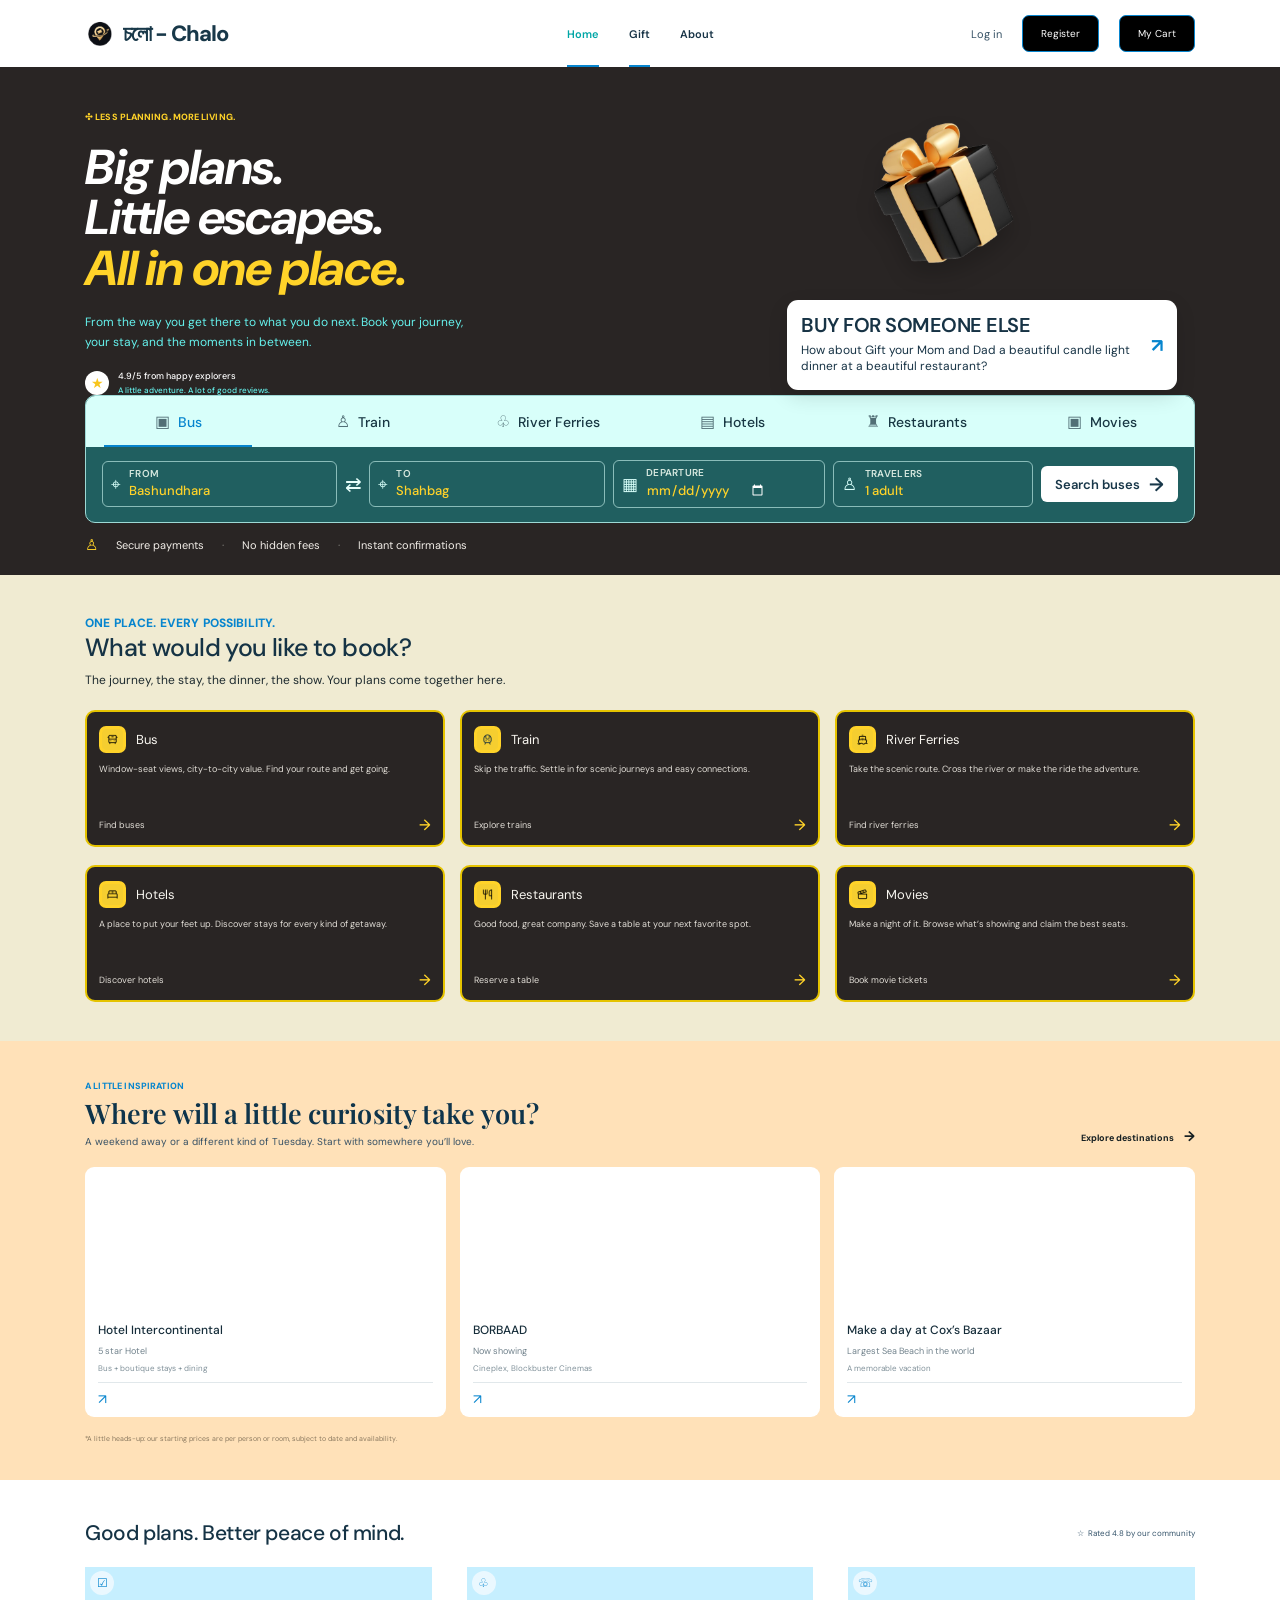
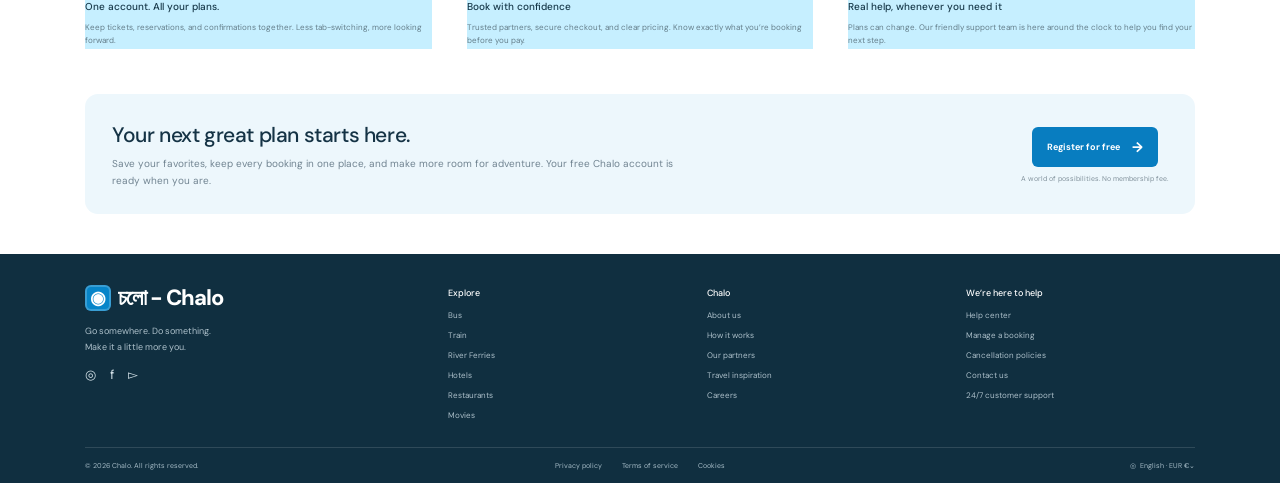
<file: index.html>
<!DOCTYPE html>
<html lang="en">
<head>
  <!-- SECTION 0: DOCUMENT SETUP -->
  <meta charset="UTF-8">
  <meta name="viewport" content="width=device-width, initial-scale=1.0">
  <meta name="description" content="চলো – Chalo: book buses, trains, ferries, hotels, restaurants and movies in one place.">
  <title>চলো – Chalo | All in One Place</title>
  <link rel="preconnect" href="https://fonts.googleapis.com">
  <link rel="preconnect" href="https://fonts.gstatic.com" crossorigin>
  <link href="https://fonts.googleapis.com/css2?family=DM+Sans:wght@400;500;600;700&family=Playfair+Display:wght@500;600;700&display=swap" rel="stylesheet">
  <link rel="stylesheet" href="css/styleshome.css">
  <script src="js/main.js" defer></script>
<script src="js/auth-nav.js" defer></script>
</head>
<body>
  <!-- SECTION 1: HEADER / NAVIGATION -->
  <header class="site-header">
    <div class="container header-inner">
      <a href="index.html" class="brand" aria-label="Chalo home">
        <img src="assets/chalo-logo.png" alt="Chalo logo" class="brand-logo" onerror="this.style.display='none'"><span class="brand-bengali">চলো - Chalo</span>
      </a>
      <button class="menu-toggle" id="menuToggle" aria-label="Toggle menu" aria-expanded="false"><span></span><span></span><span></span></button>
      <nav class="main-nav" id="mainNav">
        <a class="active" href="#home">Home</a>
        <a href="#gift">Gift</a>
        <a href="#about">About</a>
      </nav>
      <div class="header-actions"><a href="login.html" class="login-link">Log in</a><a href="register.html" class="register-btn">Register</a></div>
    </div>
  </header>

  <main>
    <!-- SECTION 2: HERO / GIFT BOOKING INTRO -->
    <section class="hero" id="home">
      <div class="container">
        <div class="hero-layout">
          <div class="hero-copy">
            <p class="eyebrow">✣ LESS PLANNING. MORE LIVING.</p>
            <h1>Big plans.<br>Little escapes.<br><span>All in one place.</span></h1>
            <p class="hero-description">From the way you get there to what you do next. Book your journey, your stay, and the moments in between.</p>
            <div class="rating-proof"><span class="star-bubble">★</span><span><strong>4.9/5 from happy explorers</strong><small>A little adventure. A lot of good reviews.</small></span></div>
          </div>
          <div class="hero-gift" aria-label="Gift booking promotion">
            <a class="gift-illustration" href="gift-booking.html" aria-label="Explore gift booking">
              <!-- Replace assets/gift-box.png with your own transparent PNG file. -->
              <img src="assets/gift-box.png" alt="A wrapped gift box" class="gift-image">
            </a>
            <a class="gift-callout" href="gift-booking.html">
              <span><strong>BUY FOR SOMEONE ELSE</strong><small>How about Gift your Mom and Dad a beautiful candle light dinner at a beautiful restaurant?</small></span><b>↗</b>
            </a>
          </div>
        </div>

        <!-- SECTION 3: CATEGORY TABS + SEARCH FORM -->
        <div class="booking-widget">
          <div class="booking-tabs" role="tablist" aria-label="Booking type">
            <button class="booking-tab active" data-category="Bus" role="tab" aria-selected="true"><span>▣</span> Bus</button>
            <button class="booking-tab" data-category="Train" role="tab" aria-selected="false"><span>♙</span> Train</button>
            <button class="booking-tab" data-category="River Ferries" role="tab" aria-selected="false"><span>♧</span> River Ferries</button>
            <button class="booking-tab" data-category="Hotels" role="tab" aria-selected="false"><span>▤</span> Hotels</button>
            <button class="booking-tab" data-category="Restaurants" role="tab" aria-selected="false"><span>♜</span> Restaurants</button>
            <button class="booking-tab" data-category="Movies" role="tab" aria-selected="false"><span>▣</span> Movies</button>
          </div>
          <form class="booking-form" id="bookingForm">
            <!-- Transport: Bus / Train / River Ferries -->
            <div class="search-layout active" data-layout="transport">
              <label class="booking-field"><span class="field-icon">⌖</span><span class="field-text"><small>FROM</small><select id="fromLocation" aria-label="From location"><option selected>Bashundhara</option><option>Shahbag</option><option>Uttara</option><option>Motijheel</option><option>Gabtoli</option><option>Sayedabad</option><option>Chattogram</option><option>Cox's Bazar</option><option>Sylhet</option></select></span></label>
              <span class="swap-icon" aria-hidden="true">⇄</span>
              <label class="booking-field"><span class="field-icon">⌖</span><span class="field-text"><small>TO</small><select id="toLocation" aria-label="To location"><option>Bashundhara</option><option selected>Shahbag</option><option>Uttara</option><option>Motijheel</option><option>Gabtoli</option><option>Sayedabad</option><option>Chattogram</option><option>Cox's Bazar</option><option>Sylhet</option></select></span></label>
              <label class="booking-field departure-field"><span class="field-icon">▦</span><span class="field-text"><small>DEPARTURE</small><input id="departureDate" type="date" aria-label="Departure date" required></span></label>
              <label class="booking-field travelers-field"><span class="field-icon">♙</span><span class="field-text"><small>TRAVELERS</small><select id="travelers" aria-label="Travelers"><option>1 adult</option><option>2 adults</option><option>3 adults</option><option>4 adults</option><option>5+ adults</option></select></span></label>
            </div>

            <!-- Hotels: Check-in / Check-out / Location / Guests -->
            <div class="search-layout" data-layout="hotels" hidden>
              <label class="booking-field"><span class="field-icon">▦</span><span class="field-text"><small>CHECK IN</small><input id="checkInDate" type="date" aria-label="Check-in date"></span></label>
              <label class="booking-field"><span class="field-icon">▦</span><span class="field-text"><small>CHECK OUT</small><input id="checkOutDate" type="date" aria-label="Check-out date"></span></label>
              <label class="booking-field"><span class="field-icon">⌖</span><span class="field-text"><small>LOCATION</small><select id="hotelLocation" aria-label="Hotel location"><option selected>Dhaka</option><option>Cox's Bazar</option><option>Chattogram</option><option>Sylhet</option><option>Sreemangal</option><option>Bandarban</option></select></span></label>
              <label class="booking-field"><span class="field-icon">♙</span><span class="field-text"><small>GUESTS</small><select id="hotelGuests" aria-label="Number of guests"><option>1 guest</option><option selected>2 guests</option><option>3 guests</option><option>4 guests</option><option>5+ guests</option></select></span></label>
            </div>

            <!-- Restaurants: From time / To time / Date / Seats -->
            <div class="search-layout" data-layout="restaurants" hidden>
              <label class="booking-field"><span class="field-icon">◷</span><span class="field-text"><small>FROM TIME</small><input id="restaurantFromTime" type="time" value="18:00" aria-label="Restaurant from time"></span></label>
              <label class="booking-field"><span class="field-icon">◷</span><span class="field-text"><small>TO TIME</small><input id="restaurantToTime" type="time" value="20:00" aria-label="Restaurant to time"></span></label>
              <label class="booking-field"><span class="field-icon">▦</span><span class="field-text"><small>DATE</small><input id="restaurantDate" type="date" aria-label="Restaurant date"></span></label>
              <label class="booking-field"><span class="field-icon">♙</span><span class="field-text"><small>SEATS</small><select id="restaurantSeats" aria-label="Number of seats"><option>1 seat</option><option selected>2 seats</option><option>3 seats</option><option>4 seats</option><option>5 seats</option><option>6+ seats</option></select></span></label>
            </div>

            <!-- Movies: Show time range / Date / Seats -->
            <div class="search-layout" data-layout="movies" hidden>
              <label class="booking-field"><span class="field-icon">◷</span><span class="field-text"><small>FROM SHOW TIME</small><input id="movieFromTime" type="time" value="14:00" aria-label="From show time"></span></label>
              <label class="booking-field"><span class="field-icon">◷</span><span class="field-text"><small>TO SHOW TIME</small><input id="movieToTime" type="time" value="22:00" aria-label="To show time"></span></label>
              <label class="booking-field"><span class="field-icon">▦</span><span class="field-text"><small>DATE</small><input id="movieDate" type="date" aria-label="Movie date"></span></label>
              <label class="booking-field"><span class="field-icon">♙</span><span class="field-text"><small>SEATS</small><select id="movieSeats" aria-label="Number of seats"><option>1 seat</option><option selected>2 seats</option><option>3 seats</option><option>4 seats</option><option>5 seats</option><option>6+ seats</option></select></span></label>
            </div>
            <button class="search-button" type="submit">Search buses <span>→</span></button>
          </form>
          <p class="booking-feedback" id="bookingFeedback" aria-live="polite"></p>
        </div>
        <div class="trust-strip"><span class="shield">♙</span><span>Secure payments</span><i>·</i><span>No hidden fees</span><i>·</i><span>Instant confirmations</span></div>
      </div>
    </section>

    <!-- SECTION 4: BOOKING CATEGORY CARDS -->
    <section class="services-section" id="services">
      <div class="container">
        <p class="section-kicker">ONE PLACE. EVERY POSSIBILITY.</p>
        <h2 class="section-title">What would you like to book?</h2>
        <p class="section-intro">The journey, the stay, the dinner, the show. Your plans come together here.</p>
        <div class="services-grid">
          <a href="bus.html" class="service-card"><span class="service-icon"><img src="assets/icons/bus.png" alt="Bus icon"></span><span class="service-name">Bus</span><p>Window-seat views, city-to-city value. Find your route and get going.</p><span class="service-link">Find buses <b>→</b></span></a>
          <a href="train.html" class="service-card"><span class="service-icon"><img src="assets/icons/train.png" alt="Train icon"></span><span class="service-name">Train</span><p>Skip the traffic. Settle in for scenic journeys and easy connections.</p><span class="service-link">Explore trains <b>→</b></span></a>
          <a href="ferry.html" class="service-card"><span class="service-icon"><img src="assets/icons/ferry.png" alt="River ferry icon"></span><span class="service-name">River Ferries</span><p>Take the scenic route. Cross the river or make the ride the adventure.</p><span class="service-link">Find river ferries <b>→</b></span></a>
          <a href="hotel.html" class="service-card"><span class="service-icon"><img src="assets/icons/hotel.png" alt="Hotel icon"></span><span class="service-name">Hotels</span><p>A place to put your feet up. Discover stays for every kind of getaway.</p><span class="service-link">Discover hotels <b>→</b></span></a>
          <a href="restaurant.html" class="service-card"><span class="service-icon"><img src="assets/icons/restaurant.png" alt="Restaurant icon"></span><span class="service-name">Restaurants</span><p>Good food, great company. Save a table at your next favorite spot.</p><span class="service-link">Reserve a table <b>→</b></span></a>
          <a href="movies.html" class="service-card"><span class="service-icon"><img src="assets/icons/movies.png" alt="Movies icon"></span><span class="service-name">Movies</span><p>Make a night of it. Browse what’s showing and claim the best seats.</p><span class="service-link">Book movie tickets <b>→</b></span></a>
        </div>
      </div>
    </section>

    <!-- SECTION 5: FEATURED DESTINATIONS / EXPERIENCES -->
    <section class="inspiration-section" id="inspiration">
      <div class="container">
        <div class="inspiration-heading">
          <div><p class="section-kicker">A LITTLE INSPIRATION</p><h2 class="editorial-title">Where will a little curiosity take you?</h2><p class="section-intro">A weekend away or a different kind of Tuesday. Start with somewhere you’ll love.</p></div>
          <a class="explore-link" href="#services">Explore destinations <span>→</span></a>
        </div>
        <div class="destination-grid">
          <article class="destination-card"><a class="destination-image hotel-image" href="assets/intercontinental.jpe" aria-label="Explore Hotel Intercontinental"></a><div class="destination-content"><h3>Hotel Intercontinental</h3><p>5 star Hotel</p><small>Bus + boutique stays + dining</small><a href="assets/intercontinental.jpe" class="card-arrow" aria-label="Explore Hotel Intercontinental">↗</a></div></article>
          <article class="destination-card"><a class="destination-image movie-image" href="assets/borbaad.jpe" aria-label="Explore BORBAAD"></a><div class="destination-content"><h3>BORBAAD</h3><p>Now showing</p><small>Cineplex, Blockbuster Cinemas</small><a href="assets/borbaad.jpe" class="card-arrow" aria-label="Explore BORBAAD">↗</a></div></article>
          <article class="destination-card"><a class="destination-image cox-image" href="assets/coxsbazar.png" aria-label="Explore Cox's Bazaar"></a><div class="destination-content"><h3>Make a day at Cox’s Bazaar</h3><p>Largest Sea Beach in the world</p><small>A memorable vacation</small><a href="assets/coxsbazar.png" class="card-arrow" aria-label="Explore Cox's Bazaar">↗</a></div></article>
        </div>
        <p class="price-disclaimer">*A little heads-up: our starting prices are per person or room, subject to date and availability.</p>
      </div>
    </section>

    <!-- SECTION 6: TRUST / PLATFORM BENEFITS -->
    <section class="benefits-section" id="about">
      <div class="container">
        <div class="benefits-heading"><h2>Good plans. Better peace of mind.</h2><span class="community-rating">☆ &nbsp;Rated 4.8 by our community</span></div>
        <div class="benefits-grid">
          <article class="benefit-card"><span class="benefit-icon">☑</span><h3>One account. All your plans.</h3><p>Keep tickets, reservations, and confirmations together. Less tab-switching, more looking forward.</p></article>
          <article class="benefit-card"><span class="benefit-icon">♧</span><h3>Book with confidence</h3><p>Trusted partners, secure checkout, and clear pricing. Know exactly what you’re booking before you pay.</p></article>
          <article class="benefit-card"><span class="benefit-icon">☏</span><h3>Real help, whenever you need it</h3><p>Plans can change. Our friendly support team is here around the clock to help you find your next step.</p></article>
        </div>
        <!-- SECTION 7: REGISTRATION CALL TO ACTION -->
        <div class="signup-banner"><div><h2>Your next great plan starts here.</h2><p>Save your favorites, keep every booking in one place, and make more room for adventure. Your free Chalo account is ready when you are.</p></div><div class="signup-action"><a href="register.html" class="signup-cta">Register for free <span>→</span></a><small>A world of possibilities. No membership fee.</small></div></div>
      </div>
    </section>
  </main>

  <!-- SECTION 8: FOOTER -->
  <footer class="site-footer">
    <div class="container">
      <div class="footer-main">
        <div class="footer-brand"><a href="#home" class="brand"><span class="brand-symbol">◉</span><span class="brand-bengali">চলো - Chalo</span></a><p>Go somewhere. Do something.<br>Make it a little more you.</p><div class="social-links"><a href="#" aria-label="Instagram">◎</a><a href="#" aria-label="Facebook">f</a><a href="#" aria-label="YouTube">▻</a></div></div>
        <div class="footer-column"><h3>Explore</h3><a href="bus.html">Bus</a><a href="train.html">Train</a><a href="ferry.html">River Ferries</a><a href="hotel.html">Hotels</a><a href="restaurant.html">Restaurants</a><a href="movies.html">Movies</a></div>
        <div class="footer-column"><h3>Chalo</h3><a href="#about">About us</a><a href="#services">How it works</a><a href="#">Our partners</a><a href="#inspiration">Travel inspiration</a><a href="#">Careers</a></div>
        <div class="footer-column"><h3>We’re here to help</h3><a href="#">Help center</a><a href="bookings.html">Manage a booking</a><a href="#">Cancellation policies</a><a href="#">Contact us</a><a href="#">24/7 customer support</a></div>
      </div>
      <div class="footer-bottom"><span>© <span id="year"></span> Chalo. All rights reserved.</span><div class="legal-links"><a href="#">Privacy policy</a><a href="#">Terms of service</a><a href="#">Cookies</a></div><button class="locale-button" type="button">◎ &nbsp;English · EUR €⌄</button></div>
    </div>
  </footer>
</body>
</html>
</file>
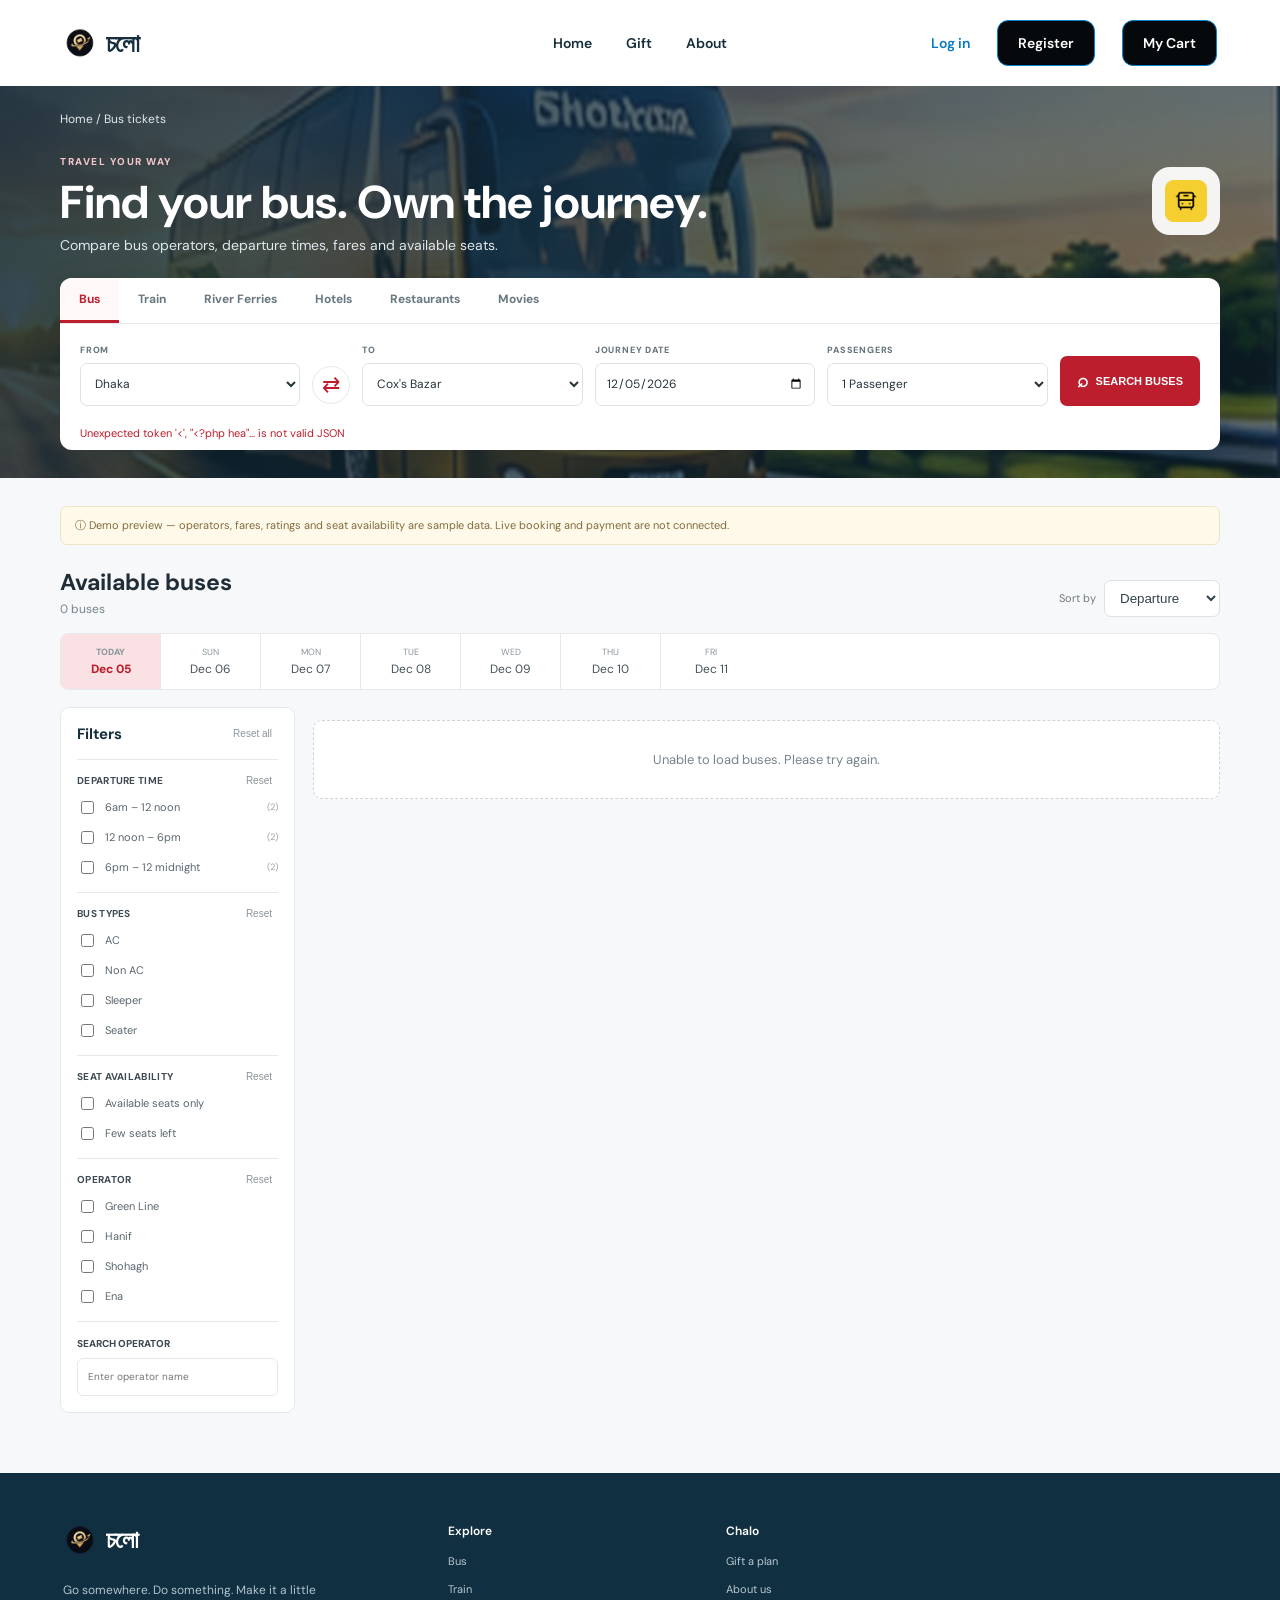
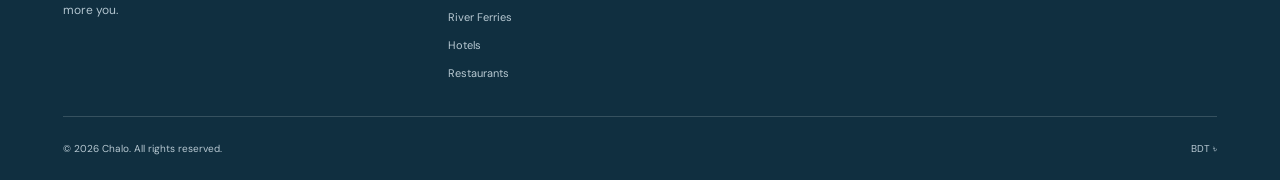
<file: bus.html>
<!DOCTYPE html>
<html lang="en">
<head>
  <meta charset="UTF-8">
  <meta name="viewport" content="width=device-width, initial-scale=1.0">
  <meta name="description" content="Search bus tickets, compare operators and select your seats with Chalo.">
  <title>Bus Tickets | Chalo</title>
  <link rel="stylesheet" href="css/stylescommon.css">
  <link rel="stylesheet" href="css/stylesbus.css">
  <script src="js/card-covers.js" defer></script>
<script src="js/cart-api.js" defer></script>
  <script src="js/bus.js" defer></script>
  <script src="js/auth-nav.js" defer></script>
</head>
<body>
<header class="site-header">
  <div class="header-inner">
    <a href="index.html" class="brand"><img src="assets/chalo-logo.png" class="brand-logo" alt="Chalo"><span>চলো</span></a>
    <nav class="main-nav"><a href="index.html">Home</a><a href="gift-booking.html">Gift</a><a href="index.html#about">About</a></nav>
    <div class="header-actions"><a href="cart.html" class="login-link">
      Cart
      <span id="headerCartCount">0</span>
  </a><a href="login.html" class="login-link">Log in</a><a href="register.html" class="register-btn">Register</a></div>
  </div>
</header>

<main>
  <section class="bus-search-hero">
    <div class="bus-container">
      <div class="breadcrumb"><a href="index.html">Home</a> / Bus tickets</div>
      <div class="hero-copy"><div><span class="eyebrow">TRAVEL YOUR WAY</span><h1>Find your bus. Own the journey.</h1><p>Compare bus operators, departure times, fares and available seats.</p></div><img src="assets/icons/bus.png" alt="" class="bus-hero-icon"></div>
      <div class="search-shell">
        <nav class="category-tabs" aria-label="Travel categories">
          <a class="active" href="bus.html">Bus</a><a href="train.html">Train</a><a href="ferry.html">River Ferries</a><a href="hotel.html">Hotels</a><a href="restaurant.html">Restaurants</a><a href="movies.html">Movies</a>
        </nav>
        <form id="searchForm" class="bus-search-form">
          <label class="search-field"><span>FROM</span><select id="from" name="from"><option value="Dhaka">Dhaka</option><option>Chattogram</option><option>Sylhet</option><option>Rajshahi</option><option>Khulna</option><option>Barishal</option><option>Rangpur</option></select></label>
          <button class="swap-btn" id="swapRoute" type="button" aria-label="Swap source and destination">⇄</button>
          <label class="search-field"><span>TO</span><select id="to" name="to"><option>Cox's Bazar</option><option>Chattogram</option><option>Sylhet</option><option>Dhaka</option><option>Rajshahi</option><option>Khulna</option><option>Rangpur</option></select></label>
          <label class="search-field"><span>JOURNEY DATE</span><input id="date" name="date" type="date" required></label>
          <label class="search-field passenger-field"><span>PASSENGERS</span><select id="passengers" name="passengers"><option value="1">1 Passenger</option><option value="2">2 Passengers</option><option value="3">3 Passengers</option><option value="4">4 Passengers</option><option value="5">5 Passengers</option></select></label>
          <button class="search-btn" type="submit"><span>⌕</span> SEARCH BUSES</button>
        </form>
        <p id="searchMessage" class="search-message" aria-live="polite"></p>
      </div>
    </div>
  </section>

  <section class="results-section">
    <div class="bus-container">
      <div class="demo-notice">ⓘ Demo preview — operators, fares, ratings and seat availability are sample data. Live booking and payment are not connected.</div>
      <div class="results-topline">
        <div><h2 id="resultHeading">Available buses</h2><p id="resultCount">Showing 6 buses</p></div>
        <label class="sort-control">Sort by <select id="sortBy"><option value="departure">Departure</option><option value="price-low">Lowest fare</option><option value="price-high">Highest fare</option><option value="rating">Rating</option></select></label>
      </div>
      <div class="date-strip" id="dateStrip" aria-label="Choose travel date"></div>
      <div class="results-layout">
        <aside class="filter-panel">
          <div class="filter-title"><h3>Filters</h3><button id="resetFilters" type="button">Reset all</button></div>
          <div class="filter-group"><div class="filter-group-title"><h4>DEPARTURE TIME</h4><button data-reset="departure">Reset</button></div>
            <label><input type="checkbox" name="departure" value="morning"> 6am – 12 noon <small>(2)</small></label>
            <label><input type="checkbox" name="departure" value="afternoon"> 12 noon – 6pm <small>(2)</small></label>
            <label><input type="checkbox" name="departure" value="evening"> 6pm – 12 midnight <small>(2)</small></label>
          </div>
          <div class="filter-group"><div class="filter-group-title"><h4>BUS TYPES</h4><button data-reset="type">Reset</button></div>
            <label><input type="checkbox" name="type" value="AC"> AC</label>
            <label><input type="checkbox" name="type" value="Non-AC"> Non AC</label>
            <label><input type="checkbox" name="type" value="Sleeper"> Sleeper</label>
            <label><input type="checkbox" name="type" value="Seater"> Seater</label>
          </div>
          <div class="filter-group"><div class="filter-group-title"><h4>SEAT AVAILABILITY</h4><button data-reset="seats">Reset</button></div>
            <label><input type="checkbox" name="seats" value="available"> Available seats only</label>
            <label><input type="checkbox" name="seats" value="few"> Few seats left</label>
          </div>
          <div class="filter-group"><div class="filter-group-title"><h4>OPERATOR</h4><button data-reset="operator">Reset</button></div>
            <label><input type="checkbox" name="operator" value="Green Line"> Green Line</label>
            <label><input type="checkbox" name="operator" value="Hanif"> Hanif</label>
            <label><input type="checkbox" name="operator" value="Shohagh"> Shohagh</label>
            <label><input type="checkbox" name="operator" value="Ena"> Ena</label>
          </div>
          <label class="keyword-filter">SEARCH OPERATOR<input id="keyword" type="search" placeholder="Enter operator name"></label>
        </aside>
        <div class="bus-results-column">
          <div id="resultsList" class="bus-results-list">
            <article class="bus-result-card" data-name="Green Line Paribahan" data-type="AC Sleeper" data-price="1800" data-rating="4.8" data-departure="09:00" data-period="morning" data-seats="18" data-operator="Green Line">
              <div class="operator-mark green">GL</div><div class="bus-info"><div class="operator-line"><h3>Green Line Paribahan</h3><span class="rating">★ 4.8 / 5</span><span class="rating-count">124 ratings</span></div><p class="bus-type">AC Sleeper (2+1) · 18 seats left · Wi-Fi · Charging</p><div class="journey-line"><div><strong>09:00 AM</strong><small class="journey-date">Today</small><small class="place-label from-place">Dhaka</small></div><div class="journey-duration"><span></span><small>8 hrs 30 mins</small><span></span></div><div><strong>05:30 PM</strong><small class="journey-date">Today</small><small class="place-label to-place">Cox's Bazar</small></div></div><div class="bus-card-links"><span>Photos</span><span>Amenities</span><span>Boarding points</span><span>Reviews</span><span>Policies</span></div></div><div class="fare-panel"><small>Ticket fare</small><strong>৳1,800</strong><button class="select-seat-btn" type="button">SELECT SEATS</button></div>
            </article>
            <article class="bus-result-card" data-name="Hanif Enterprise" data-type="AC Seater" data-price="1200" data-rating="4.5" data-departure="12:15" data-period="afternoon" data-seats="5" data-operator="Hanif">
              <div class="operator-mark red">H</div><div class="bus-info"><div class="operator-line"><h3>Hanif Enterprise</h3><span class="rating">★ 4.5 / 5</span><span class="rating-count">98 ratings</span></div><p class="bus-type">AC Seater (2+2) · 5 seats left · Charging</p><div class="journey-line"><div><strong>12:15 PM</strong><small class="journey-date">Today</small><small class="place-label from-place">Dhaka</small></div><div class="journey-duration"><span></span><small>7 hrs 45 mins</small><span></span></div><div><strong>08:00 PM</strong><small class="journey-date">Today</small><small class="place-label to-place">Cox's Bazar</small></div></div><div class="bus-card-links"><span>Photos</span><span>Amenities</span><span>Boarding points</span><span>Reviews</span><span>Policies</span></div></div><div class="fare-panel"><small>Ticket fare</small><strong>৳1,200</strong><button class="select-seat-btn" type="button">SELECT SEATS</button><em>Only 5 seats left</em></div>
            </article>
            <article class="bus-result-card" data-name="Shohagh Paribahan" data-type="AC Seater" data-price="1100" data-rating="4.4" data-departure="06:30" data-period="morning" data-seats="22" data-operator="Shohagh">
              <div class="operator-mark blue">SP</div><div class="bus-info"><div class="operator-line"><h3>Shohagh Paribahan</h3><span class="rating">★ 4.4 / 5</span><span class="rating-count">76 ratings</span></div><p class="bus-type">AC Seater (2+2) · 22 seats left · AC · Charging</p><div class="journey-line"><div><strong>06:30 AM</strong><small class="journey-date">Today</small><small class="place-label from-place">Dhaka</small></div><div class="journey-duration"><span></span><small>8 hrs 10 mins</small><span></span></div><div><strong>02:40 PM</strong><small class="journey-date">Today</small><small class="place-label to-place">Cox's Bazar</small></div></div><div class="bus-card-links"><span>Photos</span><span>Amenities</span><span>Boarding points</span><span>Reviews</span><span>Policies</span></div></div><div class="fare-panel"><small>Ticket fare</small><strong>৳1,100</strong><button class="select-seat-btn" type="button">SELECT SEATS</button></div>
            </article>
            <article class="bus-result-card" data-name="Ena Transport" data-type="Non-AC Seater" data-price="750" data-rating="4.2" data-departure="15:00" data-period="afternoon" data-seats="30" data-operator="Ena">
              <div class="operator-mark orange">E</div><div class="bus-info"><div class="operator-line"><h3>Ena Transport</h3><span class="rating">★ 4.2 / 5</span><span class="rating-count">63 ratings</span></div><p class="bus-type">Non-AC Seater (2+2) · 30 seats left</p><div class="journey-line"><div><strong>03:00 PM</strong><small class="journey-date">Today</small><small class="place-label from-place">Dhaka</small></div><div class="journey-duration"><span></span><small>9 hrs 00 mins</small><span></span></div><div><strong>12:00 AM</strong><small class="journey-date">Tomorrow</small><small class="place-label to-place">Cox's Bazar</small></div></div><div class="bus-card-links"><span>Photos</span><span>Amenities</span><span>Boarding points</span><span>Reviews</span><span>Policies</span></div></div><div class="fare-panel"><small>Ticket fare</small><strong>৳750</strong><button class="select-seat-btn" type="button">SELECT SEATS</button></div>
            </article>
            <article class="bus-result-card" data-name="Green Line Paribahan" data-type="AC Seater" data-price="1500" data-rating="4.7" data-departure="20:30" data-period="evening" data-seats="12" data-operator="Green Line">
              <div class="operator-mark green">GL</div><div class="bus-info"><div class="operator-line"><h3>Green Line Paribahan</h3><span class="rating">★ 4.7 / 5</span><span class="rating-count">112 ratings</span></div><p class="bus-type">AC Seater (2+2) · 12 seats left · Wi-Fi</p><div class="journey-line"><div><strong>08:30 PM</strong><small class="journey-date">Today</small><small class="place-label from-place">Dhaka</small></div><div class="journey-duration"><span></span><small>8 hrs 20 mins</small><span></span></div><div><strong>04:50 AM</strong><small class="journey-date">Tomorrow</small><small class="place-label to-place">Cox's Bazar</small></div></div><div class="bus-card-links"><span>Photos</span><span>Amenities</span><span>Boarding points</span><span>Reviews</span><span>Policies</span></div></div><div class="fare-panel"><small>Ticket fare</small><strong>৳1,500</strong><button class="select-seat-btn" type="button">SELECT SEATS</button></div>
            </article>
            <article class="bus-result-card" data-name="Hanif Enterprise" data-type="Non-AC Sleeper" data-price="900" data-rating="4.1" data-departure="22:00" data-period="evening" data-seats="3" data-operator="Hanif">
              <div class="operator-mark red">H</div><div class="bus-info"><div class="operator-line"><h3>Hanif Enterprise</h3><span class="rating">★ 4.1 / 5</span><span class="rating-count">54 ratings</span></div><p class="bus-type">Non-AC Sleeper · 3 seats left</p><div class="journey-line"><div><strong>10:00 PM</strong><small class="journey-date">Today</small><small class="place-label from-place">Dhaka</small></div><div class="journey-duration"><span></span><small>9 hrs 15 mins</small><span></span></div><div><strong>07:15 AM</strong><small class="journey-date">Tomorrow</small><small class="place-label to-place">Cox's Bazar</small></div></div><div class="bus-card-links"><span>Photos</span><span>Amenities</span><span>Boarding points</span><span>Reviews</span><span>Policies</span></div></div><div class="fare-panel"><small>Ticket fare</small><strong>৳900</strong><button class="select-seat-btn" type="button">SELECT SEATS</button><em>Only 3 seats left</em></div>
            </article>
          </div>
          <p id="emptyState" class="empty-state" hidden>No buses found. Please change your filters or search route.</p>
        </div>
      </div>
    </div>
  </section>
</main>

<div class="seat-modal" id="seatModal" aria-hidden="true">
  <div class="seat-dialog" role="dialog" aria-modal="true" aria-labelledby="seatTitle">
    <button class="modal-close" id="closeSeatModal" type="button" aria-label="Close">×</button>
    <div class="seat-modal-head"><div><span class="eyebrow">CHOOSE YOUR SEAT</span><h2 id="seatTitle">Select seats</h2><p id="modalBusName">Bus operator</p></div><div class="modal-fare"><small>Per seat</small><strong id="modalFare">৳0</strong></div></div>
    <div class="seat-legend"><span><i class="seat-dot available"></i> Available</span><span><i class="seat-dot selected"></i> Selected</span><span><i class="seat-dot booked"></i> Booked</span></div>
    <div class="bus-layout">
      <div class="driver-row"><span>FRONT</span><span class="steering">◉</span></div>
      <div class="seat-grid" id="seatGrid"></div>
      <div class="rear-label">REAR</div>
    </div>
    <div class="seat-summary"><div><small>Selected seats</small><strong id="selectedSeatNames">None</strong></div><div><small>Total amount</small><strong id="selectedTotal">৳0</strong></div></div>
    <button class="continue-btn" id="continueBooking" type="button" disabled>Continue to booking →</button>
    <p class="modal-demo-note">Demo only: seat selection is stored in this browser. No payment or confirmed booking is made.</p>
  </div>
</div>

<footer class="site-footer">
  <div class="footer-inner">
    <div class="footer-brand"><a class="brand footer-logo" href="index.html"><img src="assets/chalo-logo.png" class="brand-logo" alt="">চলো</a><p>Go somewhere. Do something. Make it a little more you.</p></div>
    <div class="footer-column"><h3>Explore</h3><a href="bus.html">Bus</a><a href="train.html">Train</a><a href="ferry.html">River Ferries</a><a href="hotel.html">Hotels</a><a href="restaurant.html">Restaurants</a></div>
    <div class="footer-column"><h3>Chalo</h3><a href="gift-booking.html">Gift a plan</a><a href="index.html#about">About us</a></div>
  </div>
  <div class="footer-bottom"><span>© 2026 Chalo. All rights reserved.</span><span>BDT ৳</span></div>
</footer>
</body>
</html>
</file>
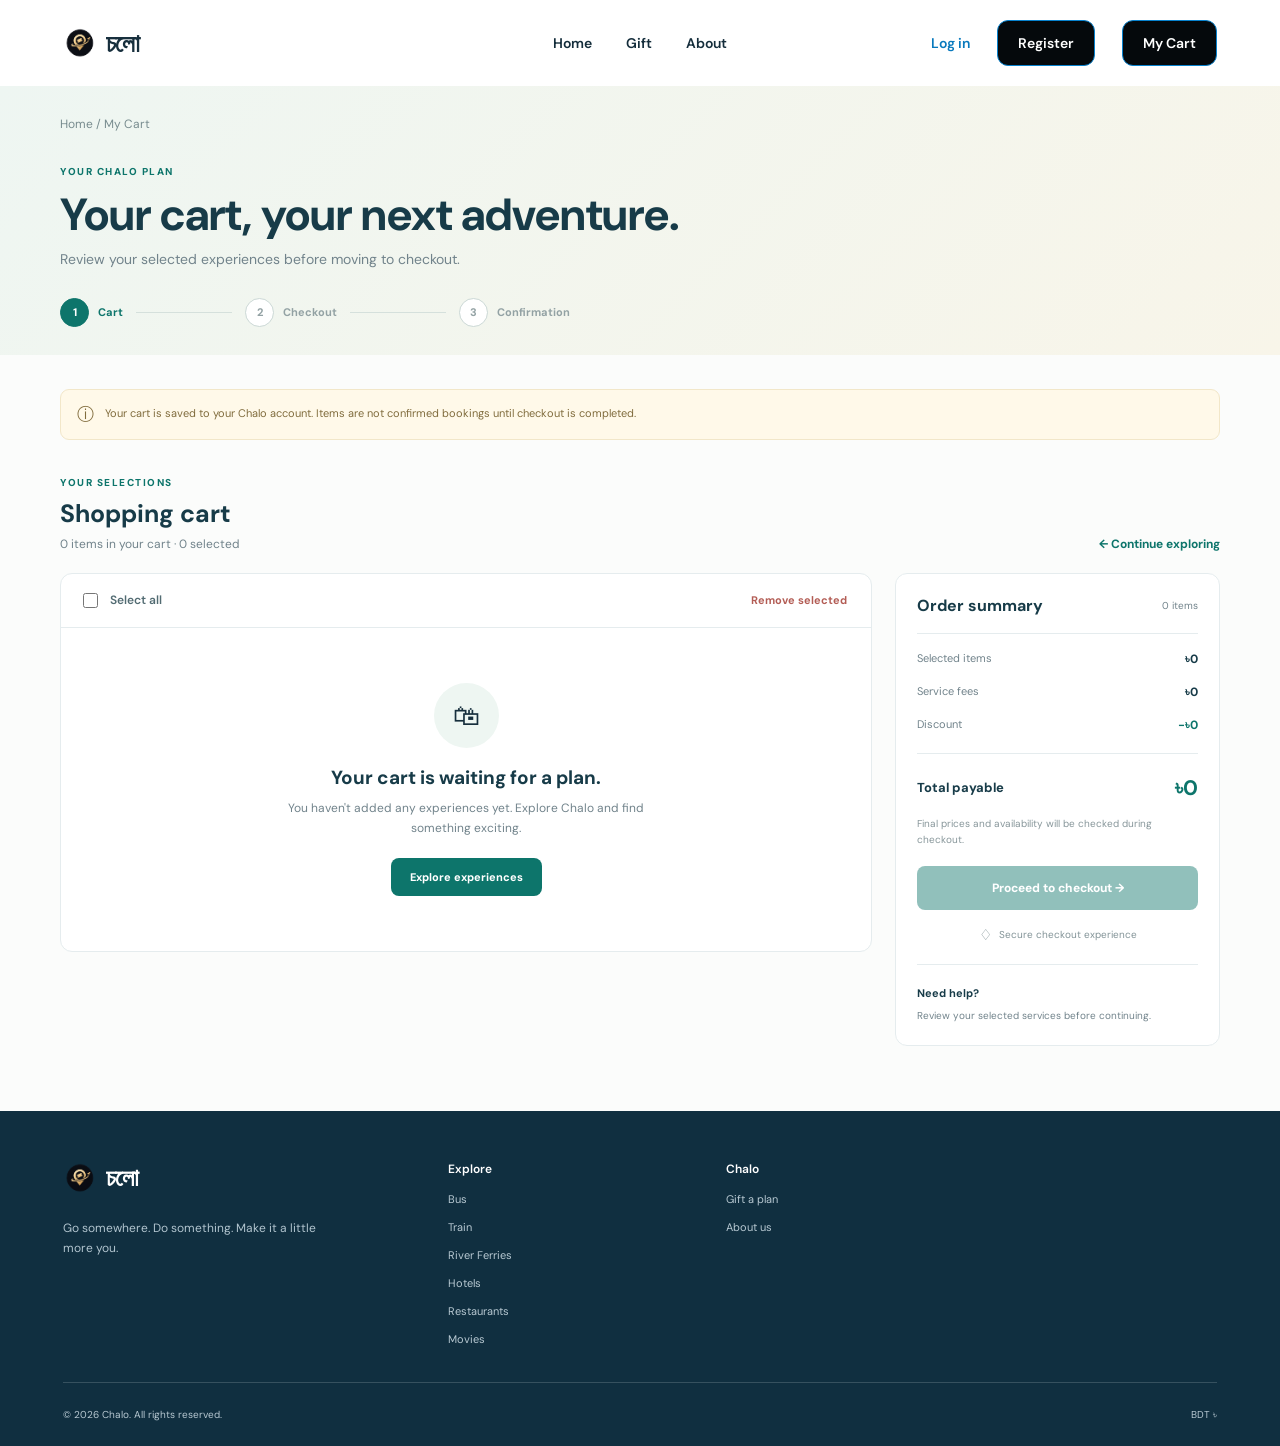
<file: cart.html>
<!DOCTYPE html>
<html lang="en">
<head>
    <meta charset="UTF-8">
    <meta name="viewport" content="width=device-width, initial-scale=1.0">
    <meta name="description" content="Review your selected bookings and continue to Chalo checkout.">
    <title>My Cart | Chalo</title>

    <link rel="stylesheet" href="css/stylescommon.css">
    <link rel="stylesheet" href="css/stylescart.css">

    <script src="js/auth-nav.js" defer></script>
    <script src="js/cart.js" defer></script>
</head>

<body>

<header class="site-header">
    <div class="header-inner">
        <a href="index.html" class="brand">
            <img src="assets/chalo-logo.png" class="brand-logo" alt="Chalo logo">
            <span>চলো</span>
        </a>

        <nav class="main-nav">
            <a href="index.html">Home</a>
            <a href="gift-booking.html">Gift</a>
            <a href="index.html#about">About</a>
        </nav>

        <div class="header-actions">
            <a href="login.html" class="login-link">Log in</a>
            <a href="register.html" class="register-btn">Register</a>
        </div>
    </div>
</header>

<main class="cart-page">

    <section class="cart-hero">
        <div class="cart-container">
            <div class="breadcrumb">
                <a href="index.html">Home</a> / My Cart
            </div>

            <span class="eyebrow">YOUR CHALO PLAN</span>
            <h1>Your cart, your next adventure.</h1>
            <p>Review your selected experiences before moving to checkout.</p>

            <div class="cart-progress">
                <div class="progress-step active">
                    <span>1</span>
                    <strong>Cart</strong>
                </div>

                <div class="progress-line"></div>

                <div class="progress-step">
                    <span>2</span>
                    <strong>Checkout</strong>
                </div>

                <div class="progress-line"></div>

                <div class="progress-step">
                    <span>3</span>
                    <strong>Confirmation</strong>
                </div>
            </div>
        </div>
    </section>

    <section class="cart-content">
        <div class="cart-container">

            <div class="cart-demo-notice">
                <span>ⓘ</span>
                <p>
                    Your cart is saved to your Chalo account.
                    Items are not confirmed bookings until checkout is completed.
                </p>
            </div>

            <div class="cart-heading">
                <div>
                    <span class="eyebrow">YOUR SELECTIONS</span>
                    <h2>Shopping cart</h2>
                    <p id="cartItemCount">Your selected services will appear here.</p>
                </div>

                <a href="index.html" class="continue-shopping">
                    ← Continue exploring
                </a>
            </div>

            <div class="cart-layout">

                <!-- Cart items -->
                <section class="cart-items-panel">

                    <div class="cart-items-toolbar">
                        <label class="select-all-label">
                            <input type="checkbox" id="selectAllItems" checked>
                            <span>Select all</span>
                        </label>

                        <button type="button" id="removeSelectedItems">
                            Remove selected
                        </button>
                    </div>

                    <div id="cartItems" class="cart-items-list">

                        <!-- JavaScript renders cart items here -->

                    </div>

                    <div id="cartEmptyState" class="cart-empty-state" hidden>
                        <div class="empty-cart-icon">🛍</div>
                        <h3>Your cart is waiting for a plan.</h3>
                        <p>
                            You haven't added any experiences yet.
                            Explore Chalo and find something exciting.
                        </p>
                        <a href="index.html" class="cart-primary-btn">
                            Explore experiences
                        </a>
                    </div>

                </section>

                <!-- Order summary -->
                <aside class="cart-summary">

                    <div class="summary-heading">
                        <h3>Order summary</h3>
                        <span id="summaryItemCount">0 items</span>
                    </div>

                    <div class="summary-row">
                        <span>Selected items</span>
                        <strong id="summarySubtotal">৳0</strong>
                    </div>

                    <div class="summary-row">
                        <span>Service fees</span>
                        <strong id="summaryFees">৳0</strong>
                    </div>

                    <div class="summary-row discount-row" id="discountRow" hidden>
                        <span>Discount</span>
                        <strong id="summaryDiscount">−৳0</strong>
                    </div>

                    <div class="summary-divider"></div>

                    <div class="summary-total">
                        <span>Total payable</span>
                        <strong id="summaryTotal">৳0</strong>
                    </div>

                    <p class="summary-note">
                        Final prices and availability will be checked during checkout.
                    </p>

                    <button
                        type="button"
                        class="checkout-btn"
                        id="proceedCheckout"
                        disabled>
                        Proceed to checkout →
                    </button>

                    <div class="secure-checkout">
                        <span>♢</span>
                        <p>Secure checkout experience</p>
                    </div>

                    <div class="summary-help">
                        <strong>Need help?</strong>
                        <p>Review your selected services before continuing.</p>
                    </div>

                </aside>

            </div>
        </div>
    </section>

</main>

<footer class="site-footer">
    <div class="footer-inner">

        <div class="footer-brand">
            <a class="brand footer-logo" href="index.html">
                <img src="assets/chalo-logo.png" class="brand-logo" alt="">
                চলো
            </a>
            <p>Go somewhere. Do something. Make it a little more you.</p>
        </div>

        <div class="footer-column">
            <h3>Explore</h3>
            <a href="bus.html">Bus</a>
            <a href="train.html">Train</a>
            <a href="ferry.html">River Ferries</a>
            <a href="hotel.html">Hotels</a>
            <a href="restaurant.html">Restaurants</a>
            <a href="movies.html">Movies</a>
        </div>

        <div class="footer-column">
            <h3>Chalo</h3>
            <a href="gift-booking.html">Gift a plan</a>
            <a href="index.html#about">About us</a>
        </div>

    </div>

    <div class="footer-bottom">
        <span>© 2026 Chalo. All rights reserved.</span>
        <span>BDT ৳</span>
    </div>
</footer>

</body>
</html>
</file>
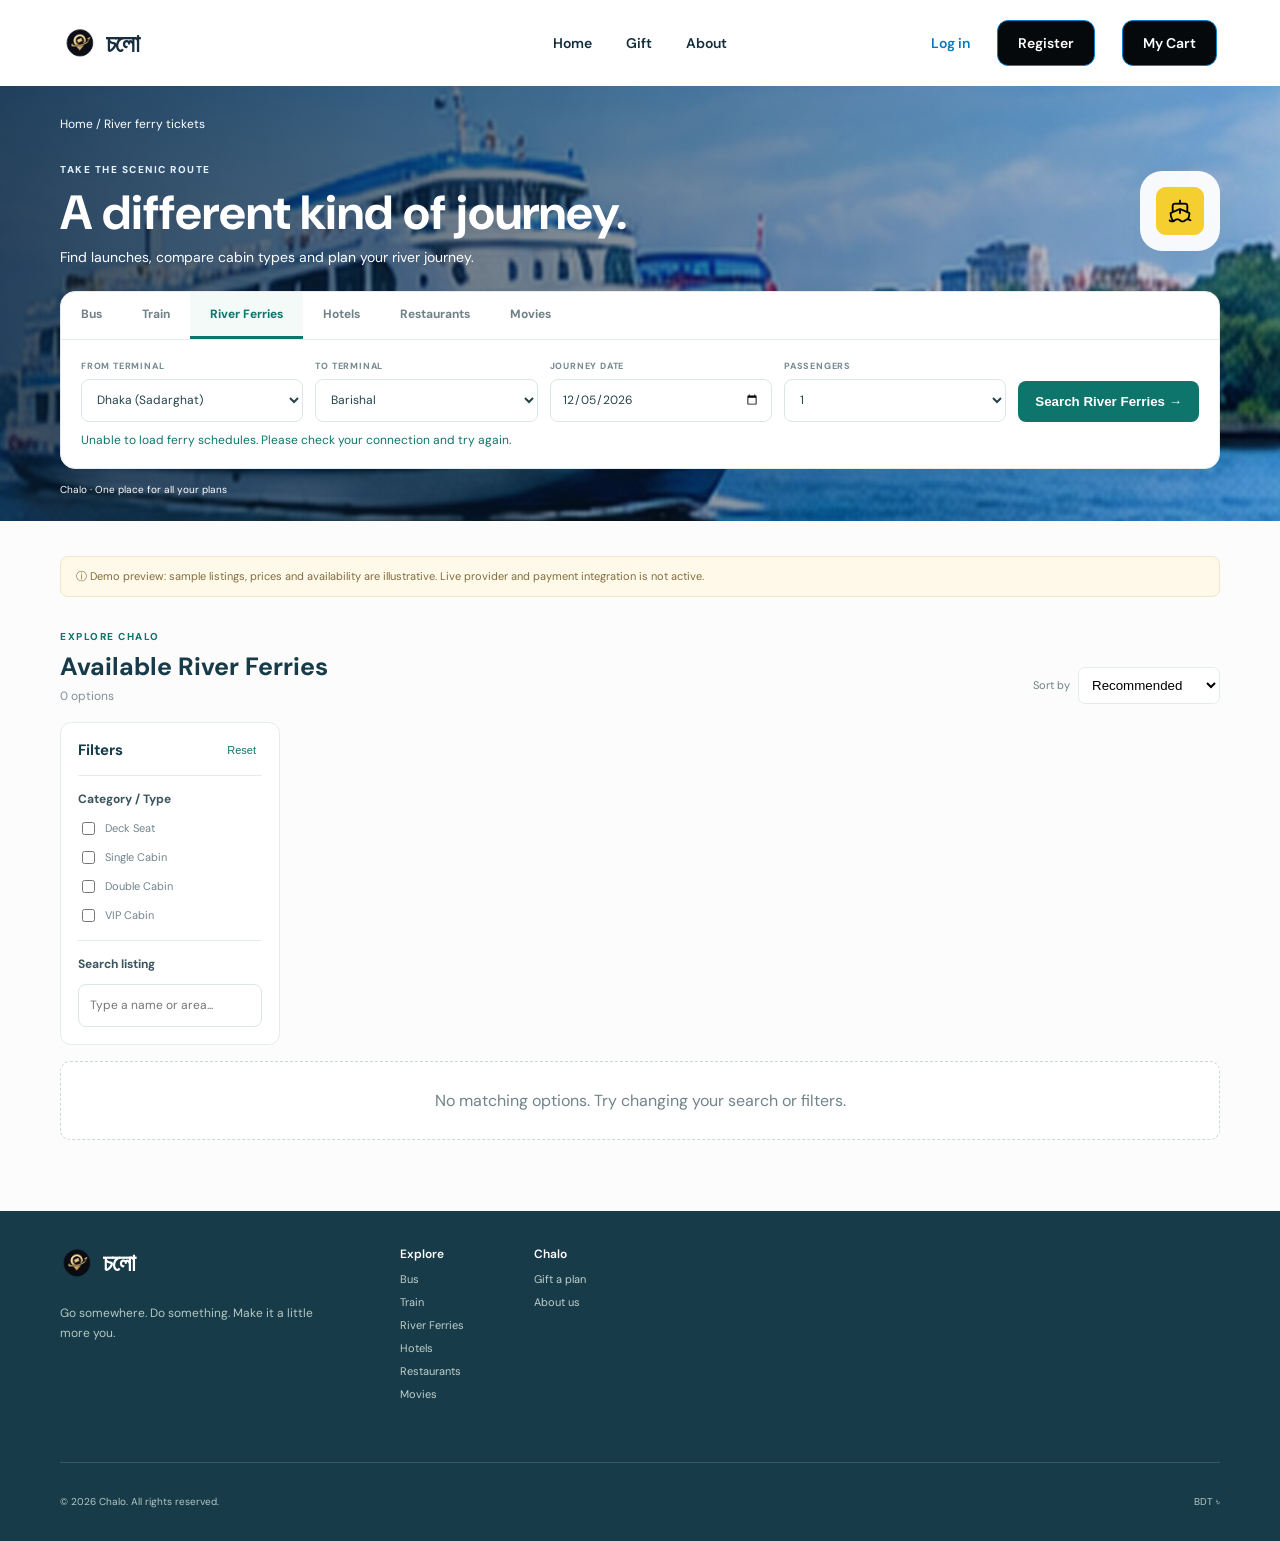
<file: ferry.html>
<!doctype html><html lang="en"><head><meta charset="utf-8"><meta name="viewport" content="width=device-width,initial-scale=1"><meta name="description" content="Find launches, compare cabin types and plan your river journey."><title>River ferry tickets | Chalo</title><link rel="stylesheet" href="css/stylescommon.css"><link rel="stylesheet" href="css/stylesferry.css"><script src="js/card-covers.js" defer></script>
<script src="js/cart-api.js" defer></script><script src="js/ferry.js" defer></script><script src="js/auth-nav.js" defer></script></head><body><header class="site-header"><div class="header-inner"><a href="index.html" class="brand"><img src="assets/chalo-logo.png" class="brand-logo" alt="Chalo logo"><span>চলো</span></a><nav class="main-nav"><a href="index.html">Home</a><a href="gift-booking.html">Gift</a><a href="index.html#about">About</a></nav><div class="header-actions"><a href="cart.html" class="login-link">
    Cart
    <span id="headerCartCount">0</span>
</a><a href="login.html" class="login-link">Log in</a><a href="register.html" class="register-btn">Register</a></div></div></header><main><section class="catalog-hero"><div class="catalog-wrap"><div class="breadcrumb"><a href="index.html">Home</a> / River ferry tickets</div><div class="hero-title"><div><span class="eyebrow">TAKE THE SCENIC ROUTE</span><h1>A different kind of journey.</h1><p>Find launches, compare cabin types and plan your river journey.</p></div><img src="assets/icons/ferry.png" alt="" class="hero-category-icon"></div><div class="search-panel"><nav class="category-tabs"><a class="" href="bus.html">Bus</a><a class="" href="train.html">Train</a><a class="active" href="ferry.html">River Ferries</a><a class="" href="hotel.html">Hotels</a><a class="" href="restaurant.html">Restaurants</a><a class="" href="movies.html">Movies</a></nav><form id="searchForm" class="search-form"><div class="search-fields"><label class="field"><small>FROM TERMINAL</small><select id="from" name="from"><option>Dhaka (Sadarghat)</option><option>Barishal</option><option>Chandpur</option></select></label><label class="field"><small>TO TERMINAL</small><select id="to" name="to"><option>Barishal</option><option>Dhaka (Sadarghat)</option><option>Bhola</option><option>Chandpur</option></select></label><label class="field"><small>JOURNEY DATE</small><input id="date" name="date" type="date" required></label><label class="field"><small>PASSENGERS</small><select id="passengers" name="passengers"><option>1</option><option>2</option><option>3</option><option>4</option><option>5</option></select></label><button class="primary-btn" type="submit">Search River Ferries →</button></div><p id="searchMessage" class="search-message" aria-live="polite"></p></form></div><p class="hero-note">Chalo · One place for all your plans</p></div></section><section class="catalog-main"><div class="catalog-wrap"><div class="demo-notice">ⓘ Demo preview: sample listings, prices and availability are illustrative. Live provider and payment integration is not active.</div><div class="catalog-heading"><div><span class="eyebrow">EXPLORE CHALO</span><h2 id="resultHeading">Recommended River Ferries</h2><p id="resultCount">3 sample options</p></div><label class="sort-label">Sort by <select id="sortBy"><option value="recommended">Recommended</option><option value="price-low">Price: low to high</option><option value="name">Name</option></select></label></div><div class="catalog-layout"><aside class="filter-panel"><div class="filter-heading"><h3>Filters</h3><button id="resetFilters" type="button">Reset</button></div><div class="filter-group"><h4>Category / Type</h4><label><input type="checkbox" value="Deck Seat"> Deck Seat</label><label><input type="checkbox" value="Single Cabin"> Single Cabin</label><label><input type="checkbox" value="Double Cabin"> Double Cabin</label><label><input type="checkbox" value="VIP Cabin"> VIP Cabin</label></div><div class="filter-group"><h4>Search listing</h4><input id="keyword" type="search" placeholder="Type a name or area..."></div></aside><div id="resultsGrid" class="results-grid"><article class="service-card" data-name="sundarban launch service" data-category="double cabin" data-price="2300" data-search="sundarban launch service dhaka → barishal double cabin"><div class="card-image"><img loading="lazy" src="assets/images/ferry/sundarban.jpg" alt="Sundarban Launch Service" onerror="this.src='assets/chalo-logo.png'"><span class="rating">★ 4.2</span></div><div class="card-body"><div class="card-kicker">Double Cabin</div><h3>Sundarban Launch Service</h3><p>Dhaka → Barishal</p><div class="card-meta">08:30 PM</div><div class="card-bottom"><strong>৳2,300</strong><button class="action-btn" type="button">View cabins</button></div></div></article><article class="service-card" data-name="green line waterways" data-category="business seat" data-price="1200" data-search="green line waterways dhaka → barishal business seat"><div class="card-image"><img loading="lazy" src="assets/images/ferry/greenline-waterways.jpg" alt="Green Line Waterways" onerror="this.src='assets/chalo-logo.png'"><span class="rating">★ 4.5</span></div><div class="card-body"><div class="card-kicker">Business Seat</div><h3>Green Line Waterways</h3><p>Dhaka → Barishal</p><div class="card-meta">07:00 AM</div><div class="card-bottom"><strong>৳1,200</strong><button class="action-btn" type="button">View cabins</button></div></div></article><article class="service-card" data-name="mv tipu" data-category="deck seat" data-price="350" data-search="mv tipu dhaka → chandpur deck seat"><div class="card-image"><img loading="lazy" src="assets/images/ferry/tipu.jpg" alt="MV Tipu" onerror="this.src='assets/chalo-logo.png'"><span class="rating">★ 4.1</span></div><div class="card-body"><div class="card-kicker">Deck Seat</div><h3>MV Tipu</h3><p>Dhaka → Chandpur</p><div class="card-meta">06:30 PM</div><div class="card-bottom"><strong>৳350</strong><button class="action-btn" type="button">View cabins</button></div></div></article></div></div><p id="emptyState" class="empty-state" hidden>No matching options. Try changing your search or filters.</p></div></section></main><footer class="site-footer"><div class="footer-inner"><div class="footer-brand"><a class="brand footer-logo" href="index.html"><img src="assets/chalo-logo.png" class="brand-logo" alt="">চলো</a><p>Go somewhere. Do something. Make it a little more you.</p></div><div class="footer-column"><h3>Explore</h3><a href="bus.html">Bus</a><a href="train.html">Train</a><a href="ferry.html">River Ferries</a><a href="hotel.html">Hotels</a><a href="restaurant.html">Restaurants</a><a href="movies.html">Movies</a></div><div class="footer-column"><h3>Chalo</h3><a href="gift-booking.html">Gift a plan</a><a href="index.html#about">About us</a></div></div><div class="footer-bottom"><span>© 2026 Chalo. All rights reserved.</span><span>BDT ৳</span></div></footer></body></html>
</file>
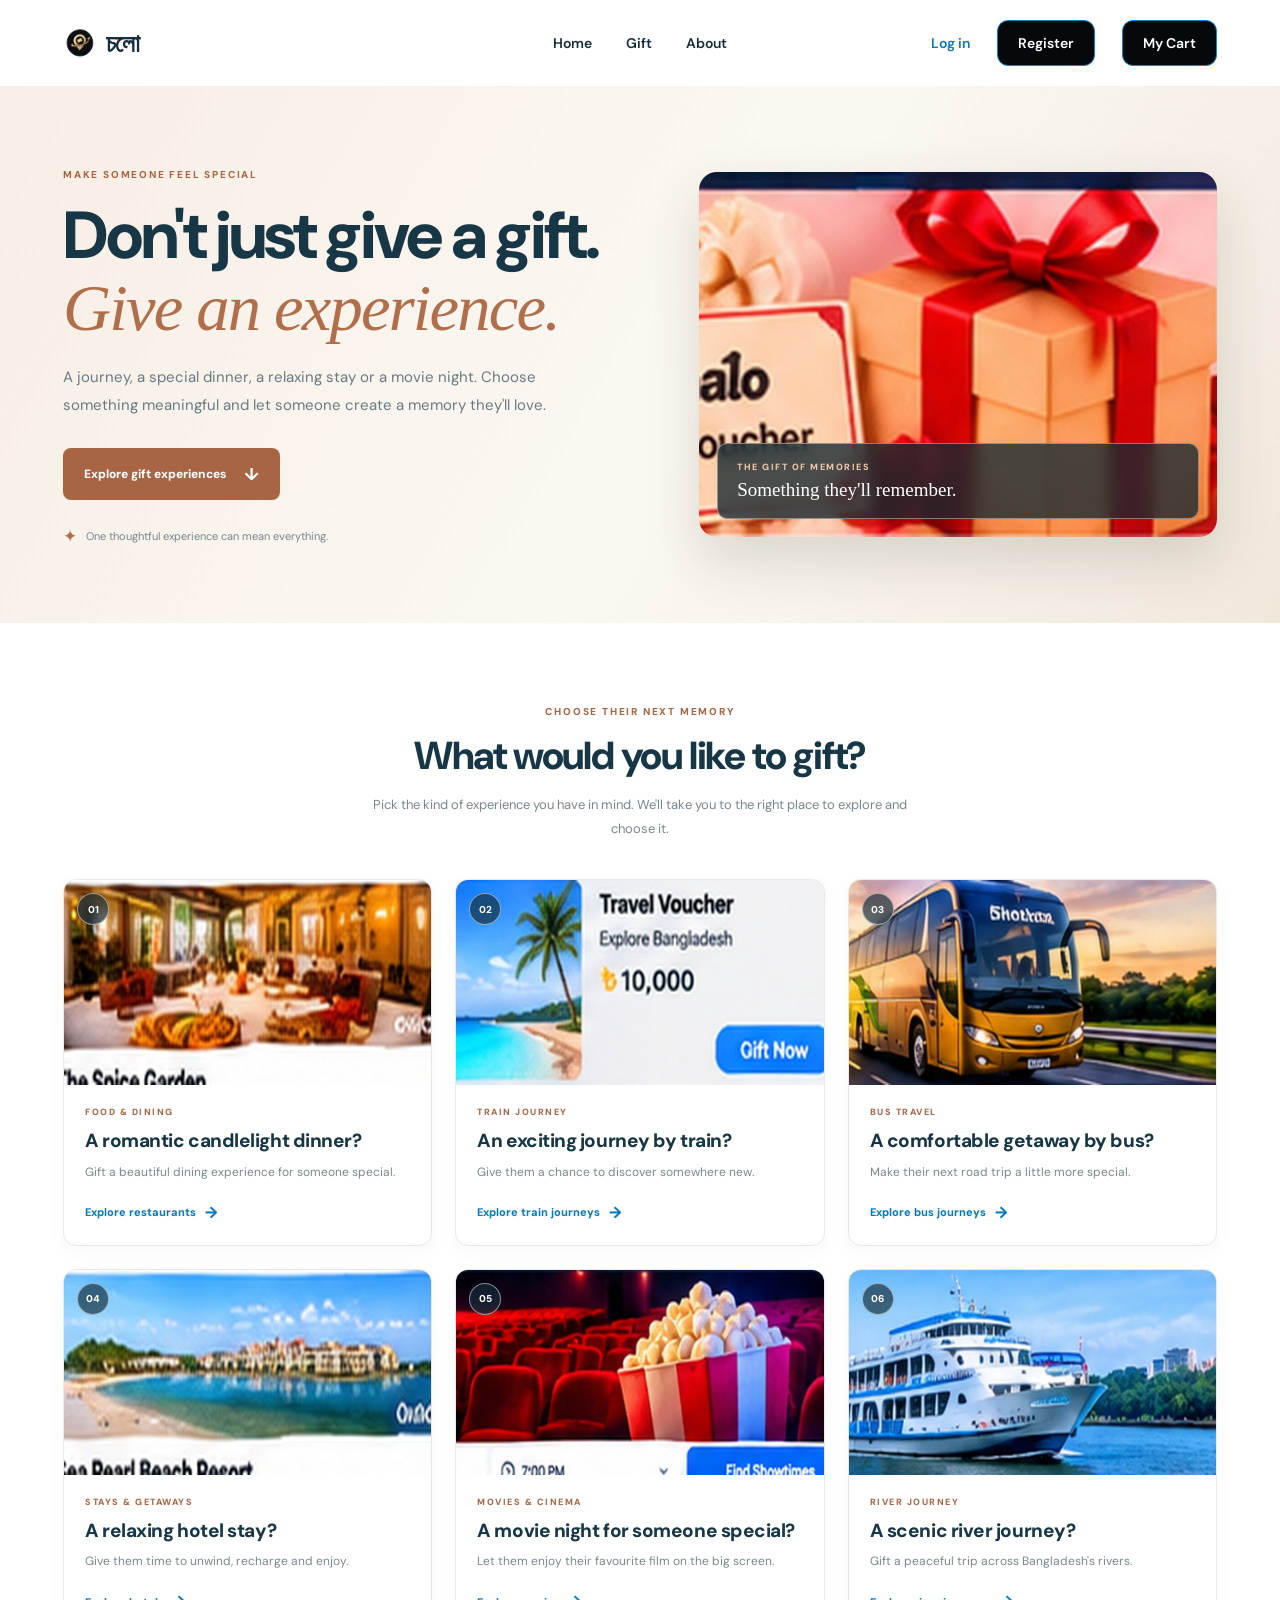
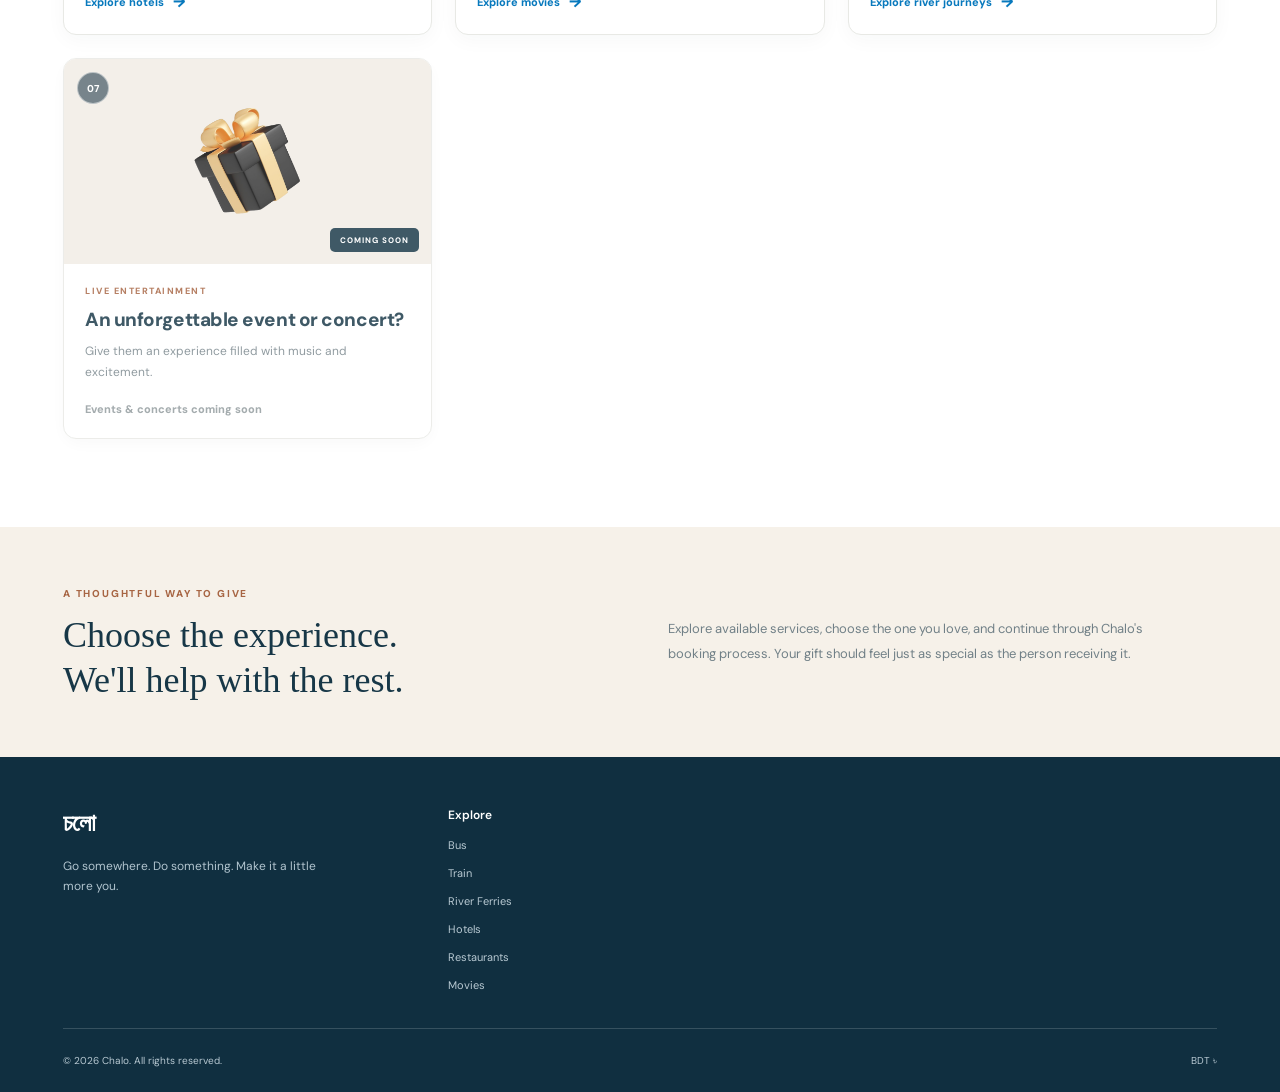
<file: gift-booking.html>
<!DOCTYPE html>
<html lang="en">
<head>
    <meta charset="UTF-8">
    <meta name="viewport" content="width=device-width, initial-scale=1.0">
    <title>Gift an Experience | চলো – Chalo</title>

    <link rel="stylesheet" href="css/stylescommon.css">
    <link rel="stylesheet" href="css/stylesgift.css">

    <script src="js/auth-nav.js" defer></script>
</head>
<body>

<header class="site-header">
    <div class="header-inner">
        <a href="index.html" class="brand">
            <img src="assets/chalo-logo.png" class="brand-logo" alt="Chalo logo">
            <span>চলো</span>
        </a>

        <nav class="main-nav">
            <a href="index.html">Home</a>
            <a href="gift-booking.html" aria-current="page">Gift</a>
            <a href="index.html#about">About</a>
        </nav>

        <div class="header-actions">
            <a href="login.html" class="login-link">Log in</a>
            <a href="register.html" class="register-btn">Register</a>
        </div>
    </div>
</header>

<main>

    <!-- Gift landing hero -->
    <section class="gift-hero">
        <div class="gift-wrap gift-hero-inner">
            <div class="gift-hero-content">
                <span class="gift-eyebrow">MAKE SOMEONE FEEL SPECIAL</span>

                <h1>
                    Don't just give a gift.
                    <em>Give an experience.</em>
                </h1>

                <p>
                    A journey, a special dinner, a relaxing stay or a movie night.
                    Choose something meaningful and let someone create a memory
                    they'll love.
                </p>

                <a href="#giftExperiences" class="gift-hero-button">
                    Explore gift experiences
                    <span aria-hidden="true">↓</span>
                </a>

                <div class="gift-hero-note">
                    <span class="gift-note-icon">✦</span>
                    One thoughtful experience can mean everything.
                </div>
            </div>

            <div class="gift-hero-visual">
                <img
                    src="assets/images/gifts/hero.jpg"
                    alt="A beautifully wrapped gift representing memorable experiences"
                >
                <div class="gift-visual-caption">
                    <span>THE GIFT OF MEMORIES</span>
                    <strong>Something they'll remember.</strong>
                </div>
            </div>
        </div>
    </section>

    <!-- Experience category selection -->
    <section class="gift-experiences" id="giftExperiences">
        <div class="gift-wrap">

            <div class="gift-section-heading">
                <span class="gift-eyebrow">CHOOSE THEIR NEXT MEMORY</span>
                <h2>What would you like to gift?</h2>
                <p>
                    Pick the kind of experience you have in mind.
                    We'll take you to the right place to explore and choose it.
                </p>
            </div>

            <div class="experience-grid">

                <!-- Restaurant -->
                <a class="experience-card" href="restaurant.html?mode=gift">
                    <div class="experience-image">
                        <img
                            src="assets/images/gifts/dining.jpg"
                            alt="Romantic candlelight dinner"
                            loading="lazy"
                        >
                        <span class="experience-number">01</span>
                    </div>
                    <div class="experience-content">
                        <span class="experience-category">FOOD & DINING</span>
                        <h3>A romantic candlelight dinner?</h3>
                        <p>Gift a beautiful dining experience for someone special.</p>
                        <span class="experience-link">
                            Explore restaurants <span aria-hidden="true">→</span>
                        </span>
                    </div>
                </a>

                <!-- Train -->
                <a class="experience-card" href="train.html?mode=gift">
                    <div class="experience-image">
                        <img
                            src="assets/images/gifts/travel.jpg"
                            alt="A scenic train journey"
                            loading="lazy"
                        >
                        <span class="experience-number">02</span>
                    </div>
                    <div class="experience-content">
                        <span class="experience-category">TRAIN JOURNEY</span>
                        <h3>An exciting journey by train?</h3>
                        <p>Give them a chance to discover somewhere new.</p>
                        <span class="experience-link">
                            Explore train journeys <span aria-hidden="true">→</span>
                        </span>
                    </div>
                </a>

                <!-- Bus -->
                <a class="experience-card" href="bus.html?mode=gift">
                    <div class="experience-image">
                        <img
                            src="assets/images/bus/hero.jpg"
                            alt="Comfortable intercity bus travel"
                            loading="lazy"
                        >
                        <span class="experience-number">03</span>
                    </div>
                    <div class="experience-content">
                        <span class="experience-category">BUS TRAVEL</span>
                        <h3>A comfortable getaway by bus?</h3>
                        <p>Make their next road trip a little more special.</p>
                        <span class="experience-link">
                            Explore bus journeys <span aria-hidden="true">→</span>
                        </span>
                    </div>
                </a>

                <!-- Hotel -->
                <a class="experience-card" href="hotel.html?mode=gift">
                    <div class="experience-image">
                        <img
                            src="assets/images/gifts/hotel.jpg"
                            alt="A relaxing hotel stay"
                            loading="lazy"
                        >
                        <span class="experience-number">04</span>
                    </div>
                    <div class="experience-content">
                        <span class="experience-category">STAYS & GETAWAYS</span>
                        <h3>A relaxing hotel stay?</h3>
                        <p>Give them time to unwind, recharge and enjoy.</p>
                        <span class="experience-link">
                            Explore hotels <span aria-hidden="true">→</span>
                        </span>
                    </div>
                </a>

                <!-- Movies -->
                <a class="experience-card" href="movies.html?mode=gift">
                    <div class="experience-image">
                        <img
                            src="assets/images/movies/hero.jpg"
                            alt="A cinema movie night"
                            loading="lazy"
                        >
                        <span class="experience-number">05</span>
                    </div>
                    <div class="experience-content">
                        <span class="experience-category">MOVIES & CINEMA</span>
                        <h3>A movie night for someone special?</h3>
                        <p>Let them enjoy their favourite film on the big screen.</p>
                        <span class="experience-link">
                            Explore movies <span aria-hidden="true">→</span>
                        </span>
                    </div>
                </a>

                <!-- Ferry -->
                <a class="experience-card" href="ferry.html?mode=gift">
                    <div class="experience-image">
                        <img
                            src="assets/images/ferry/hero.jpg"
                            alt="A scenic river launch journey"
                            loading="lazy"
                        >
                        <span class="experience-number">06</span>
                    </div>
                    <div class="experience-content">
                        <span class="experience-category">RIVER JOURNEY</span>
                        <h3>A scenic river journey?</h3>
                        <p>Gift a peaceful trip across Bangladesh's rivers.</p>
                        <span class="experience-link">
                            Explore river journeys <span aria-hidden="true">→</span>
                        </span>
                    </div>
                </a>

                <!-- Events: page not yet available -->
                <div class="experience-card experience-card-disabled"
                     aria-label="Events and concerts coming soon">
                    <div class="experience-image">
                        <img
                            src="assets/gift-box.png"
                            alt="Gift illustration"
                            loading="lazy"
                        >
                        <span class="experience-number">07</span>
                        <span class="coming-soon-label">COMING SOON</span>
                    </div>
                    <div class="experience-content">
                        <span class="experience-category">LIVE ENTERTAINMENT</span>
                        <h3>An unforgettable event or concert?</h3>
                        <p>Give them an experience filled with music and excitement.</p>
                        <span class="experience-link experience-link-disabled">
                            Events & concerts coming soon
                        </span>
                    </div>
                </div>

            </div>
        </div>
    </section>

    <!-- Simple explanation -->
    <section class="gift-bottom">
        <div class="gift-wrap gift-bottom-inner">
            <div>
                <span class="gift-eyebrow">A THOUGHTFUL WAY TO GIVE</span>
                <h2>Choose the experience.<br>We'll help with the rest.</h2>
            </div>

            <p>
                Explore available services, choose the one you love,
                and continue through Chalo's booking process.
                Your gift should feel just as special as the person receiving it.
            </p>
        </div>
    </section>

</main>

<footer class="site-footer">
    <div class="footer-inner">
        <div class="footer-brand">
            <a class="brand footer-logo" href="index.html">চলো</a>
            <p>Go somewhere. Do something. Make it a little more you.</p>
        </div>

        <div class="footer-column">
            <h3>Explore</h3>
            <a href="bus.html">Bus</a>
            <a href="train.html">Train</a>
            <a href="ferry.html">River Ferries</a>
            <a href="hotel.html">Hotels</a>
            <a href="restaurant.html">Restaurants</a>
            <a href="movies.html">Movies</a>
        </div>
    </div>

    <div class="footer-bottom">
        <span>© 2026 Chalo. All rights reserved.</span>
        <span>BDT ৳</span>
    </div>
</footer>

</body>
</html>
</file>
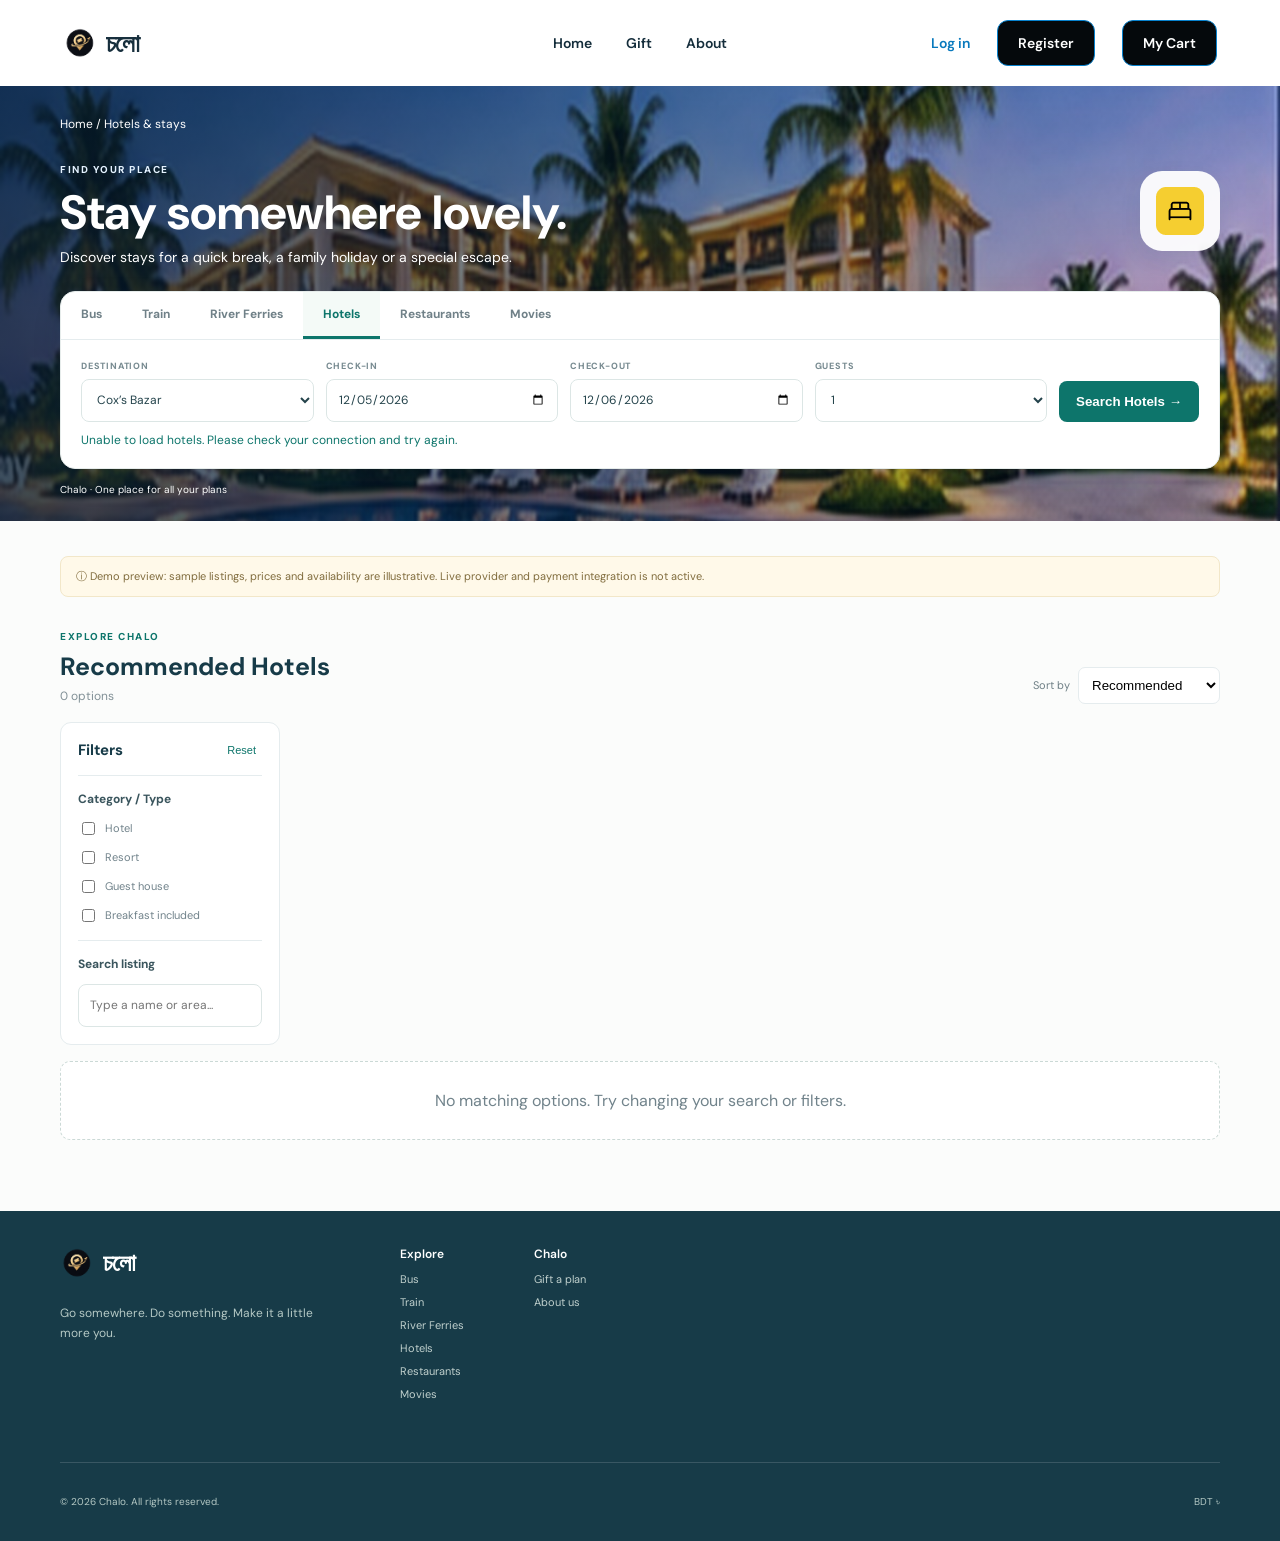
<file: hotel.html>
<!doctype html><html lang="en"><head><meta charset="utf-8"><meta name="viewport" content="width=device-width,initial-scale=1"><meta name="description" content="Discover stays for a quick break, a family holiday or a special escape."><title>Hotels & stays | Chalo</title><link rel="stylesheet" href="css/stylescommon.css"><link rel="stylesheet" href="css/styleshotel.css"><script src="js/card-covers.js" defer></script>
<script src="js/cart-api.js" defer></script><script src="js/hotel.js" defer></script><script src="js/auth-nav.js" defer></script></head><body><header class="site-header"><div class="header-inner"><a href="index.html" class="brand"><img src="assets/chalo-logo.png" class="brand-logo" alt="Chalo logo"><span>চলো</span></a><nav class="main-nav"><a href="index.html">Home</a><a href="gift-booking.html">Gift</a><a href="index.html#about">About</a></nav><div class="header-actions"><a href="cart.html" class="login-link">
    Cart
    <span id="headerCartCount">0</span>
</a><a href="login.html" class="login-link">Log in</a><a href="register.html" class="register-btn">Register</a></div></div></header><main><section class="catalog-hero"><div class="catalog-wrap"><div class="breadcrumb"><a href="index.html">Home</a> / Hotels & stays</div><div class="hero-title"><div><span class="eyebrow">FIND YOUR PLACE</span><h1>Stay somewhere lovely.</h1><p>Discover stays for a quick break, a family holiday or a special escape.</p></div><img src="assets/icons/hotel.png" alt="" class="hero-category-icon"></div><div class="search-panel"><nav class="category-tabs"><a class="" href="bus.html">Bus</a><a class="" href="train.html">Train</a><a class="" href="ferry.html">River Ferries</a><a class="active" href="hotel.html">Hotels</a><a class="" href="restaurant.html">Restaurants</a><a class="" href="movies.html">Movies</a></nav><form id="searchForm" class="search-form"><div class="search-fields"><label class="field"><small>DESTINATION</small><select id="location" name="location"><option>Cox’s Bazar</option><option>Dhaka</option><option>Sylhet</option><option>Sreemangal</option><option>Bandarban</option></select></label><label class="field"><small>CHECK-IN</small><input id="checkin" name="checkin" type="date" required></label><label class="field"><small>CHECK-OUT</small><input id="checkout" name="checkout" type="date" required></label><label class="field"><small>GUESTS</small><select id="guests" name="guests"><option>1</option><option>2</option><option>3</option><option>4</option><option>5</option><option>6</option></select></label><button class="primary-btn" type="submit">Search Hotels →</button></div><p id="searchMessage" class="search-message" aria-live="polite"></p></form></div><p class="hero-note">Chalo · One place for all your plans</p></div></section><section class="catalog-main"><div class="catalog-wrap"><div class="demo-notice">ⓘ Demo preview: sample listings, prices and availability are illustrative. Live provider and payment integration is not active.</div><div class="catalog-heading"><div><span class="eyebrow">EXPLORE CHALO</span><h2 id="resultHeading">Recommended Hotels</h2><p id="resultCount">3 sample options</p></div><label class="sort-label">Sort by <select id="sortBy"><option value="recommended">Recommended</option><option value="price-low">Price: low to high</option><option value="name">Name</option></select></label></div><div class="catalog-layout"><aside class="filter-panel"><div class="filter-heading"><h3>Filters</h3><button id="resetFilters" type="button">Reset</button></div><div class="filter-group"><h4>Category / Type</h4><label><input type="checkbox" value="Hotel"> Hotel</label><label><input type="checkbox" value="Resort"> Resort</label><label><input type="checkbox" value="Guest house"> Guest house</label><label><input type="checkbox" value="Breakfast included"> Breakfast included</label></div><div class="filter-group"><h4>Search listing</h4><input id="keyword" type="search" placeholder="Type a name or area..."></div></aside><div id="resultsGrid" class="results-grid"><article class="service-card" data-name="sea pearl beach resort" data-category="deluxe room · breakfast" data-price="12500" data-search="sea pearl beach resort inani, cox’s bazar deluxe room · breakfast"><div class="card-image"><img loading="lazy" src="assets/images/hotel/seapearl.jpg" alt="Sea Pearl Beach Resort" onerror="this.src='assets/chalo-logo.png'"><span class="rating">★ 4.7</span></div><div class="card-body"><div class="card-kicker">Deluxe Room · Breakfast</div><h3>Sea Pearl Beach Resort</h3><p>Inani, Cox’s Bazar</p><div class="card-meta">Check-in 2:00 PM</div><div class="card-bottom"><strong>৳12,500 / night</strong><button class="action-btn" type="button">Choose room</button></div></div></article><article class="service-card" data-name="the intercontinental dhaka" data-category="classic room · city view" data-price="18000" data-search="the intercontinental dhaka shahbag, dhaka classic room · city view"><div class="card-image"><img loading="lazy" src="assets/images/hotel/intercontinental.jpg" alt="The InterContinental Dhaka" onerror="this.src='assets/chalo-logo.png'"><span class="rating">★ 4.8</span></div><div class="card-body"><div class="card-kicker">Classic Room · City view</div><h3>The InterContinental Dhaka</h3><p>Shahbag, Dhaka</p><div class="card-meta">Check-in 3:00 PM</div><div class="card-bottom"><strong>৳18,000 / night</strong><button class="action-btn" type="button">Choose room</button></div></div></article><article class="service-card" data-name="sylhet garden resort" data-category="garden view · 2 guests" data-price="6500" data-search="sylhet garden resort sylhet garden view · 2 guests"><div class="card-image"><img loading="lazy" src="assets/images/hotel/sylhet.jpg" alt="Sylhet Garden Resort" onerror="this.src='assets/chalo-logo.png'"><span class="rating">★ 4.3</span></div><div class="card-body"><div class="card-kicker">Garden View · 2 guests</div><h3>Sylhet Garden Resort</h3><p>Sylhet</p><div class="card-meta">Check-in 2:00 PM</div><div class="card-bottom"><strong>৳6,500 / night</strong><button class="action-btn" type="button">Choose room</button></div></div></article></div></div><p id="emptyState" class="empty-state" hidden>No matching options. Try changing your search or filters.</p></div></section></main><footer class="site-footer"><div class="footer-inner"><div class="footer-brand"><a class="brand footer-logo" href="index.html"><img src="assets/chalo-logo.png" class="brand-logo" alt="">চলো</a><p>Go somewhere. Do something. Make it a little more you.</p></div><div class="footer-column"><h3>Explore</h3><a href="bus.html">Bus</a><a href="train.html">Train</a><a href="ferry.html">River Ferries</a><a href="hotel.html">Hotels</a><a href="restaurant.html">Restaurants</a><a href="movies.html">Movies</a></div><div class="footer-column"><h3>Chalo</h3><a href="gift-booking.html">Gift a plan</a><a href="index.html#about">About us</a></div></div><div class="footer-bottom"><span>© 2026 Chalo. All rights reserved.</span><span>BDT ৳</span></div></footer></body></html>
</file>
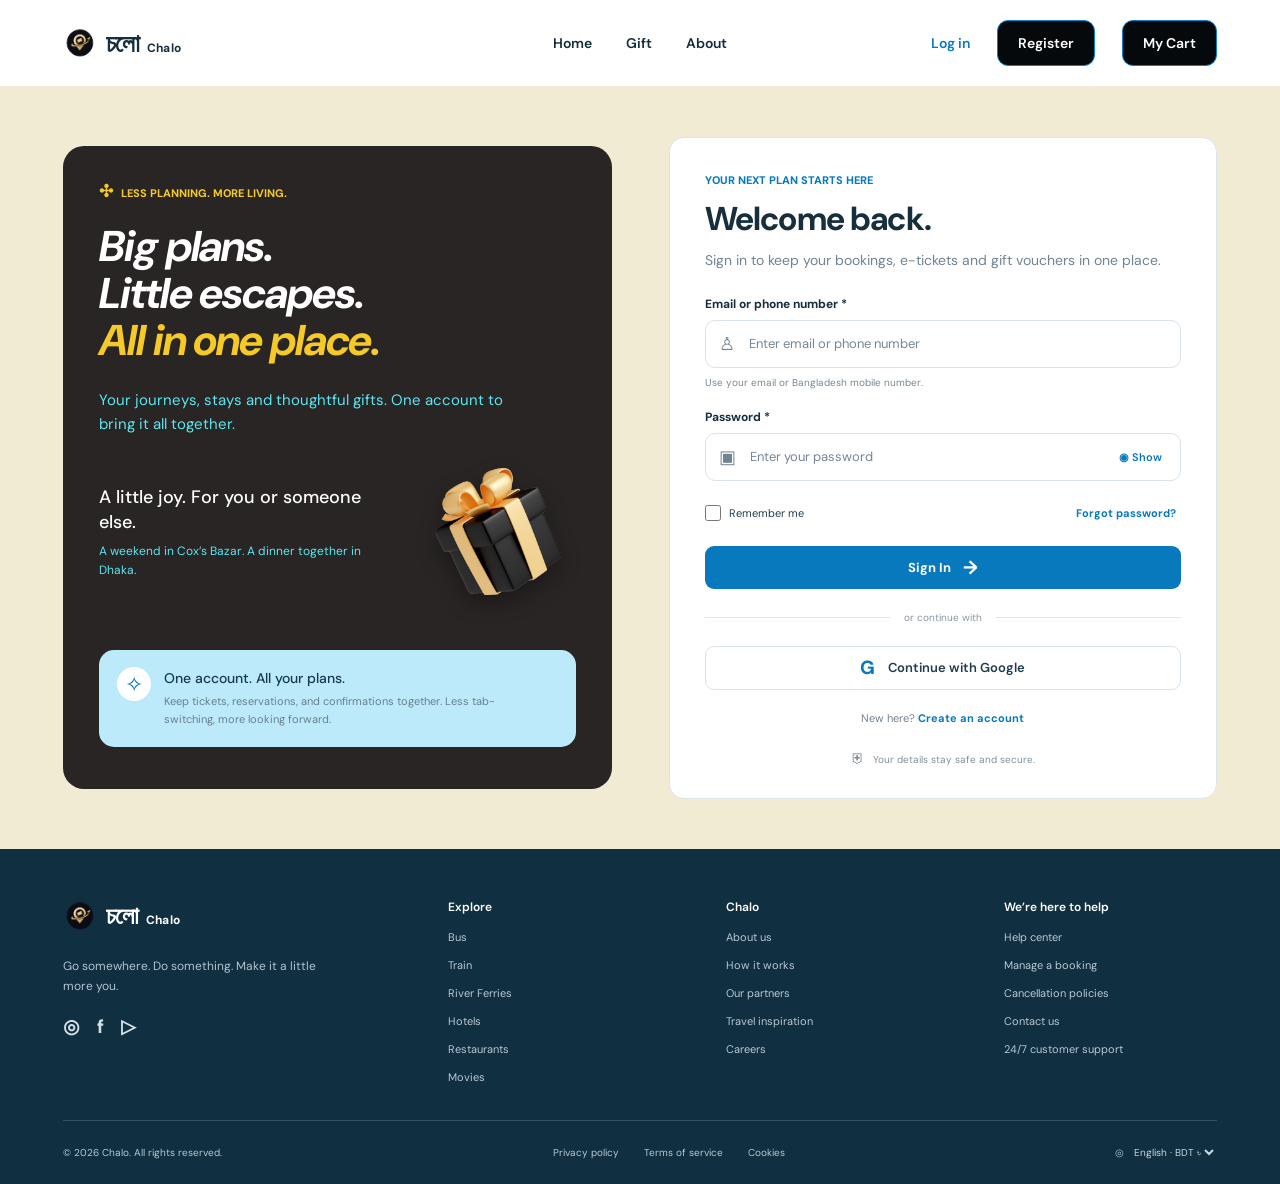
<file: login.html>
<!DOCTYPE html>
<html lang="en">
<head>
  <meta charset="UTF-8"><meta name="viewport" content="width=device-width, initial-scale=1.0">
  <meta name="description" content="Sign in to Chalo and keep your bookings, e-tickets and gift vouchers together.">
  <title>Log in | Chalo</title>
  <link rel="preconnect" href="https://fonts.googleapis.com"><link rel="preconnect" href="https://fonts.gstatic.com" crossorigin>
  <link href="https://fonts.googleapis.com/css2?family=DM+Sans:wght@400;500;600;700;800&display=swap" rel="stylesheet">
  <link rel="stylesheet" href="css/stylescommon.css">
  <link rel="stylesheet" href="css/styleslogin.css"><script src="js/auth-nav.js" defer></script><script src="js/login.js" defer></script>
</head>
<body>
<header class="site-header"><div class="header-inner">
  <a class="brand" href="index.html" aria-label="Chalo home"><img src="assets/chalo-logo.png" alt="" class="brand-logo" onerror="this.style.display='none'"><span>চলো <small>Chalo</small></span></a>
  <nav class="main-nav" aria-label="Main navigation"><a href="index.html">Home</a><a href="gift-booking.html">Gift</a><a href="index.html#about">About</a></nav>
  <div class="header-actions"><a class="login-link active" href="login.html">Log in</a><a class="register-btn" href="register.html">Register</a></div>
</div></header>
<main class="auth-main"><div class="auth-layout">
  <section class="promo-panel" aria-label="Chalo introduction">
    <p class="eyebrow"><span aria-hidden="true">✣</span> LESS PLANNING. MORE LIVING.</p>
    <h1>Big plans.<br>Little escapes.<br><em>All in one place.</em></h1>
    <p class="promo-description">Your journeys, stays and thoughtful gifts. One account to bring it all together.</p>
    <div class="gift-promo"><div><h2>A little joy. For you or someone else.</h2><p>A weekend in Cox’s Bazar. A dinner together in Dhaka.</p></div>
      <a class="gift-image-link" href="gift-booking.html" aria-label="Explore gift booking"><img src="assets/gift-box.png" alt="Gift box" class="gift-image"></a>
    </div>
    <div class="feature-note"><span class="feature-mark" aria-hidden="true">✧</span><div><strong>One account. All your plans.</strong><p>Keep tickets, reservations, and confirmations together. Less tab-switching, more looking forward.</p></div></div>
  </section>
  <section class="login-card" aria-labelledby="login-title">
    <p class="card-eyebrow">YOUR NEXT PLAN STARTS HERE</p><h2 id="login-title">Welcome back.</h2>
    <p class="card-description">Sign in to keep your bookings, e-tickets and gift vouchers in one place.</p>
    <form id="loginForm" novalidate>
      <div class="form-group"><label for="identity">Email or phone number <b>*</b></label><div class="input-wrap"><span class="input-symbol" aria-hidden="true">♙</span><input id="identity" name="identity" type="text" placeholder="Enter email or phone number" autocomplete="username" required></div><small class="hint">Use your email or Bangladesh mobile number.</small><small class="error" id="identityError"></small></div>
      <div class="form-group password-group"><label for="password">Password <b>*</b></label><div class="input-wrap"><span class="input-symbol" aria-hidden="true">▣</span><input id="password" name="password" type="password" placeholder="Enter your password" autocomplete="current-password" required minlength="6"><button type="button" id="togglePassword" class="show-password" aria-pressed="false">◉ <span>Show</span></button></div><small class="error" id="passwordError"></small></div>
      <div class="form-options"><label class="remember"><input id="rememberMe" type="checkbox"><span>Remember me</span></label><button type="button" class="text-button" id="forgotPassword">Forgot password?</button></div>
      <button class="primary-button" type="submit">Sign In <span aria-hidden="true">→</span></button>
      <p class="form-feedback" id="formFeedback" role="status" aria-live="polite"></p>
    </form>
    <div class="separator"><span>or continue with</span></div>
    <button type="button" class="google-button" id="googleButton"><span class="google-g">G</span> Continue with Google</button>
    <p class="create-account">New here? <a href="register.html">Create an account</a></p>
    <p class="secure-note"><span aria-hidden="true">⛨</span> Your details stay safe and secure.</p>
  </section>
</div></main>
<footer class="site-footer"><div class="footer-inner">
  <div class="footer-brand"><a class="brand footer-logo" href="index.html"><img src="assets/chalo-logo.png" alt="" class="brand-logo" onerror="this.style.display='none'"><span>চলো <small>Chalo</small></span></a><p>Go somewhere. Do something. Make it a little more you.</p><div class="social-links"><a href="#instagram" aria-label="Instagram">◎</a><a href="#facebook" aria-label="Facebook">f</a><a href="#youtube" aria-label="YouTube">▷</a></div></div>
  <div class="footer-column"><h3>Explore</h3><a href="index.html#bus">Bus</a><a href="index.html#train">Train</a><a href="index.html#ferries">River Ferries</a><a href="index.html#hotels">Hotels</a><a href="index.html#restaurants">Restaurants</a><a href="index.html#movies">Movies</a></div>
  <div class="footer-column"><h3>Chalo</h3><a href="index.html#about">About us</a><a href="index.html#how-it-works">How it works</a><a href="#partners">Our partners</a><a href="#inspiration">Travel inspiration</a><a href="#careers">Careers</a></div>
  <div class="footer-column"><h3>We’re here to help</h3><a href="#help">Help center</a><a href="#manage-booking">Manage a booking</a><a href="#cancellation">Cancellation policies</a><a href="#contact">Contact us</a><a href="#support">24/7 customer support</a></div>
</div><div class="footer-bottom"><span>© 2026 Chalo. All rights reserved.</span><div><a href="#privacy">Privacy policy</a><a href="#terms">Terms of service</a><a href="#cookies">Cookies</a></div><label class="language-select">◎ <select aria-label="Language and currency"><option>English · BDT ৳</option><option>বাংলা · BDT ৳</option></select></label></div></footer>
</body></html>
</file>
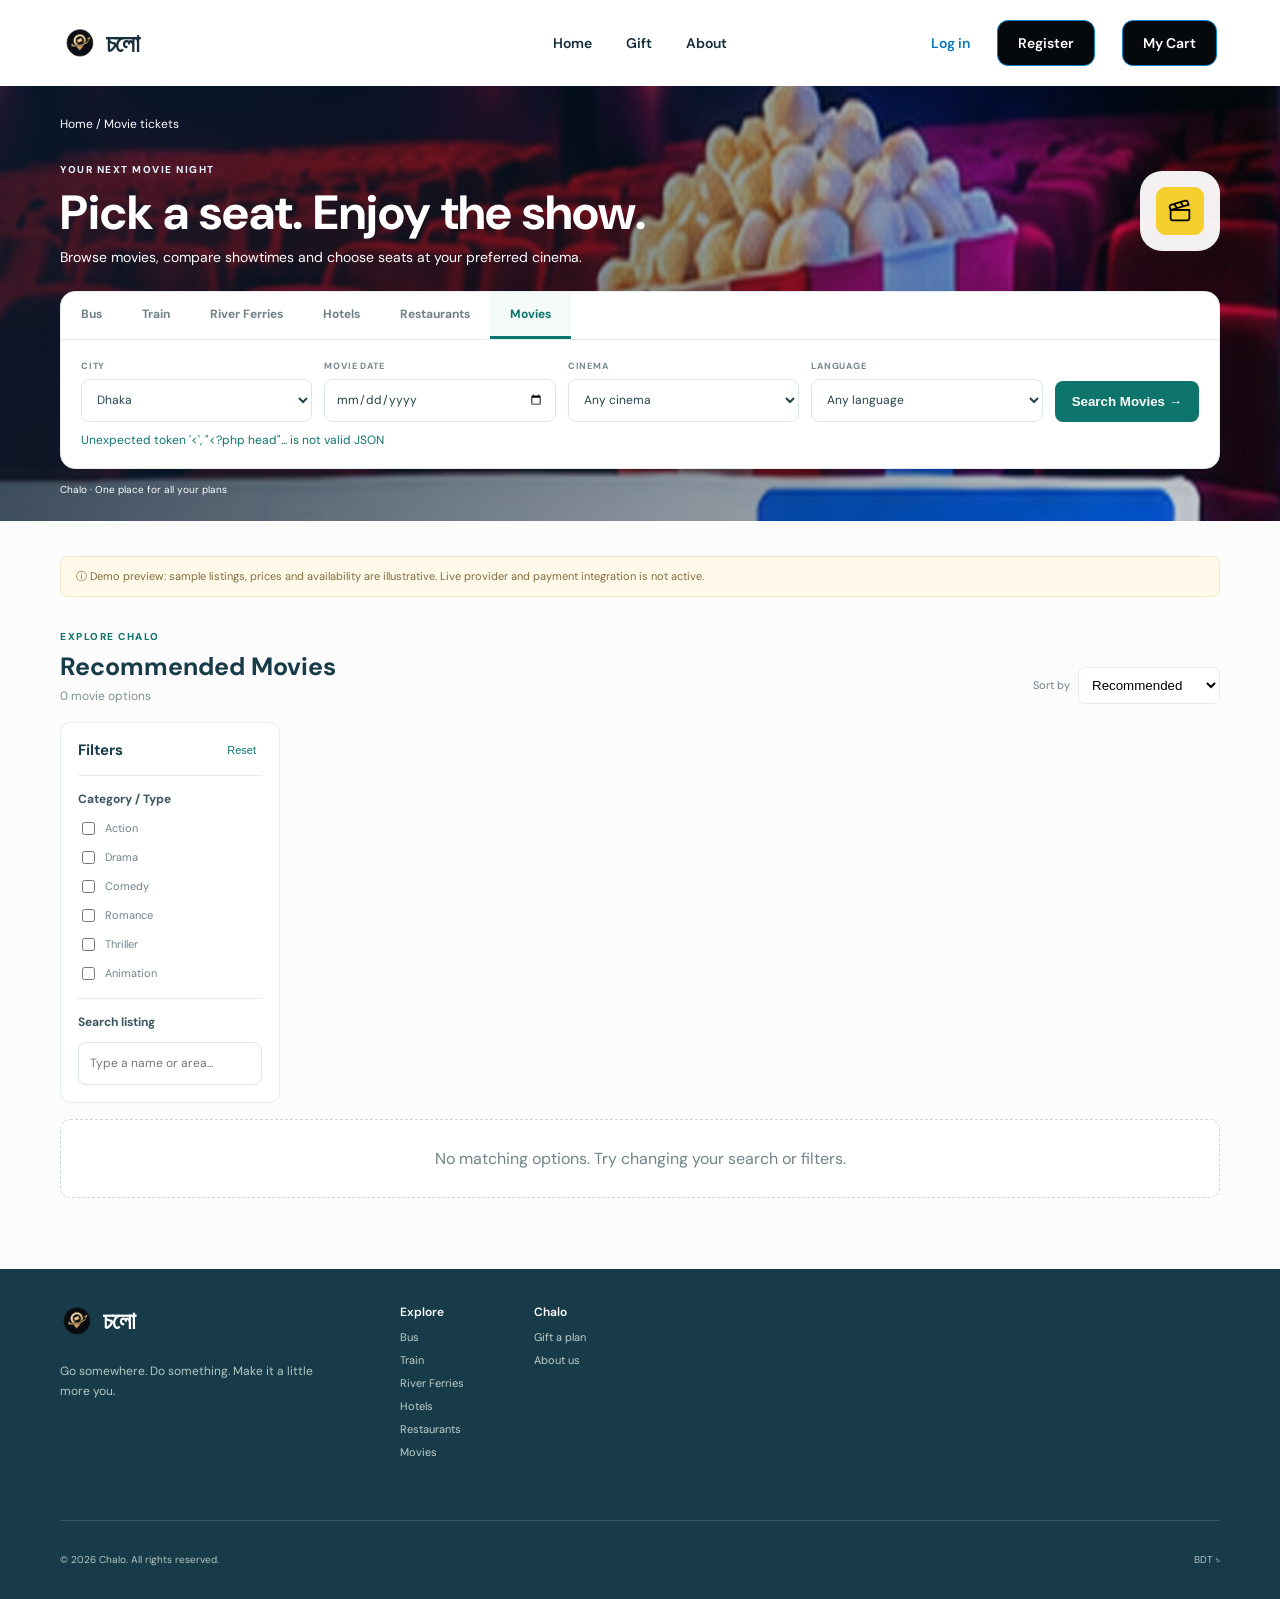
<file: movies.html>
<!doctype html><html lang="en"><head><meta charset="utf-8"><meta name="viewport" content="width=device-width,initial-scale=1"><meta name="description" content="Browse movies, compare showtimes and choose seats at your preferred cinema."><title>Movie tickets | Chalo</title><link rel="stylesheet" href="css/stylescommon.css"><link rel="stylesheet" href="css/stylesmovies.css"><script src="js/card-covers.js" defer></script>
<script src="js/cart-api.js" defer></script><script src="js/movies.js" defer></script><script src="js/auth-nav.js" defer></script></head><body><header class="site-header"><div class="header-inner"><a href="index.html" class="brand"><img src="assets/chalo-logo.png" class="brand-logo" alt="Chalo logo"><span>চলো</span></a><nav class="main-nav"><a href="index.html">Home</a><a href="gift-booking.html">Gift</a><a href="index.html#about">About</a></nav><div class="header-actions"><a href="cart.html" class="login-link">
    Cart
    <span id="headerCartCount">0</span>
</a><a href="login.html" class="login-link">Log in</a><a href="register.html" class="register-btn">Register</a></div></div></header><main><section class="catalog-hero"><div class="catalog-wrap"><div class="breadcrumb"><a href="index.html">Home</a> / Movie tickets</div><div class="hero-title"><div><span class="eyebrow">YOUR NEXT MOVIE NIGHT</span><h1>Pick a seat. Enjoy the show.</h1><p>Browse movies, compare showtimes and choose seats at your preferred cinema.</p></div><img src="assets/icons/movies.png" alt="" class="hero-category-icon"></div><div class="search-panel"><nav class="category-tabs"><a class="" href="bus.html">Bus</a><a class="" href="train.html">Train</a><a class="" href="ferry.html">River Ferries</a><a class="" href="hotel.html">Hotels</a><a class="" href="restaurant.html">Restaurants</a><a class="active" href="movies.html">Movies</a></nav><form id="searchForm" class="search-form"><div class="search-fields"><label class="field"><small>CITY</small><select id="city" name="city"><option>Dhaka</option><option>Chattogram</option><option>Sylhet</option></select></label><label class="field"><small>MOVIE DATE</small><input id="date" name="date" type="date" required></label><label class="field"><small>CINEMA</small><select id="cinema" name="cinema"><option>Any cinema</option><option>Star Cineplex</option><option>Blockbuster Cinemas</option><option>Lion Cinemas</option></select></label><label class="field"><small>LANGUAGE</small><select id="language" name="language"><option>Any language</option><option>Bangla</option><option>English</option><option>Hindi</option></select></label><button class="primary-btn" type="submit">Search Movies →</button></div><p id="searchMessage" class="search-message" aria-live="polite"></p></form></div><p class="hero-note">Chalo · One place for all your plans</p></div></section><section class="catalog-main"><div class="catalog-wrap"><div class="demo-notice">ⓘ Demo preview: sample listings, prices and availability are illustrative. Live provider and payment integration is not active.</div><div class="catalog-heading"><div><span class="eyebrow">EXPLORE CHALO</span><h2 id="resultHeading">Recommended Movies</h2><p id="resultCount">3 sample options</p></div><label class="sort-label">Sort by <select id="sortBy"><option value="recommended">Recommended</option><option value="price-low">Price: low to high</option><option value="name">Name</option></select></label></div><div class="catalog-layout"><aside class="filter-panel"><div class="filter-heading"><h3>Filters</h3><button id="resetFilters" type="button">Reset</button></div><div class="filter-group"><h4>Category / Type</h4><label><input type="checkbox" value="Action"> Action</label><label><input type="checkbox" value="Drama"> Drama</label><label><input type="checkbox" value="Comedy"> Comedy</label><label><input type="checkbox" value="Romance"> Romance</label><label><input type="checkbox" value="Thriller"> Thriller</label><label><input type="checkbox" value="Animation"> Animation</label></div><div class="filter-group"><h4>Search listing</h4><input id="keyword" type="search" placeholder="Type a name or area..."></div></aside><div id="resultsGrid" class="results-grid"><article class="service-card" data-name="borbaad" data-category="star cineplex · bashundhara" data-price="450" data-search="borbaad bangla · action / drama star cineplex · bashundhara"><div class="card-image"><img loading="lazy" src="assets/images/movies/borbaad.jpg" alt="Borbaad" onerror="this.src='assets/chalo-logo.png'"><span class="rating">★ 4.5</span></div><div class="card-body"><div class="card-kicker">Star Cineplex · Bashundhara</div><h3>Borbaad</h3><p>Bangla · Action / Drama</p><div class="card-meta">05:00 PM · 08:30 PM</div><div class="card-bottom"><strong>From ৳450</strong><button class="action-btn" type="button">Choose seats</button></div></div></article><article class="service-card" data-name="a minecraft movie" data-category="blockbuster · jamuna" data-price="500" data-search="a minecraft movie english · adventure blockbuster · jamuna"><div class="card-image"><img loading="lazy" src="assets/images/movies/minecraft.jpg" alt="A Minecraft Movie" onerror="this.src='assets/chalo-logo.png'"><span class="rating">★ 4.2</span></div><div class="card-body"><div class="card-kicker">Blockbuster · Jamuna</div><h3>A Minecraft Movie</h3><p>English · Adventure</p><div class="card-meta">04:30 PM · 07:30 PM</div><div class="card-bottom"><strong>From ৳500</strong><button class="action-btn" type="button">Choose seats</button></div></div></article><article class="service-card" data-name="the last journey" data-category="star cineplex · sks" data-price="450" data-search="the last journey english · thriller star cineplex · sks"><div class="card-image"><img loading="lazy" src="assets/images/movies/last-journey.jpg" alt="The Last Journey" onerror="this.src='assets/chalo-logo.png'"><span class="rating">★ 4.1</span></div><div class="card-body"><div class="card-kicker">Star Cineplex · SKS</div><h3>The Last Journey</h3><p>English · Thriller</p><div class="card-meta">06:00 PM · 09:00 PM</div><div class="card-bottom"><strong>From ৳450</strong><button class="action-btn" type="button">Choose seats</button></div></div></article></div></div><p id="emptyState" class="empty-state" hidden>No matching options. Try changing your search or filters.</p></div></section></main><footer class="site-footer"><div class="footer-inner"><div class="footer-brand"><a class="brand footer-logo" href="index.html"><img src="assets/chalo-logo.png" class="brand-logo" alt="">চলো</a><p>Go somewhere. Do something. Make it a little more you.</p></div><div class="footer-column"><h3>Explore</h3><a href="bus.html">Bus</a><a href="train.html">Train</a><a href="ferry.html">River Ferries</a><a href="hotel.html">Hotels</a><a href="restaurant.html">Restaurants</a><a href="movies.html">Movies</a></div><div class="footer-column"><h3>Chalo</h3><a href="gift-booking.html">Gift a plan</a><a href="index.html#about">About us</a></div></div><div class="footer-bottom"><span>© 2026 Chalo. All rights reserved.</span><span>BDT ৳</span></div></footer></body></html>
</file>
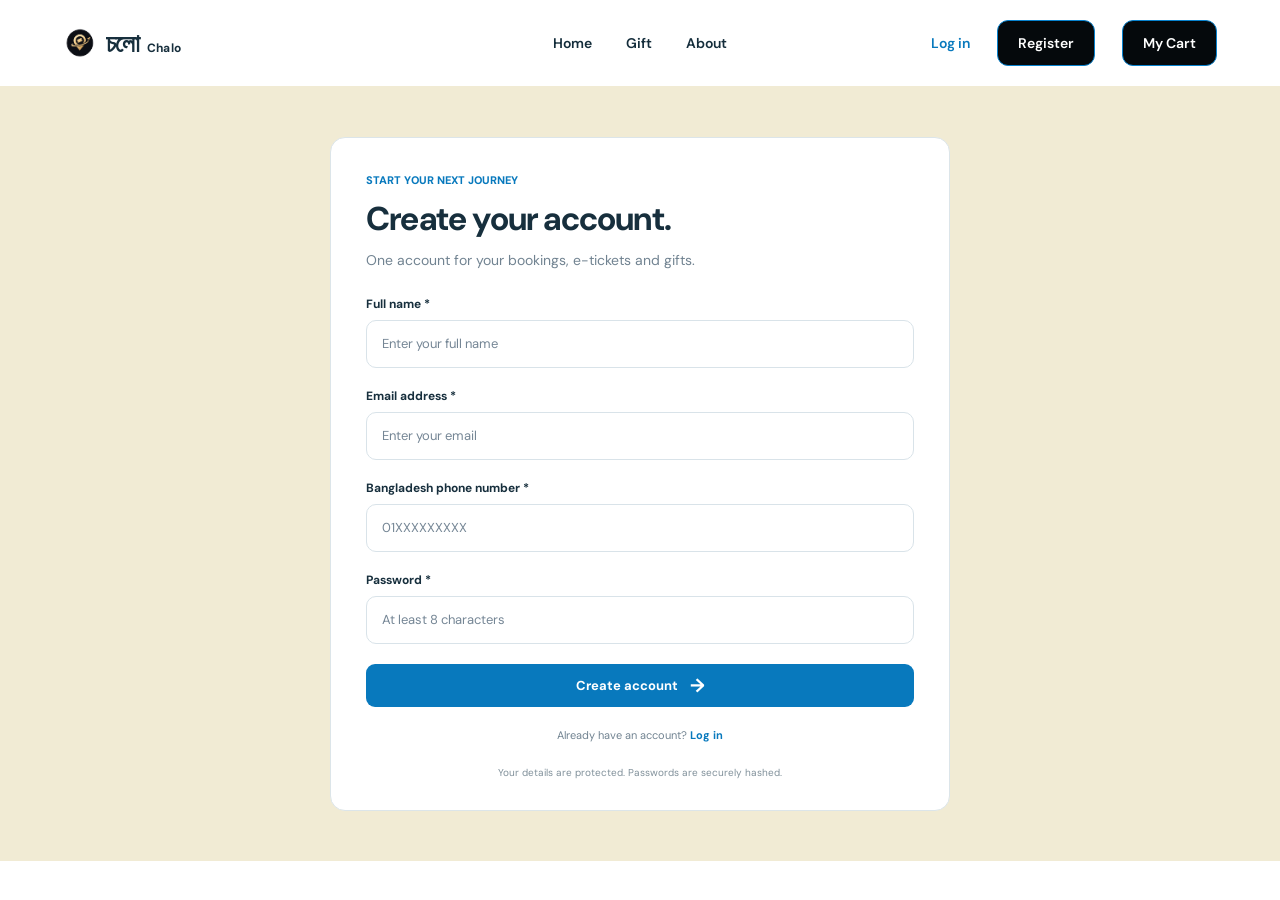
<file: register.html>
<!DOCTYPE html><html lang="en"><head><meta charset="UTF-8"><meta name="viewport" content="width=device-width,initial-scale=1"><title>Create account | Chalo</title><link rel="stylesheet" href="css/stylescommon.css"><link rel="stylesheet" href="css/styleslogin.css"></head><body><header class="site-header"><div class="header-inner"><a class="brand" href="index.html"><img src="assets/chalo-logo.png" class="brand-logo" alt="" onerror="this.style.display='none'"><span>চলো <small>Chalo</small></span></a><nav class="main-nav"><a href="index.html">Home</a><a href="gift-booking.html">Gift</a><a href="index.html#about">About</a></nav><div class="header-actions"><a class="login-link" href="login.html">Log in</a><a class="register-btn" href="register.html">Register</a></div></div></header><main class="auth-main"><div class="auth-layout" style="max-width:620px;grid-template-columns:1fr"><section class="login-card" style="min-height:0"><p class="card-eyebrow">START YOUR NEXT JOURNEY</p><h2>Create your account.</h2><p class="card-description">One account for your bookings, e-tickets and gifts.</p><form id="registerForm"><div class="form-group"><label for="name">Full name *</label><div class="input-wrap"><input id="name" name="full_name" required placeholder="Enter your full name" autocomplete="name"></div></div><div class="form-group"><label for="email">Email address *</label><div class="input-wrap"><input id="email" name="email" type="email" required placeholder="Enter your email" autocomplete="email"></div></div><div class="form-group"><label for="phone">Bangladesh phone number *</label><div class="input-wrap"><input id="phone" name="phone" type="tel" required pattern="[+]?[0-9 -]{8,16}" placeholder="01XXXXXXXXX" autocomplete="tel"></div></div><div class="form-group"><label for="newPassword">Password *</label><div class="input-wrap"><input id="newPassword" name="password" type="password" minlength="8" required placeholder="At least 8 characters" autocomplete="new-password"></div></div><button class="primary-button" type="submit">Create account <span>→</span></button><p class="form-feedback" id="registerFeedback" role="status"></p></form><p class="create-account">Already have an account? <a href="login.html">Log in</a></p><p class="secure-note">Your details are protected. Passwords are securely hashed.</p></section></div></main><script src="js/auth-nav.js" defer></script><script src="js/register.js" defer></script></body></html>
</file>
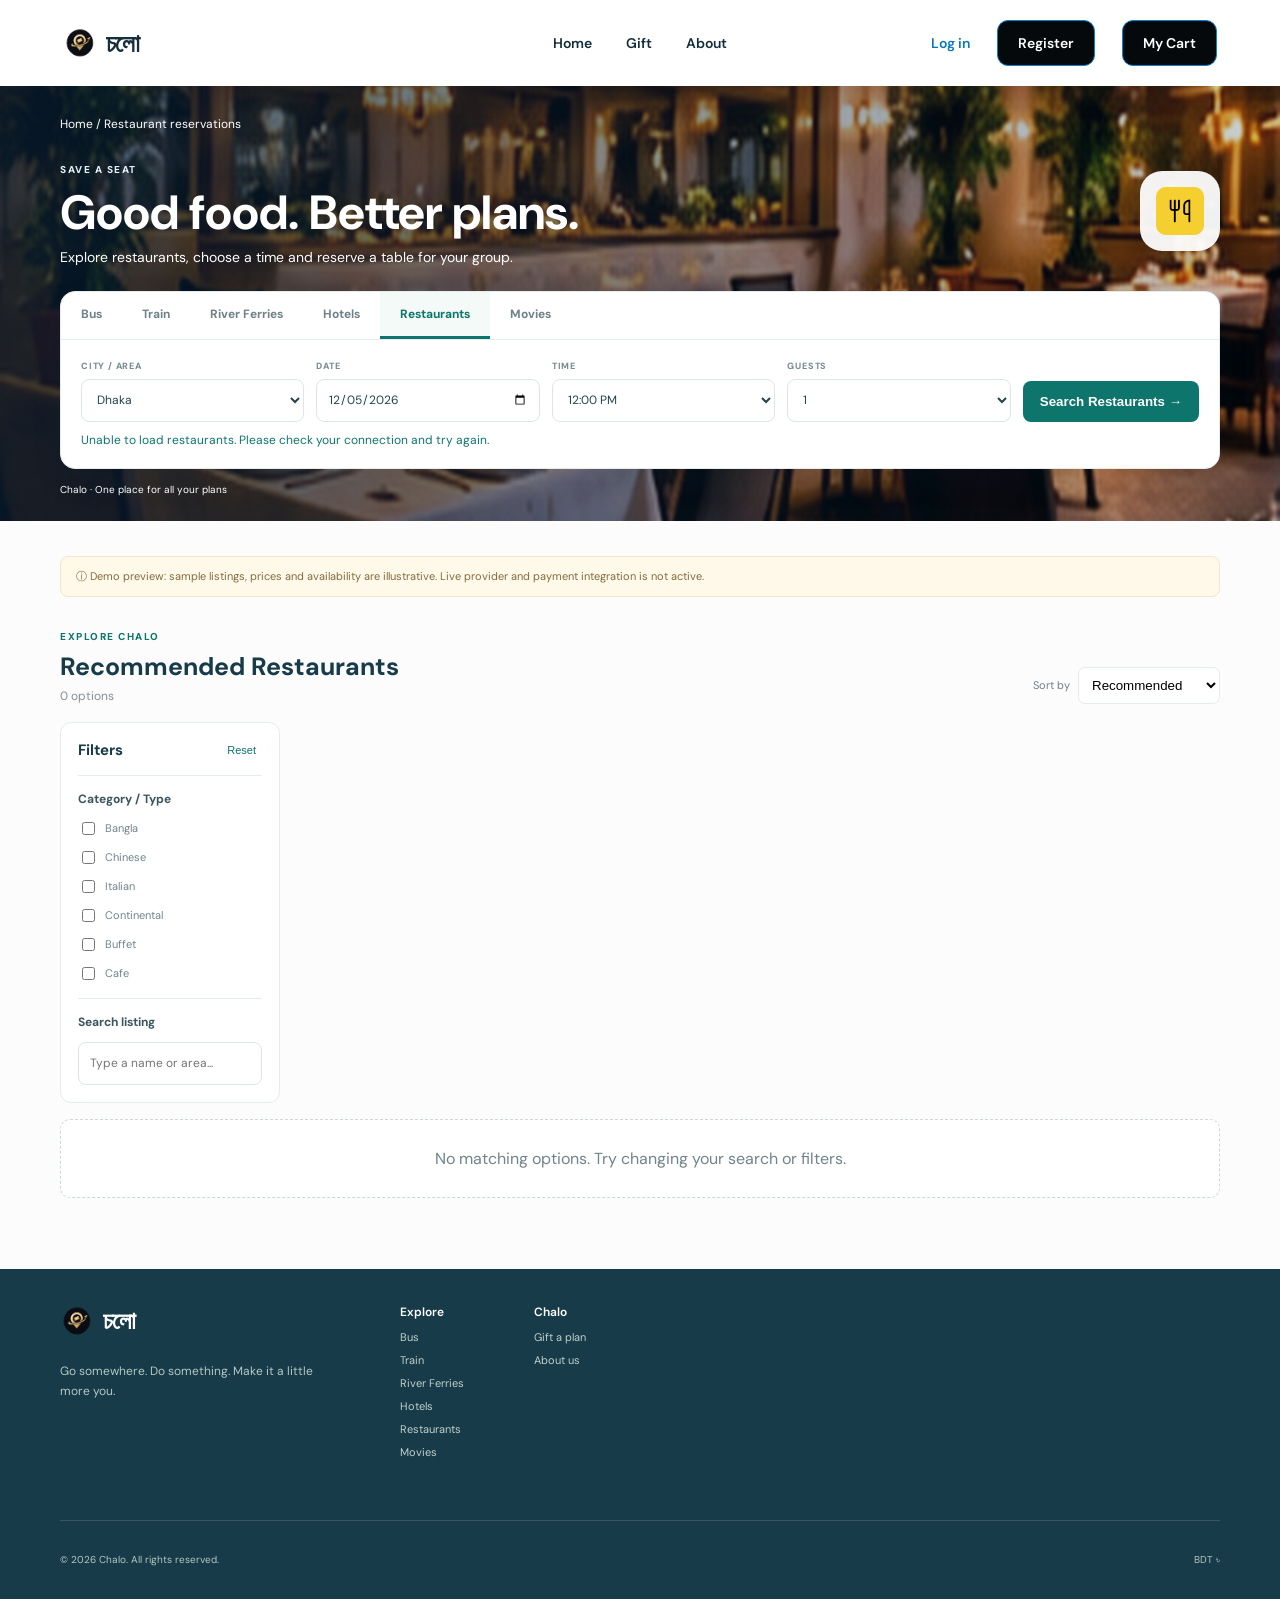
<file: restaurant.html>
<!doctype html><html lang="en"><head><meta charset="utf-8"><meta name="viewport" content="width=device-width,initial-scale=1"><meta name="description" content="Explore restaurants, choose a time and reserve a table for your group."><title>Restaurant reservations | Chalo</title><link rel="stylesheet" href="css/stylescommon.css"><link rel="stylesheet" href="css/stylesrestaurant.css"><script src="js/card-covers.js" defer></script>
<script src="js/cart-api.js" defer></script><script src="js/restaurant.js" defer></script><script src="js/auth-nav.js" defer></script></head><body><header class="site-header"><div class="header-inner"><a href="index.html" class="brand"><img src="assets/chalo-logo.png" class="brand-logo" alt="Chalo logo"><span>চলো</span></a><nav class="main-nav"><a href="index.html">Home</a><a href="gift-booking.html">Gift</a><a href="index.html#about">About</a></nav><div class="header-actions"><a href="cart.html" class="login-link">
    Cart
    <span id="headerCartCount">0</span>
</a><a href="login.html" class="login-link">Log in</a><a href="register.html" class="register-btn">Register</a></div></div></header><main><section class="catalog-hero"><div class="catalog-wrap"><div class="breadcrumb"><a href="index.html">Home</a> / Restaurant reservations</div><div class="hero-title"><div><span class="eyebrow">SAVE A SEAT</span><h1>Good food. Better plans.</h1><p>Explore restaurants, choose a time and reserve a table for your group.</p></div><img src="assets/icons/restaurant.png" alt="" class="hero-category-icon"></div><div class="search-panel"><nav class="category-tabs"><a class="" href="bus.html">Bus</a><a class="" href="train.html">Train</a><a class="" href="ferry.html">River Ferries</a><a class="" href="hotel.html">Hotels</a><a class="active" href="restaurant.html">Restaurants</a><a class="" href="movies.html">Movies</a></nav><form id="searchForm" class="search-form"><div class="search-fields"><label class="field"><small>CITY / AREA</small><select id="location" name="location"><option>Dhaka</option><option>Chattogram</option><option>Sylhet</option><option>Cox’s Bazar</option></select></label><label class="field"><small>DATE</small><input id="date" name="date" type="date" required></label><label class="field"><small>TIME</small><select id="time" name="time"><option>12:00 PM</option><option>01:00 PM</option><option>06:00 PM</option><option>07:00 PM</option><option>08:00 PM</option><option>09:00 PM</option></select></label><label class="field"><small>GUESTS</small><select id="guests" name="guests"><option>1</option><option>2</option><option>3</option><option>4</option><option>5</option><option>6</option><option>8</option></select></label><button class="primary-btn" type="submit">Search Restaurants →</button></div><p id="searchMessage" class="search-message" aria-live="polite"></p></form></div><p class="hero-note">Chalo · One place for all your plans</p></div></section><section class="catalog-main"><div class="catalog-wrap"><div class="demo-notice">ⓘ Demo preview: sample listings, prices and availability are illustrative. Live provider and payment integration is not active.</div><div class="catalog-heading"><div><span class="eyebrow">EXPLORE CHALO</span><h2 id="resultHeading">Recommended Restaurants</h2><p id="resultCount">3 sample options</p></div><label class="sort-label">Sort by <select id="sortBy"><option value="recommended">Recommended</option><option value="price-low">Price: low to high</option><option value="name">Name</option></select></label></div><div class="catalog-layout"><aside class="filter-panel"><div class="filter-heading"><h3>Filters</h3><button id="resetFilters" type="button">Reset</button></div><div class="filter-group"><h4>Category / Type</h4><label><input type="checkbox" value="Bangla"> Bangla</label><label><input type="checkbox" value="Chinese"> Chinese</label><label><input type="checkbox" value="Italian"> Italian</label><label><input type="checkbox" value="Continental"> Continental</label><label><input type="checkbox" value="Buffet"> Buffet</label><label><input type="checkbox" value="Cafe"> Cafe</label></div><div class="filter-group"><h4>Search listing</h4><input id="keyword" type="search" placeholder="Type a name or area..."></div></aside><div id="resultsGrid" class="results-grid"><article class="service-card" data-name="the courtyard" data-category="continental · fine dining" data-price="Reserveatable" data-search="the courtyard dhanmondi, dhaka continental · fine dining"><div class="card-image"><img loading="lazy" src="assets/images/restaurant/courtyard.jpg" alt="The Courtyard" onerror="this.src='assets/chalo-logo.png'"><span class="rating">★ 4.4</span></div><div class="card-body"><div class="card-kicker">Continental · Fine dining</div><h3>The Courtyard</h3><p>Dhanmondi, Dhaka</p><div class="card-meta">Today · 7:00 PM</div><div class="card-bottom"><strong>Reserve a table</strong><button class="action-btn" type="button">Select time</button></div></div></article><article class="service-card" data-name="kacchi bhai" data-category="bangladeshi · kacchi" data-price="Reserveatable" data-search="kacchi bhai dhanmondi, dhaka bangladeshi · kacchi"><div class="card-image"><img loading="lazy" src="assets/images/restaurant/kacchi.jpg" alt="Kacchi Bhai" onerror="this.src='assets/chalo-logo.png'"><span class="rating">★ 4.5</span></div><div class="card-body"><div class="card-kicker">Bangladeshi · Kacchi</div><h3>Kacchi Bhai</h3><p>Dhanmondi, Dhaka</p><div class="card-meta">Today · 8:00 PM</div><div class="card-bottom"><strong>Reserve a table</strong><button class="action-btn" type="button">Select time</button></div></div></article><article class="service-card" data-name="bella italia" data-category="italian · pizza & pasta" data-price="Reserveatable" data-search="bella italia gulshan, dhaka italian · pizza & pasta"><div class="card-image"><img loading="lazy" src="assets/images/restaurant/bella-italia.jpg" alt="Bella Italia" onerror="this.src='assets/chalo-logo.png'"><span class="rating">★ 4.6</span></div><div class="card-body"><div class="card-kicker">Italian · Pizza & Pasta</div><h3>Bella Italia</h3><p>Gulshan, Dhaka</p><div class="card-meta">Today · 7:30 PM</div><div class="card-bottom"><strong>Reserve a table</strong><button class="action-btn" type="button">Select time</button></div></div></article></div></div><p id="emptyState" class="empty-state" hidden>No matching options. Try changing your search or filters.</p></div></section></main><footer class="site-footer"><div class="footer-inner"><div class="footer-brand"><a class="brand footer-logo" href="index.html"><img src="assets/chalo-logo.png" class="brand-logo" alt="">চলো</a><p>Go somewhere. Do something. Make it a little more you.</p></div><div class="footer-column"><h3>Explore</h3><a href="bus.html">Bus</a><a href="train.html">Train</a><a href="ferry.html">River Ferries</a><a href="hotel.html">Hotels</a><a href="restaurant.html">Restaurants</a><a href="movies.html">Movies</a></div><div class="footer-column"><h3>Chalo</h3><a href="gift-booking.html">Gift a plan</a><a href="index.html#about">About us</a></div></div><div class="footer-bottom"><span>© 2026 Chalo. All rights reserved.</span><span>BDT ৳</span></div></footer></body></html>
</file>
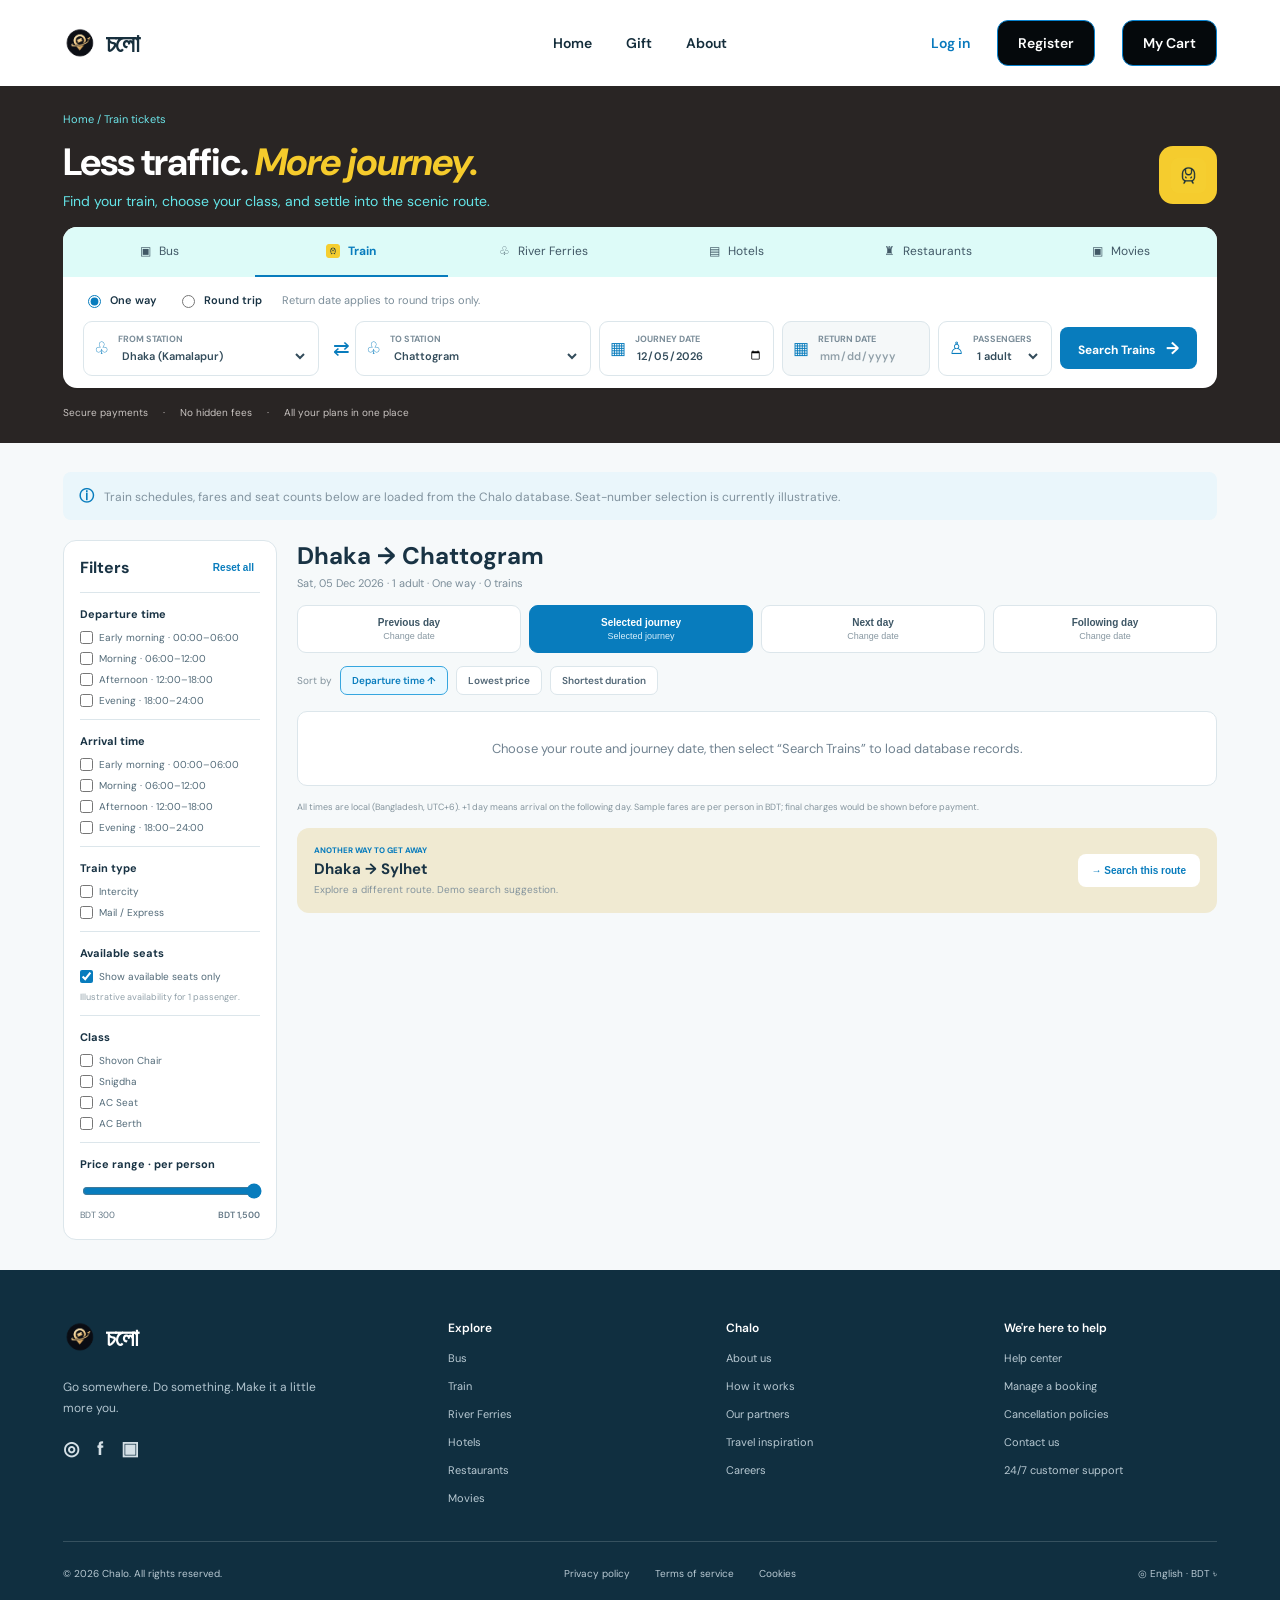
<file: train.html>
<!DOCTYPE html>
<html lang="en">
<head>
<meta charset="UTF-8"><meta name="viewport" content="width=device-width, initial-scale=1.0">
<meta name="description" content="Find and compare train journeys on Chalo.">
<title>Train Tickets | চলো – Chalo</title>
<link rel="stylesheet" href="css/stylescommon.css"><link rel="stylesheet" href="css/stylestrain.css">
<script src="js/card-covers.js" defer></script>
<script src="js/cart-api.js" defer></script>
<script src="js/train.js" defer></script>
<script src="js/auth-nav.js" defer></script>
</head>
<body>
<header class="site-header"><div class="header-inner">
<a href="index.html" class="brand"><img src="assets/chalo-logo.png" class="brand-logo" alt="Chalo logo"><span>চলো</span></a>
<nav class="main-nav"><a href="index.html">Home</a><a href="gift-booking.html">Gift</a><a href="index.html#about">About</a></nav>
<div class="header-actions"><a href="cart.html" class="login-link">
    Cart
    <span id="headerCartCount">0</span>
</a><a href="login.html" class="login-link">Log in</a><a href="register.html" class="register-btn">Register</a></div>
</div></header>
<main>
<section class="train-hero"><div class="train-container">
<div class="breadcrumb"><a href="index.html">Home</a> / Train tickets</div>
<div class="hero-heading"><div><h1>Less traffic. <em>More journey.</em></h1><p>Find your train, choose your class, and settle into the scenic route.</p></div><div class="hero-icon"><img src="assets/icons/train.png" alt="Train icon"></div></div>
<div class="search-panel">
<div class="category-tabs">
<a href="bus.html"><span>▣</span> Bus</a><a class="selected" href="train.html"><img src="assets/icons/train.png" alt=""> Train</a><a href="ferry.html"><span>♧</span> River Ferries</a><a href="hotel.html"><span>▤</span> Hotels</a><a href="restaurant.html"><span>♜</span> Restaurants</a><a href="movies.html"><span>▣</span> Movies</a>
</div>
<form id="trainSearchForm" class="search-form">
<div class="trip-options"><label><input type="radio" name="tripType" value="oneway" checked> One way</label><label><input type="radio" name="tripType" value="round"> Round trip</label><span>Return date applies to round trips only.</span></div>
<div class="search-fields">
<label class="search-field"><span class="field-symbol">♧</span><span><small>FROM STATION</small><select id="fromStation"><option>Dhaka (Kamalapur)</option><option>Airport</option><option>Chattogram</option><option>Sylhet</option><option>Rajshahi</option><option>Khulna</option><option>Rajshahi</option><option>Cox's Bazar</option></select></span></label>
<button type="button" class="swap" id="swapStations" aria-label="Swap stations">⇄</button>
<label class="search-field"><span class="field-symbol">♧</span><span><small>TO STATION</small><select id="toStation"><option>Chattogram</option><option>Dhaka (Kamalapur)</option><option>Airport</option><option>Sylhet</option><option>Rajshahi</option><option>Khulna</option><option>Cox's Bazar</option></select></span></label>
<label class="search-field"><span class="field-symbol">▦</span><span><small>JOURNEY DATE</small><input id="journeyDate" type="date" required></span></label>
<label class="search-field return-field" id="returnField"><span class="field-symbol">▦</span><span><small>RETURN DATE</small><input id="returnDate" type="date" disabled></span></label>
<label class="search-field passenger-field"><span class="field-symbol">♙</span><span><small>PASSENGERS</small><select id="passengers"><option>1 adult</option><option>2 adults</option><option>3 adults</option><option>4 adults</option><option>5 adults</option></select></span></label>
<button class="primary-btn" type="submit">Search Trains <b>→</b></button>
</div><p id="searchMessage" class="search-message" aria-live="polite"></p>
</form></div>
<p class="hero-footnote">Secure payments <i>·</i> No hidden fees <i>·</i> All your plans in one place</p>
</div></section>
<section class="results-area"><div class="train-container">
<div class="demo-notice"><b>ⓘ</b> Demonstration only. Schedules, BDT fares and seat availability are illustrative — not live Bangladesh Railway data.</div>
<div class="results-layout">
<aside class="filters"><div class="filter-title"><h2>Filters</h2><button id="resetFilters" type="button">Reset all</button></div>
<div class="filter-group"><h3>Departure time</h3><label><input type="checkbox" class="time-filter" value="early"> Early morning · 00:00–06:00</label><label><input type="checkbox" class="time-filter" value="morning"> Morning · 06:00–12:00</label><label><input type="checkbox" class="time-filter" value="afternoon"> Afternoon · 12:00–18:00</label><label><input type="checkbox" class="time-filter" value="evening"> Evening · 18:00–24:00</label></div>
<div class="filter-group"><h3>Arrival time</h3><label><input type="checkbox" class="arrival-filter" value="early"> Early morning · 00:00–06:00</label><label><input type="checkbox" class="arrival-filter" value="morning"> Morning · 06:00–12:00</label><label><input type="checkbox" class="arrival-filter" value="afternoon"> Afternoon · 12:00–18:00</label><label><input type="checkbox" class="arrival-filter" value="evening"> Evening · 18:00–24:00</label></div>
<div class="filter-group"><h3>Train type</h3><label><input type="checkbox" class="type-filter" value="intercity"> Intercity</label><label><input type="checkbox" class="type-filter" value="mail"> Mail / Express</label></div>
<div class="filter-group"><h3>Available seats</h3><label><input type="checkbox" id="availableOnly" checked> Show available seats only</label><small>Illustrative availability for 1 passenger.</small></div>
<div class="filter-group"><h3>Class</h3><label><input type="checkbox" class="class-filter" value="Shovon Chair"> Shovon Chair</label><label><input type="checkbox" class="class-filter" value="Snigdha"> Snigdha</label><label><input type="checkbox" class="class-filter" value="AC Seat"> AC Seat</label><label><input type="checkbox" class="class-filter" value="AC Berth"> AC Berth</label></div>
<div class="filter-group price-filter"><h3>Price range · per person</h3><input type="range" id="maxPrice" min="300" max="1500" step="25" value="1500"><div><span>BDT 300</span><strong id="maxPriceLabel">BDT 1,500</strong></div></div>
</aside>
<section class="results-content"><div class="results-heading"><h2 id="routeHeading">Dhaka → Chattogram</h2><p id="journeySummary">Fri, 30 Oct 2026 · 1 adult · One way · 3 demonstration trains</p></div>
<div class="date-strip" id="dateStrip"><button type="button" data-offset="-1"><strong>Previous day</strong><small>Change date</small></button><button type="button" class="active" data-offset="0"><strong>Selected journey</strong><small>Selected journey</small></button><button type="button" data-offset="1"><strong>Next day</strong><small>Change date</small></button><button type="button" data-offset="2"><strong>Following day</strong><small>Change date</small></button></div>
<div class="sort-row"><span>Sort by</span><button class="sort-btn active" data-sort="departure">Departure time ↑</button><button class="sort-btn" data-sort="price">Lowest price</button><button class="sort-btn" data-sort="duration">Shortest duration</button></div>
<div id="trainResults" class="train-results">
<article class="train-card" data-departure="07:00" data-arrival="11:55" data-price="345" data-duration="295" data-type="intercity" data-classes="Shovon Chair,Snigdha,AC Seat" data-available="true"><div class="train-card-main"><div class="train-name"><span class="train-mini-icon"><img src="assets/icons/train.png" alt=""></span><span><strong>Sonar Bangla Express</strong><small>#788 · Intercity · Direct</small></span><small class="demo-label">Demo schedule</small></div><div class="journey-times"><div><strong>07:00</strong><span>Dhaka (Kamalapur)</span><small class="date-label">30 Oct, Fri</small></div><div class="duration"><small>4h 55m</small><span></span><small>Direct</small></div><div class="arrival"><strong>11:55</strong><span>Chattogram</span><small class="date-label">30 Oct, Fri</small></div></div><div class="fare-options"><button data-class="Shovon Chair" data-fare="345" data-seats="42"><b>Shovon Chair</b><small>42 seats</small><strong>BDT 345</strong></button><button data-class="Snigdha" data-fare="656" data-seats="18"><b>Snigdha</b><small>18 seats</small><strong>BDT 656</strong></button><button data-class="AC Seat" data-fare="788" data-seats="8"><b>AC Seat</b><small>8 seats</small><strong>BDT 788</strong></button></div></div><div class="train-card-footer"><div><small>From · per person</small><strong>BDT 345</strong></div><button class="view-seats" type="button">View Seats <b>→</b></button></div><div class="seat-panel" hidden></div></article>
<article class="train-card" data-departure="16:30" data-arrival="21:25" data-price="345" data-duration="295" data-type="intercity" data-classes="Shovon Chair,Snigdha,AC Seat" data-available="true"><div class="train-card-main"><div class="train-name"><span class="train-mini-icon"><img src="assets/icons/train.png" alt=""></span><span><strong>Subarna Express</strong><small>#702 · Intercity · Direct</small></span><small class="demo-label">Demo schedule</small></div><div class="journey-times"><div><strong>16:30</strong><span>Dhaka (Kamalapur)</span><small class="date-label">30 Oct, Fri</small></div><div class="duration"><small>4h 55m</small><span></span><small>Direct</small></div><div class="arrival"><strong>21:25</strong><span>Chattogram</span><small class="date-label">30 Oct, Fri</small></div></div><div class="fare-options"><button data-class="Shovon Chair" data-fare="345" data-seats="26"><b>Shovon Chair</b><small>26 seats</small><strong>BDT 345</strong></button><button data-class="Snigdha" data-fare="656" data-seats="12"><b>Snigdha</b><small>12 seats</small><strong>BDT 656</strong></button><button data-class="AC Seat" data-fare="788" data-seats="6"><b>AC Seat</b><small>6 seats</small><strong>BDT 788</strong></button></div></div><div class="train-card-footer"><div><small>From · per person</small><strong>BDT 345</strong></div><button class="view-seats" type="button">View Seats <b>→</b></button></div><div class="seat-panel" hidden></div></article>
<article class="train-card" data-departure="23:30" data-arrival="06:20" data-price="345" data-duration="410" data-type="intercity" data-classes="Shovon Chair,Snigdha,AC Berth" data-available="true"><div class="train-card-main"><div class="train-name"><span class="train-mini-icon"><img src="assets/icons/train.png" alt=""></span><span><strong>Turna Express</strong><small>#742 · Intercity · Direct</small></span><small class="demo-label">Demo schedule</small></div><div class="journey-times"><div><strong>23:30</strong><span>Dhaka (Kamalapur)</span><small class="date-label">30 Oct, Fri</small></div><div class="duration"><small>6h 50m</small><span></span><small>Direct</small></div><div class="arrival"><strong>06:20 <i>+1 day</i></strong><span>Chattogram</span><small class="date-label">31 Oct, Sat</small></div></div><div class="fare-options"><button data-class="Shovon Chair" data-fare="345" data-seats="54"><b>Shovon Chair</b><small>54 seats</small><strong>BDT 345</strong></button><button data-class="Snigdha" data-fare="656" data-seats="10"><b>Snigdha</b><small>10 seats</small><strong>BDT 656</strong></button><button data-class="AC Berth" data-fare="1179" data-seats="4"><b>AC Berth</b><small>4 seats</small><strong>BDT 1,179</strong></button></div></div><div class="train-card-footer"><div><small>From · per person</small><strong>BDT 345</strong></div><button class="view-seats" type="button">View Seats <b>→</b></button></div><div class="seat-panel" hidden></div></article>
</div><p class="time-note">All times are local (Bangladesh, UTC+6). +1 day means arrival on the following day. Sample fares are per person in BDT; final charges would be shown before payment.</p>
<div class="alternate-route"><div><small>ANOTHER WAY TO GET AWAY</small><strong>Dhaka → Sylhet</strong><p>Explore a different route. Demo search suggestion.</p></div><button type="button" id="alternateRoute">→ Search this route</button></div>
</section></div></div></section>
</main>
<footer class="site-footer"><div class="footer-inner"><div class="footer-brand"><a class="brand footer-logo" href="index.html"><img src="assets/chalo-logo.png" class="brand-logo" alt="">চলো</a><p>Go somewhere. Do something. Make it a little more you.</p><div class="social-links"><a href="#">◎</a><a href="#">f</a><a href="#">▣</a></div></div><div class="footer-column"><h3>Explore</h3><a href="bus.html">Bus</a><a href="train.html">Train</a><a href="ferry.html">River Ferries</a><a href="hotel.html">Hotels</a><a href="restaurant.html">Restaurants</a><a href="movies.html">Movies</a></div><div class="footer-column"><h3>Chalo</h3><a href="index.html#about">About us</a><a href="#">How it works</a><a href="#">Our partners</a><a href="#">Travel inspiration</a><a href="#">Careers</a></div><div class="footer-column"><h3>We're here to help</h3><a href="#">Help center</a><a href="#">Manage a booking</a><a href="#">Cancellation policies</a><a href="#">Contact us</a><a href="#">24/7 customer support</a></div></div><div class="footer-bottom"><span>© 2026 Chalo. All rights reserved.</span><div><a href="#">Privacy policy</a><a href="#">Terms of service</a><a href="#">Cookies</a></div><span>◎ English · BDT ৳</span></div></footer>
</body></html>
</file>
<file: css/styleshome.css>
/* =========================================================
   SECTION 0: DESIGN TOKENS / RESET
   ========================================================= */
:root{--charcoal:#292524;--charcoal-2:#242221;--navy:#102f40;--blue:#0785ce;--cyan:#65f2ed;--mint:#d8fffa;--teal:#205f60;--yellow:#ffd329;--cream:#f0ebd2;--peach:#ffe1b8;--ink:#153345;--muted:#6e818c;--line:#d9e4e9;--white:#fff;--container:1110px}
*{box-sizing:border-box}html{scroll-behavior:smooth}body{margin:0;color:var(--ink);font-family:"DM Sans",Arial,sans-serif;font-size:13px;-webkit-font-smoothing:antialiased}a{color:inherit;text-decoration:none}button,input,select{font:inherit}button,a{-webkit-tap-highlight-color:transparent}.container{width:min(var(--container),calc(100% - 88px));margin:0 auto}.section-kicker{margin:0 0 3px;color:var(--blue);font-size:12px;font-weight:800;letter-spacing:.15px}.section-title{margin:0;font-size:25px;line-height:1.2;font-weight:500;letter-spacing:-.6px}.section-intro{margin:7px 0 0;font-size:12px;color:#1e2b2f}.menu-toggle{display:none}

/* =========================================================
   SECTION 1: HEADER / NAVIGATION
   ========================================================= */
.site-header{height:67px;background:#fff;position:relative;z-index:10}.header-inner{height:100%;display:grid;grid-template-columns:1fr 1fr 1fr;align-items:center}.brand{display:inline-flex;align-items:center;gap:7px;width:max-content}.brand-symbol{display:grid;place-items:center;width:26px;height:26px;border-radius:6px;background:#0785c9;color:white;font-size:18px;font-weight:700;box-shadow:inset 0 0 0 2px rgba(255,255,255,.2)}.brand-bengali{font-size:22px;line-height:1;color:#183849;font-weight:800;letter-spacing:-1px}.main-nav{display:flex;align-items:center;justify-content:center;gap:30px;height:100%}.main-nav a{position:relative;display:flex;align-items:center;height:100%;font-size:11px;font-weight:600;color:#173346}.main-nav a.active{color:#00a6a6}.main-nav a.active:after,.main-nav a:nth-child(2):after{content:"";position:absolute;bottom:0;left:0;right:0;height:2px;background:#0785ce}.main-nav a:nth-child(2):after{background:#0785ce}.header-actions{display:flex;justify-content:flex-end;align-items:center;gap:20px}.login-link{font-size:11px;color:#385366}.register-btn{padding:11px 18px;background:#000;color:#fff;border:1px solid #0785ce;border-radius:7px;font-size:10px}

/* =========================================================
   SECTION 2: HERO / GIFT BOOKING INTRO
   ========================================================= */
.hero{background:var(--charcoal);color:#fff;padding:44px 0 20px}.hero-layout{min-height:265px;display:grid;grid-template-columns:1.08fr .92fr;gap:36px}.hero-copy{padding-top:0}.eyebrow{margin:0 0 19px;color:var(--yellow);font-size:9px;font-weight:800;letter-spacing:.1px}.hero h1{margin:0;font-size:clamp(36px,4.2vw,49px);line-height:1.03;letter-spacing:-1.2px;font-style:italic;font-weight:700}.hero h1 span{color:var(--yellow)}.hero-description{max-width:400px;margin:20px 0 17px;color:var(--cyan);font-size:12px;line-height:1.65}.rating-proof{display:flex;align-items:center;gap:9px}.star-bubble{width:24px;height:24px;display:grid;place-items:center;flex-shrink:0;background:white;color:#f8c51c;border-radius:50%;font-size:14px}.rating-proof strong,.rating-proof small{display:block;font-size:9px;font-weight:500}.rating-proof small{margin-top:3px;color:var(--cyan);font-size:8px}.hero-gift{position:relative;min-height:260px}.gift-illustration{position:absolute;top:-2px;left:30%;width:190px;height:170px;display:flex;align-items:center;justify-content:center;animation:giftFloat 4.8s ease-in-out infinite;filter:drop-shadow(0 12px 10px rgba(0,0,0,.18))}.gift-image{display:block;width:100%;height:100%;object-fit:contain}.gift-illustration:hover{animation-play-state:paused}@keyframes giftFloat{0%,100%{transform:translateY(0) rotate(-1deg)}50%{transform:translateY(-11px) rotate(1deg)}}.gift-callout{position:absolute;right:18px;bottom:5px;width:min(100%,390px);min-height:90px;padding:14px 14px 13px;border-radius:11px;background:white;color:#173345;display:flex;align-items:flex-start;justify-content:space-between;gap:10px;box-shadow:0 7px 20px rgba(0,0,0,.12)}.gift-callout strong{display:block;font-size:20px;line-height:1.15;font-weight:600;letter-spacing:-.5px}.gift-callout small{display:block;margin-top:6px;font-size:12px;line-height:1.3}.gift-callout b{align-self:center;color:var(--blue);font-size:19px}

/* =========================================================
   SECTION 3: BOOKING TABS / SEARCH FORM
   ========================================================= */
.booking-widget{overflow:hidden;border:1px solid #9dd9d5;border-radius:10px;background:#205f60}.booking-tabs{height:51px;display:grid;grid-template-columns:repeat(6,1fr);align-items:stretch;background:var(--mint);color:#102e3c}.booking-tab{position:relative;display:flex;justify-content:center;align-items:center;gap:8px;border:0;background:transparent;color:#183743;font-size:10px;white-space:nowrap}.booking-tab span{font-size:14px;color:#526f76}.booking-tab.active{color:#0785ce}.booking-tab.active:after{content:"";position:absolute;bottom:0;left:10%;right:10%;height:2px;background:#0785ce}.booking-form{display:grid;grid-template-columns:minmax(0,1fr) auto;align-items:center;gap:8px;padding:13px 16px 14px}.search-layout{min-width:0;display:grid;grid-template-columns:minmax(0,1fr) 16px minmax(0,1fr) minmax(0,.9fr) minmax(0,.85fr);align-items:center;gap:8px}.search-layout[data-layout=hotels],.search-layout[data-layout=restaurants],.search-layout[data-layout=movies]{grid-template-columns:repeat(4,minmax(0,1fr))}.search-layout[hidden]{display:none}.search-layout .booking-field{width:100%}.field-text select{cursor:pointer}.search-layout .swap-icon{display:block}.booking-field{min-width:0;min-height:45px;display:flex;align-items:center;gap:8px;padding:7px 8px;border:1px solid rgba(215,255,250,.58);border-radius:6px;color:white}.field-icon{flex-shrink:0;font-size:15px;color:#d8fffa}.field-text{display:block;min-width:0}.field-text small{display:block;margin-bottom:3px;color:#d6e8df;font-size:7px;line-height:1;letter-spacing:.3px}.field-text input,.field-text select{display:block;width:100%;min-width:0;padding:0;border:0;outline:0;background:transparent;color:var(--yellow);font-size:9px}.field-text input[type=date]{color-scheme:dark}.field-text select{appearance:none}.field-text select option{background:#205f60;color:#fff}.swap-icon{color:#e7fffb;text-align:center;font-size:15px}.search-button{height:36px;display:flex;align-items:center;justify-content:center;gap:9px;padding:0 14px;border:0;border-radius:6px;background:#fff;color:#19384a;font-size:9px;font-weight:700;white-space:nowrap}.search-button span{font-size:15px}.search-button:hover{background:#d8fffa}.booking-feedback{margin:0;padding:0 16px;color:#e8fff9;font-size:10px}.booking-feedback:not(:empty){padding-bottom:12px}.trust-strip{display:flex;align-items:center;gap:18px;margin-top:12px;color:#f2eee8;font-size:8px}.trust-strip i{font-style:normal;color:#8b8a84}.shield{color:var(--yellow);font-size:13px}

/* =========================================================
   SECTION 4: SERVICE CATEGORY CARDS
   ========================================================= */
.services-section{padding:40px 0 39px;background:var(--cream)}.services-section .section-kicker{margin-bottom:2px}.services-section .section-title{font-size:25px}.services-section .section-intro{margin-top:9px}.services-grid{display:grid;grid-template-columns:repeat(3,1fr);gap:18px 15px;margin-top:22px}.service-card{position:relative;min-height:137px;display:grid;grid-template-columns:28px 1fr;grid-template-rows:30px 1fr 16px;align-items:center;column-gap:9px;padding:12px;border:2px solid #e5c300;border-radius:10px;background:var(--charcoal);color:white;transition:transform .2s,box-shadow .2s}.service-card:hover{transform:translateY(-3px);box-shadow:0 8px 18px rgba(36,34,33,.13)}.service-icon{width:27px;height:27px;display:grid;place-items:center;overflow:hidden;border-radius:7px;background:var(--yellow)}.service-icon img{display:block;width:100%;height:100%;padding:3px;object-fit:contain}.service-name{font-size:13px;color:#f8f6f0}.service-card p{grid-column:1/-1;align-self:start;margin:9px 0 6px;color:#e1ddd6;font-size:9px;line-height:1.55}.service-link{grid-column:1/-1;display:flex;justify-content:space-between;align-items:center;color:#e1ddd6;font-size:9px}.service-link b{color:var(--yellow);font-size:15px;font-weight:500}

/* =========================================================
   SECTION 5: FEATURED DESTINATIONS / EXPERIENCES
   ========================================================= */
.inspiration-section{padding:39px 0 37px;background:var(--peach)}.inspiration-heading{display:flex;align-items:flex-end;justify-content:space-between;gap:20px;margin-bottom:19px}.inspiration-heading .section-kicker{font-size:9px;margin-bottom:5px}.editorial-title{margin:0;font-family:"Playfair Display",Georgia,serif;font-size:27px;line-height:1.2;font-weight:600;letter-spacing:.1px;color:#0e344b}.inspiration-heading .section-intro{font-size:10px;color:#365064;margin-top:6px}.explore-link{flex-shrink:0;margin-bottom:3px;font-size:9px;font-weight:700;color:#151f22}.explore-link span{margin-left:8px;font-size:14px}.destination-grid{display:grid;grid-template-columns:repeat(3,1fr);gap:14px}.destination-card{overflow:hidden;border-radius:9px;background:white;min-width:0}.destination-image{display:block;height:143px;background-size:cover;background-position:center;transition:filter .2s}.destination-image:hover{filter:saturate(1.12)}.hotel-image{background-image:url("https://images.unsplash.com/photo-1566073771259-6a8506099945?auto=format&fit=crop&w=800&q=85")}.movie-image{background-image:url("https://images.unsplash.com/photo-1489599849927-2ee91cede3ba?auto=format&fit=crop&w=800&q=85")}.cox-image{background-image:url("https://images.unsplash.com/photo-1500375592092-40eb2168fd21?auto=format&fit=crop&w=800&q=85")}.destination-content{padding:12px 13px 9px}.destination-content h3{overflow:hidden;margin:0 0 7px;font-size:12px;font-weight:500;white-space:nowrap;text-overflow:ellipsis;color:#162d3a}.destination-content p{margin:0 0 6px;color:#71828c;font-size:9px}.destination-content small{display:block;overflow:hidden;color:#80919a;font-size:8px;white-space:nowrap;text-overflow:ellipsis}.card-arrow{display:block;margin-top:9px;padding-top:7px;border-top:1px solid #e1e8eb;color:#0785ce;font-size:14px}.price-disclaimer{margin:17px 0 0;color:#89785e;font-size:7px}

/* =========================================================
   SECTION 6: TRUST / BENEFITS
   ========================================================= */
.benefits-section{padding:39px 0 40px;background:#fff}.benefits-heading{display:flex;align-items:center;justify-content:space-between;gap:15px;margin-bottom:20px}.benefits-heading h2{margin:0;font-size:21px;font-weight:500;letter-spacing:-.4px}.community-rating{font-size:8px;color:#34536a;white-space:nowrap}.benefits-grid{display:grid;grid-template-columns:repeat(3,1fr);gap:35px}.benefit-card{position:relative;min-height:82px;padding:33px 0 0;background:linear-gradient(to bottom,#c6efff 0,#c6efff 100%);background-size:100% 82px;background-repeat:no-repeat}.benefit-icon{position:absolute;top:4px;left:5px;width:24px;height:24px;display:grid;place-items:center;border-radius:50%;background:#eaf8ff;color:#0785ce;font-size:12px}.benefit-card h3{margin:0 0 8px;font-size:10px;font-weight:500;color:#173849}.benefit-card p{margin:0;color:#647e8a;font-size:8px;line-height:1.55}.signup-banner{display:flex;align-items:center;justify-content:space-between;gap:25px;margin-top:45px;padding:27px 27px 25px;border-radius:13px;background:#edf7fc}.signup-banner h2{margin:0 0 7px;font-size:21px;font-weight:500;letter-spacing:-.4px}.signup-banner p{max-width:570px;margin:0;color:#718491;font-size:10px;line-height:1.65}.signup-action{display:flex;flex-direction:column;align-items:center;gap:7px;flex-shrink:0}.signup-cta{display:flex;align-items:center;gap:12px;padding:11px 15px;border-radius:6px;background:#087dc0;color:#fff;font-size:9px;font-weight:700}.signup-cta:hover{background:#056ba5}.signup-cta span{font-size:14px}.signup-action small{font-size:7px;color:#81919b}

/* =========================================================
   SECTION 8: FOOTER
   ========================================================= */
.site-footer{background:#102f40;color:#d5e3e9}.footer-main{display:grid;grid-template-columns:1.6fr 1.1fr 1.1fr 1.1fr;gap:30px;padding:31px 0 27px}.footer-brand p{margin:13px 0 11px;color:#adc0ca;font-size:9px;line-height:1.7}.footer-brand .brand-bengali{color:white}.social-links{display:flex;gap:14px}.social-links a{color:#d4e2e8;font-size:13px}.footer-column{display:flex;flex-direction:column;align-items:flex-start;gap:10px}.footer-column h3{margin:2px 0 1px;color:white;font-size:9px;font-weight:500}.footer-column a{color:#adc0ca;font-size:8px}.footer-column a:hover,.legal-links a:hover{color:white}.footer-bottom{min-height:36px;display:grid;grid-template-columns:1fr 1.4fr 1fr;align-items:center;gap:10px;border-top:1px solid rgba(255,255,255,.13);color:#a5bbc6;font-size:7px}.legal-links{display:flex;justify-content:center;gap:20px}.locale-button{justify-self:end;padding:4px 0;border:0;background:transparent;color:#a5bbc6;font-size:7px}

/* =========================================================
   SECTION 9: RESPONSIVE LAYOUTS
   ========================================================= */
@media(max-width:900px){.container{width:calc(100% - 48px)}.hero-layout{gap:20px}.hero h1{font-size:41px}.gift-callout{right:0;width:100%}.booking-form{grid-template-columns:1fr}.search-layout{grid-template-columns:minmax(0,1fr) 14px minmax(0,1fr) minmax(0,1fr) minmax(0,1fr)}.search-layout[data-layout=hotels],.search-layout[data-layout=restaurants],.search-layout[data-layout=movies]{grid-template-columns:repeat(4,minmax(0,1fr))}.search-button{height:38px}.services-grid{gap:12px}.service-card{min-height:145px}.benefits-grid{gap:20px}}
@media(max-width:650px){.container{width:calc(100% - 32px)}.site-header{height:60px}.header-inner{grid-template-columns:1fr auto auto;gap:15px}.menu-toggle{display:flex;flex-direction:column;justify-content:center;gap:4px;order:3;width:31px;height:31px;border:1px solid #d9e4e9;border-radius:6px;background:white}.menu-toggle span{width:13px;height:2px;margin:auto;background:#173849}.main-nav{display:none;position:absolute;top:55px;left:16px;right:16px;height:auto;padding:10px;border:1px solid #dbe5e8;border-radius:9px;background:white;box-shadow:0 12px 28px #102f4020}.main-nav.open{display:flex;flex-direction:column;align-items:stretch;gap:0}.main-nav a{height:auto;padding:12px}.main-nav a:after{display:none}.header-actions{gap:10px}.register-btn{padding:9px 12px}.hero{padding:30px 0 18px}.hero-layout{grid-template-columns:1fr;gap:0}.hero-copy{padding-bottom:8px}.hero h1{font-size:clamp(38px,10vw,49px)}.hero-description{margin:15px 0 14px}.hero-gift{min-height:210px;margin-top:-2px}.gift-illustration{top:-2px;left:34%;transform:scale(.86) rotate(-23deg);transform-origin:top left}.gift-callout{bottom:5px;left:0;right:0;width:100%;min-height:82px;padding:12px}.gift-callout strong{font-size:18px}.gift-callout small{font-size:11px}.booking-tabs{height:auto;grid-template-columns:repeat(3,1fr)}.booking-tab{min-height:40px;font-size:9px}.booking-form{grid-template-columns:1fr;gap:8px;padding:10px}.search-layout{grid-template-columns:repeat(2,minmax(0,1fr));gap:8px}.search-layout[data-layout=transport]{grid-template-columns:repeat(2,minmax(0,1fr))}.search-layout .swap-icon{display:none}.search-layout .booking-field{min-height:48px}.search-button{grid-column:1/-1}.trust-strip{flex-wrap:wrap;gap:10px;font-size:8px}.services-section,.inspiration-section,.benefits-section{padding:32px 0}.section-title{font-size:23px}.services-grid{grid-template-columns:repeat(2,minmax(0,1fr));gap:10px}.service-card{min-height:145px;padding:10px;grid-template-columns:27px 1fr;column-gap:7px}.service-name{font-size:12px}.service-card p{font-size:9px}.inspiration-heading{align-items:flex-start;flex-direction:column;gap:12px}.editorial-title{font-size:25px}.explore-link{align-self:flex-end;margin-top:-4px}.destination-grid{grid-template-columns:1fr;gap:13px}.destination-image{height:190px}.destination-content{padding:12px}.destination-content h3{font-size:13px}.benefits-heading{align-items:flex-start;flex-direction:column;gap:8px}.benefits-heading h2{font-size:21px}.benefits-grid{grid-template-columns:1fr;gap:14px}.benefit-card{min-height:82px;padding:33px 10px 8px}.signup-banner{align-items:flex-start;flex-direction:column;margin-top:30px;padding:23px 18px}.signup-banner h2{font-size:20px}.signup-action{align-items:flex-start}.footer-main{grid-template-columns:repeat(2,1fr);gap:25px 20px;padding:28px 0 24px}.footer-bottom{grid-template-columns:1fr;gap:12px;padding:13px 0}.legal-links{justify-content:flex-start;flex-wrap:wrap}.locale-button{justify-self:start}}
@media(max-width:360px){.brand-bengali{font-size:19px}.header-actions{gap:7px}.login-link{font-size:10px}.register-btn{font-size:9px;padding:8px}.booking-tab{gap:4px;font-size:8px}.services-grid{grid-template-columns:1fr}.service-card{min-height:125px}.gift-callout strong{font-size:16px}}
@media(prefers-reduced-motion:reduce){html{scroll-behavior:auto}*,*:before,*:after{transition-duration:.01ms!important}.gift-illustration{animation:none}}

/* =========================================================
   SECTION: BOOKING SEARCH — LARGER, MORE READABLE TEXT
   ========================================================= */

/* Category tabs */
.booking-tab {
   font-size: 14px;
   font-weight: 500;
}

.booking-tab span {
   font-size: 16px;
}

/* Search form labels: FROM, TO, DEPARTURE, etc. */
.booking-field .field-text small {
   font-size: 10px;
   font-weight: 600;
   letter-spacing: 0.3px;
}

/* Selected values and dropdown text */
.booking-field select,
.booking-field input {
   font-family: inherit;
   font-size: 13px;
   font-weight: 500;
}

/* Field icons */
.booking-field .field-icon {
   font-size: 17px;
}

/* Location swap icon */
.swap-icon {
   font-size: 20px;
}

/* Search button */
.search-button {
   font-size: 13px;
   font-weight: 600;
}

.search-button span {
   font-size: 19px;
}

/* Security information below the search bar */
.trust-strip {
   font-size: 11px;
}

.trust-strip .shield {
   font-size: 15px;
}

/* Search feedback message */
.booking-feedback {
   font-size: 12px;
   line-height: 1.5;
}

/* Keep the search section readable on smaller screens */
@media (max-width: 768px) {
   .booking-tab {
       font-size: 12px;
   }

   .booking-field .field-text small {
       font-size: 9px;
   }

   .booking-field select,
   .booking-field input {
       font-size: 12px;
   }

   .search-button {
       font-size: 13px;
   }

   .trust-strip {
       font-size: 10px;
   }
}
/* FIX: keep the optional brand image confined to the header logo slot.
   The source logo is a large square PNG; never let its intrinsic dimensions
   affect the homepage layout. */
.site-header .brand-logo {
  display: inline-block !important;
  width: 30px !important;
  height: 30px !important;
  max-width: 30px !important;
  max-height: 30px !important;
  min-width: 30px;
  min-height: 30px;
  object-fit: contain;
  flex: 0 0 30px;
  position: static !important;
  transform: none !important;
}
.site-header .brand {
  display: inline-flex;
  align-items: center;
  gap: 8px;
  position: relative;
  width: max-content;
  max-width: 100%;
}
.site-header .brand-bengali {
  display: inline-block;
  white-space: nowrap;
}
</file>
<file: css/stylescommon.css>
/* CHALO — SHARED SITE STYLES
   Used by multiple pages: brand, header, navigation, footer and global defaults. */
@import url('https://fonts.googleapis.com/css2?family=DM+Sans:wght@400;500;600;700;800&display=swap');
:root{--navy:#102f40;--blue:#0879bd;--cream:#f1ebd4;--ink:#172f3d;--muted:#718391;--line:#d9e3e9;--cyan:#5be7ef;--gold:#f4c928}*{box-sizing:border-box}html{scroll-behavior:smooth}body{margin:0;font-family:"DM Sans",Arial,sans-serif;color:var(--ink);background:#fff}.site-header{height:86px;background:#fff;display:flex;align-items:center}.header-inner{width:min(1154px,calc(100% - 64px));margin:auto;display:grid;grid-template-columns:1fr 1fr 1fr;align-items:center}.brand{display:inline-flex;align-items:center;gap:9px;text-decoration:none;color:var(--ink);width:max-content;font-size:25px;font-weight:800;letter-spacing:-.7px}.brand-logo{width:34px;height:34px;object-fit:contain}.brand small{font-size:12px;font-weight:700;letter-spacing:.2px;margin-left:2px}.main-nav{display:flex;justify-content:center;gap:34px}.main-nav a,.login-link{font-size:14px;font-weight:600;color:#142d3b;text-decoration:none}.main-nav a:hover,.login-link:hover,.main-nav a:focus{color:var(--blue)}.header-actions{display:flex;align-items:center;justify-content:flex-end;gap:27px}.login-link{color:#0879bd}.register-btn{background:#05090c;color:#fff;text-decoration:none;border:1px solid #0782ce;border-radius:11px;padding:13px 20px;font-size:14px;font-weight:600}.site-footer{background:#102f40;color:#d4e0e6;padding:50px 32px 0}.footer-inner{width:min(1154px,100%);margin:auto;display:grid;grid-template-columns:1.5fr 1fr 1fr 1fr;gap:65px;padding-bottom:36px}.footer-logo{color:#fff;font-size:24px}.footer-brand p{max-width:270px;color:#b1c4ce;font-size:12px;line-height:1.7;margin:18px 0}.social-links{display:flex;gap:17px}.social-links a{color:#d4e0e6;text-decoration:none;font-size:19px;font-weight:700}.footer-column{display:flex;flex-direction:column;gap:14px}.footer-column h3{font-size:12px;font-weight:600;color:#fff;margin:0 0 1px}.footer-column a{font-size:11px;color:#b8c9d2;text-decoration:none}.footer-column a:hover,.footer-bottom a:hover{color:#fff}.footer-bottom{width:min(1154px,100%);margin:auto;border-top:1px solid #36515f;min-height:64px;display:flex;align-items:center;justify-content:space-between;gap:20px;font-size:10px;color:#b8c9d2}.footer-bottom>div{display:flex;gap:25px}.footer-bottom a{color:#b8c9d2;text-decoration:none}.language-select{display:flex;align-items:center;gap:6px}.language-select select{background:transparent;border:0;color:#cbd8df;font:10px "DM Sans",sans-serif;outline:0}.language-select option{color:#183648}
/* Shared header/footer responsive behavior */
@media(max-width:680px){.site-header{height:auto;min-height:72px}.header-inner{width:calc(100% - 34px);grid-template-columns:1fr auto}.main-nav{display:none}.header-actions{gap:14px}.register-btn{padding:10px 13px}.site-footer{padding:36px 20px 0}.footer-inner{grid-template-columns:1fr 1fr;gap:32px 20px}.footer-brand{grid-column:1/-1}.footer-bottom{padding:17px 0;flex-wrap:wrap;justify-content:center;text-align:center}.footer-bottom>span{width:100%}}
@media(max-width:380px){.brand{font-size:21px}.header-actions{gap:9px}.login-link{font-size:12px}.register-btn{font-size:12px}.footer-inner{gap:25px 14px}}
</file>
<file: css/stylesbus.css>
/* Chalo Bus Search + Seat Selection page */
:root{--bus-red:#bd1e2d;--bus-red-dark:#a91524;--bus-ink:#202d36;--bus-muted:#78858d;--bus-line:#e5e9ec;--bus-bg:#f6f8fa;--bus-green:#159b61}
.bus-container{width:min(1160px,calc(100% - 44px));margin:auto}
.bus-search-hero{background:linear-gradient(120deg,rgba(19,42,54,.88),rgba(20,46,58,.55)),url('../assets/images/bus/hero.jpg') center/cover;color:#fff;padding:25px 0 28px}
.breadcrumb{font-size:12px;color:#e2e8eb;margin-bottom:22px}.breadcrumb a{color:inherit;text-decoration:none}
.hero-copy{display:flex;align-items:center;justify-content:space-between;margin-bottom:24px}.eyebrow{font-size:10px;letter-spacing:1.5px;font-weight:800;color:#f3c5ca}.hero-copy h1{font-size:clamp(30px,4vw,46px);line-height:1.08;margin:8px 0}.hero-copy p{margin:0;color:#e0e8eb;font-size:14px}.bus-hero-icon{width:68px;height:68px;object-fit:contain;padding:13px;background:#ffffffed;border-radius:18px}
.search-shell{background:#fff;color:var(--bus-ink);border-radius:12px;box-shadow:0 14px 36px #071b2933;overflow:hidden}.category-tabs{display:flex;overflow:auto;border-bottom:1px solid var(--bus-line)}.category-tabs a{padding:13px 19px;white-space:nowrap;text-decoration:none;color:#687780;font-size:12px;font-weight:700;border-bottom:3px solid transparent}.category-tabs a.active{color:var(--bus-red);border-color:var(--bus-red);background:#fff8f8}
.bus-search-form{display:grid;grid-template-columns:1fr 38px 1fr 1fr 1fr auto;gap:12px;align-items:end;padding:20px}.search-field{display:flex;flex-direction:column;gap:7px;min-width:0}.search-field span{font-size:9px;letter-spacing:.8px;font-weight:800;color:#66747c}.search-field select,.search-field input{width:100%;height:43px;border:1px solid #dce2e5;border-radius:7px;padding:0 10px;background:#fff;color:#27343b;font:inherit;font-size:12px;min-width:0}.swap-btn{height:38px;width:38px;border:1px solid var(--bus-line);border-radius:50%;background:#fff;color:var(--bus-red);font-size:22px;cursor:pointer;margin-bottom:2px}.search-btn,.select-seat-btn,.continue-btn{border:0;background:var(--bus-red);color:#fff;border-radius:7px;font-size:11px;font-weight:800;cursor:pointer;padding:14px 17px;white-space:nowrap}.search-btn:hover,.select-seat-btn:hover,.continue-btn:hover{background:var(--bus-red-dark)}.search-btn span{font-size:19px;vertical-align:-2px;margin-right:5px}.search-message{font-size:11px;color:var(--bus-red);padding:0 20px 10px;margin:0;min-height:8px}
.results-section{background:var(--bus-bg);padding:28px 0 60px}.demo-notice{background:#fff9e9;border:1px solid #f0e4c7;border-radius:7px;padding:11px 14px;color:#806b3e;font-size:11px;margin-bottom:22px}.results-topline{display:flex;justify-content:space-between;align-items:end;margin-bottom:16px}.results-topline h2{font-size:23px;margin:0 0 4px;color:var(--bus-ink)}.results-topline p{font-size:12px;color:var(--bus-muted);margin:0}.sort-control{display:flex;align-items:center;gap:8px;color:#6e7a81;font-size:11px}.sort-control select{border:1px solid #dce2e5;background:#fff;border-radius:7px;padding:9px 11px;color:#34434b}
.date-strip{display:flex;overflow:auto;background:#fff;border:1px solid var(--bus-line);border-radius:8px;margin-bottom:17px}.date-option{border:0;border-right:1px solid var(--bus-line);background:#fff;color:#45535b;min-width:100px;padding:12px 15px;cursor:pointer;font:inherit;font-size:12px}.date-option:last-child{border-right:0}.date-option.active{background:#fae1e3;color:var(--bus-red);font-weight:800}.date-option small{display:block;color:#8b969c;font-size:9px;margin-bottom:3px}
.results-layout{display:grid;grid-template-columns:235px minmax(0,1fr);gap:18px;align-items:start}.filter-panel{background:#fff;border:1px solid var(--bus-line);border-radius:9px;padding:16px;height:max-content}.filter-title,.filter-group-title{display:flex;justify-content:space-between;align-items:center}.filter-title h3{font-size:15px;margin:0}.filter-title button,.filter-group-title button{border:0;background:none;color:#89949a;font-size:10px;cursor:pointer}.filter-group{border-top:1px solid var(--bus-line);margin-top:15px;padding-top:14px;display:grid;gap:11px}.filter-group-title h4{font-size:10px;margin:0;color:#3e4b52;letter-spacing:.3px}.filter-group>label{display:flex;align-items:center;gap:8px;font-size:11px;color:#59666d}.filter-group>label small{margin-left:auto;color:#9aa3a8}.filter-group input{accent-color:var(--bus-red)}.keyword-filter{display:grid;gap:8px;border-top:1px solid var(--bus-line);padding-top:15px;margin-top:15px;font-size:10px;font-weight:800;color:#3e4b52}.keyword-filter input{height:38px;border:1px solid var(--bus-line);border-radius:6px;padding:0 10px;font:inherit;font-weight:400}
.bus-results-list{display:grid;gap:13px}.bus-result-card{display:grid;grid-template-columns:55px minmax(0,1fr) 155px;background:#fff;border:1px solid var(--bus-line);border-radius:9px;overflow:hidden;box-shadow:0 3px 10px #102c3a08}.operator-mark{width:39px;height:39px;border-radius:50%;display:grid;place-items:center;font-size:12px;font-weight:900;margin:20px 0 0 13px}.operator-mark.green{background:#e5f5ed;color:#14844f}.operator-mark.red{background:#fae9e9;color:#b51f2c}.operator-mark.blue{background:#e8f0fb;color:#2762a4}.operator-mark.orange{background:#fff0e3;color:#bd671e}.bus-info{padding:17px 13px 0 4px;min-width:0}.operator-line{display:flex;align-items:center;gap:8px;flex-wrap:wrap}.operator-line h3{font-size:15px;margin:0;color:#202c33}.rating{background:#e4f4e9;color:#187b45;border-radius:4px;padding:3px 6px;font-size:10px;font-weight:800}.rating-count{font-size:10px;color:#8b969c}.bus-type{font-size:10px;color:#8a959b;margin:5px 0 15px}.journey-line{display:grid;grid-template-columns:auto minmax(65px,1fr) auto;align-items:center;gap:12px}.journey-line>div:not(.journey-duration){display:grid;gap:3px}.journey-line strong{font-size:17px;color:#202c33}.journey-line small{font-size:9px;color:#8b969c}.place-label{font-size:10px!important;color:#68767e!important}.journey-duration{display:flex;align-items:center;gap:7px}.journey-duration span{height:1px;background:#d8dfe2;flex:1}.journey-duration small{white-space:nowrap;font-size:9px}.bus-card-links{display:flex;gap:19px;flex-wrap:wrap;border-top:1px solid #edf0f1;margin-top:15px;padding:10px 0;color:#77848b;font-size:9px}.fare-panel{border-left:1px solid var(--bus-line);display:flex;flex-direction:column;align-items:center;justify-content:center;padding:14px 10px;gap:5px}.fare-panel small{font-size:10px;color:#929ca1}.fare-panel strong{font-size:18px;color:#202c33}.select-seat-btn{width:100%;margin-top:5px;padding:11px 8px;font-size:10px}.fare-panel em{font-size:9px;color:var(--bus-red);font-style:normal}.empty-state{background:#fff;border:1px dashed #cbd4d9;border-radius:9px;text-align:center;padding:30px;color:#77848b;font-size:13px}
.seat-modal{display:none;position:fixed;inset:0;z-index:1000;background:#10212fc9;padding:22px;overflow:auto;align-items:center;justify-content:center}.seat-modal.open{display:flex}.seat-dialog{position:relative;width:min(620px,100%);max-height:calc(100vh - 44px);overflow:auto;background:#fff;border-radius:13px;padding:25px;box-shadow:0 25px 80px #0005}.modal-close{position:absolute;right:16px;top:12px;border:0;background:none;font-size:28px;color:#718087;cursor:pointer}.seat-modal-head{display:flex;justify-content:space-between;align-items:center;border-bottom:1px solid var(--bus-line);padding:0 20px 17px 0}.seat-modal-head h2{font-size:23px;margin:5px 0}.seat-modal-head p{font-size:11px;color:#7d8990;margin:0}.modal-fare{text-align:right;display:grid;gap:4px}.modal-fare small,.seat-summary small{font-size:10px;color:#89949a}.modal-fare strong{font-size:19px}.seat-legend{display:flex;gap:17px;flex-wrap:wrap;padding:15px 0;font-size:10px;color:#69767d}.seat-legend span{display:flex;align-items:center;gap:6px}.seat-dot{width:12px;height:12px;border-radius:3px;display:inline-block;border:1px solid #cdd5d9}.seat-dot.available{background:#e9f6ee;border-color:#48a66f}.seat-dot.selected{background:#dcecff;border:2px solid #3181c9}.seat-dot.booked{background:#e0e3e5}.bus-layout{border:1px solid #d8e0e4;border-radius:45px 45px 14px 14px;padding:17px 20px 14px;background:#f8fafb;max-width:440px;margin:0 auto}.driver-row{display:flex;justify-content:space-between;align-items:center;color:#a0aaaf;font-size:9px;padding:0 8px 12px}.steering{font-size:21px;color:#839198}.seat-grid{display:grid;grid-template-columns:repeat(5,minmax(0,1fr));gap:9px 12px}.seat{height:39px;border:1px solid #cbd4d8;border-radius:7px;background:#e9f6ee;color:#23764a;font-size:10px;font-weight:800;cursor:pointer}.seat:nth-child(5n+3){margin-right:16px}.seat:hover:not(:disabled){border-color:#3181c9}.seat.selected{background:#dcecff;border:2px solid #3181c9;color:#155e9e}.seat.booked{background:#e0e3e5;color:#92999d;border-color:#d2d7da;cursor:not-allowed}.rear-label{text-align:center;color:#9aa4a9;font-size:9px;margin-top:12px}.seat-summary{display:flex;justify-content:space-between;gap:12px;padding:16px 0}.seat-summary>div{display:grid;gap:5px}.seat-summary strong{font-size:13px}.continue-btn{width:100%;padding:14px}.continue-btn:disabled{background:#c5cbd0;cursor:not-allowed}.modal-demo-note{text-align:center;color:#909ba0;font-size:9px;margin:11px 0 0}
@media(max-width:900px){.bus-search-form{grid-template-columns:1fr 34px 1fr 1fr}.passenger-field{grid-column:1/3}.search-btn{grid-column:3/5}.results-layout{grid-template-columns:190px minmax(0,1fr)}.bus-result-card{grid-template-columns:45px minmax(0,1fr) 130px}.operator-mark{width:34px;height:34px;margin-left:8px}.bus-info{padding-right:8px}.bus-card-links{gap:11px}}
@media(max-width:650px){.bus-container{width:calc(100% - 28px)}.bus-search-hero{padding-top:18px}.hero-copy h1{font-size:30px}.bus-hero-icon{width:52px;height:52px}.bus-search-form{grid-template-columns:1fr 34px 1fr;gap:10px;padding:15px}.search-field:nth-of-type(3){grid-column:1/3}.passenger-field{grid-column:3/4;grid-row:2}.search-btn{grid-column:1/-1}.results-section{padding-top:20px}.results-topline{align-items:flex-start;gap:10px}.results-topline h2{font-size:20px}.results-layout{grid-template-columns:1fr}.filter-panel{display:grid;grid-template-columns:1fr 1fr;gap:12px}.filter-title{grid-column:1/-1}.filter-group{margin-top:0}.keyword-filter{grid-column:1/-1}.bus-result-card{grid-template-columns:42px minmax(0,1fr)}.operator-mark{width:32px;height:32px;margin:17px 0 0 7px}.bus-info{padding:15px 12px 0 2px}.fare-panel{grid-column:1/-1;border-left:0;border-top:1px solid var(--bus-line);display:grid;grid-template-columns:1fr auto auto;justify-items:start;align-items:center;padding:10px 13px}.fare-panel small{grid-column:1}.fare-panel strong{grid-column:1;grid-row:2}.select-seat-btn{grid-column:2;grid-row:1/3;width:auto;min-width:125px;margin:0}.fare-panel em{grid-column:3;grid-row:1/3}.bus-card-links{gap:12px}.journey-line{gap:7px}.journey-line strong{font-size:14px}.journey-duration{gap:4px}.journey-duration small{font-size:8px}.seat-dialog{padding:20px 15px}.bus-layout{padding:15px 12px}.seat-grid{gap:7px}.seat{height:35px}.seat:nth-child(5n+3){margin-right:7px}}
@media(max-width:420px){.filter-panel{grid-template-columns:1fr}.filter-title,.keyword-filter{grid-column:auto}.filter-group{border-top:1px solid var(--bus-line);padding-top:12px}.results-topline{flex-direction:column}.date-option{min-width:88px;padding:10px}.operator-line h3{font-size:13px}.rating-count{font-size:9px}.bus-type{line-height:1.5}.bus-card-links{font-size:8px}.journey-line{grid-template-columns:auto minmax(30px,1fr) auto}.journey-line strong{font-size:12px}.journey-line small{font-size:8px}.fare-panel{grid-template-columns:1fr auto}.fare-panel em{grid-column:1;grid-row:3}.select-seat-btn{grid-column:2;grid-row:1/3;min-width:112px}.seat-grid{grid-template-columns:repeat(4,minmax(0,1fr))}.seat:nth-child(5n+3){margin-right:0}}

/* Custom operator cover images */
.operator-mark.has-cover{overflow:hidden;padding:0;background:#eef2f4}
.operator-mark.has-cover img{width:100%;height:100%;object-fit:cover;display:block}

/* Larger custom operator cover in the existing card image slot */
.operator-mark.has-cover{width:64px;height:54px;border-radius:8px;margin:17px 0 0 9px}
@media(max-width:900px){.operator-mark.has-cover{width:58px;height:50px;margin-left:5px}}
@media(max-width:650px){.operator-mark.has-cover{width:34px;height:34px;border-radius:7px;margin:15px 0 0 4px}}
</file>
<file: css/stylescart.css>
/* =========================================
   CHALO CART PAGE
========================================= */

:root {
    --cart-ink: #173b48;
    --cart-muted: #71838b;
    --cart-accent: #0d756b;
    --cart-line: #e5ecee;
    --cart-background: #fbfcfb;
    --cart-soft: #eef6f2;
}

.cart-page {
    min-height: 65vh;
    background: var(--cart-background);
}

.cart-container {
    width: min(1160px, calc(100% - 40px));
    margin: 0 auto;
}

/* Hero */

.cart-hero {
    background: linear-gradient(135deg, #eef6f2, #f8f5e9);
    padding: 30px 0 28px;
    color: var(--cart-ink);
}

.cart-hero .breadcrumb {
    font-size: 12px;
    color: #788c8f;
    margin-bottom: 27px;
}

.cart-hero .breadcrumb a {
    color: inherit;
    text-decoration: none;
}

.cart-hero .eyebrow,
.cart-heading .eyebrow {
    font-size: 10px;
    font-weight: 800;
    letter-spacing: 1.5px;
    color: var(--cart-accent);
}

.cart-hero h1 {
    font-size: clamp(30px, 4vw, 45px);
    line-height: 1.1;
    margin: 10px 0;
    color: var(--cart-ink);
}

.cart-hero > .cart-container > p {
    color: var(--cart-muted);
    font-size: 14px;
    margin: 0;
}

/* Progress */

.cart-progress {
    display: flex;
    align-items: center;
    width: min(510px, 100%);
    margin-top: 30px;
}

.progress-step {
    display: flex;
    align-items: center;
    gap: 9px;
    white-space: nowrap;
    color: #93a2a4;
}

.progress-step span {
    width: 29px;
    height: 29px;
    border: 1px solid #cbd8d5;
    border-radius: 50%;
    display: grid;
    place-items: center;
    font-size: 11px;
    font-weight: 800;
    background: white;
}

.progress-step strong {
    font-size: 11px;
    font-weight: 700;
}

.progress-step.active {
    color: var(--cart-accent);
}

.progress-step.active span {
    background: var(--cart-accent);
    border-color: var(--cart-accent);
    color: white;
}

.progress-line {
    flex: 1;
    height: 1px;
    background: #d5e0dc;
    margin: 0 13px;
}

/* Main content */

.cart-content {
    padding: 34px 0 65px;
}

.cart-demo-notice {
    display: flex;
    align-items: center;
    gap: 11px;
    padding: 13px 16px;
    margin-bottom: 30px;
    background: #fff9e9;
    border: 1px solid #f2e7c9;
    border-radius: 9px;
    color: #806c3d;
}

.cart-demo-notice > span {
    font-size: 17px;
}

.cart-demo-notice p {
    margin: 0;
    font-size: 11px;
    line-height: 1.6;
}

.cart-heading {
    display: flex;
    align-items: end;
    justify-content: space-between;
    gap: 20px;
    margin-bottom: 21px;
}

.cart-heading h2 {
    font-size: 25px;
    color: var(--cart-ink);
    margin: 6px 0;
}

.cart-heading p {
    font-size: 12px;
    color: var(--cart-muted);
    margin: 0;
}

.continue-shopping {
    color: var(--cart-accent);
    text-decoration: none;
    font-size: 12px;
    font-weight: 700;
    white-space: nowrap;
}

.continue-shopping:hover {
    text-decoration: underline;
}

/* Cart layout */

.cart-layout {
    display: grid;
    grid-template-columns: minmax(0, 1fr) 325px;
    align-items: start;
    gap: 23px;
}

.cart-items-panel,
.cart-summary {
    background: #fff;
    border: 1px solid var(--cart-line);
    border-radius: 12px;
}

.cart-items-panel {
    min-width: 0;
    overflow: hidden;
}

/* Toolbar */

.cart-items-toolbar {
    min-height: 54px;
    padding: 12px 18px;
    display: flex;
    justify-content: space-between;
    align-items: center;
    border-bottom: 1px solid var(--cart-line);
}

.select-all-label {
    display: flex;
    align-items: center;
    gap: 9px;
    color: #526b72;
    font-size: 12px;
    font-weight: 600;
    cursor: pointer;
}

.select-all-label input {
    accent-color: var(--cart-accent);
    width: 15px;
    height: 15px;
}

.cart-items-toolbar button {
    border: 0;
    background: transparent;
    color: #b35d55;
    font-family: inherit;
    font-size: 11px;
    font-weight: 700;
    cursor: pointer;
}

.cart-items-toolbar button:hover {
    color: #8d3832;
}

/* Cart items - JavaScript will use these classes */

.cart-items-list {
    display: flex;
    flex-direction: column;
}

.cart-item {
    display: grid;
    grid-template-columns: 22px 100px minmax(0, 1fr);
    gap: 15px;
    padding: 19px;
    border-bottom: 1px solid var(--cart-line);
}

.cart-item:last-child {
    border-bottom: 0;
}

.cart-item-checkbox {
    width: 16px;
    height: 16px;
    margin-top: 4px;
    accent-color: var(--cart-accent);
    cursor: pointer;
}

.cart-item-image {
    width: 100px;
    height: 100px;
    border-radius: 9px;
    object-fit: cover;
    background: var(--cart-soft);
}

.cart-item-details {
    min-width: 0;
}

.cart-item-category {
    display: inline-block;
    font-size: 9px;
    font-weight: 800;
    letter-spacing: .9px;
    text-transform: uppercase;
    color: var(--cart-accent);
    margin-bottom: 6px;
}

.cart-item-details h3 {
    font-size: 15px;
    color: var(--cart-ink);
    margin: 0 0 7px;
}

.cart-item-details p {
    font-size: 11px;
    color: var(--cart-muted);
    line-height: 1.6;
    margin: 3px 0;
}

.cart-item-bottom {
    display: flex;
    align-items: center;
    justify-content: space-between;
    gap: 12px;
    margin-top: 13px;
}

.cart-item-price {
    font-size: 14px;
    font-weight: 800;
    color: var(--cart-ink);
}

.cart-item-actions {
    display: flex;
    align-items: center;
    gap: 14px;
}

.cart-item-actions button {
    border: 0;
    background: transparent;
    color: var(--cart-accent);
    font-family: inherit;
    font-size: 10px;
    font-weight: 700;
    cursor: pointer;
}

.cart-item-actions button.remove-item {
    color: #b35d55;
}

.cart-item-actions button:hover {
    text-decoration: underline;
}

.cart-item-gift {
    display: inline-flex;
    align-items: center;
    gap: 5px;
    color: #9b6a2e;
    background: #fff7e9;
    border-radius: 5px;
    padding: 5px 8px;
    font-size: 9px;
    font-weight: 800;
}

/* Empty cart */

.cart-empty-state {
    padding: 55px 25px;
    text-align: center;
}

.empty-cart-icon {
    width: 65px;
    height: 65px;
    margin: 0 auto 17px;
    display: grid;
    place-items: center;
    border-radius: 50%;
    background: var(--cart-soft);
    font-size: 27px;
}

.cart-empty-state h3 {
    color: var(--cart-ink);
    font-size: 19px;
    margin: 0 0 8px;
}

.cart-empty-state p {
    max-width: 360px;
    margin: 0 auto 20px;
    color: var(--cart-muted);
    font-size: 12px;
    line-height: 1.7;
}

.cart-primary-btn {
    display: inline-block;
    background: var(--cart-accent);
    color: white;
    text-decoration: none;
    border-radius: 8px;
    padding: 12px 19px;
    font-size: 11px;
    font-weight: 800;
}

.cart-primary-btn:hover {
    background: #095d55;
}

/* Summary */

.cart-summary {
    padding: 21px;
    position: sticky;
    top: 20px;
}

.summary-heading {
    display: flex;
    align-items: center;
    justify-content: space-between;
    gap: 10px;
    padding-bottom: 17px;
    border-bottom: 1px solid var(--cart-line);
}

.summary-heading h3 {
    margin: 0;
    color: var(--cart-ink);
    font-size: 16px;
}

.summary-heading span {
    color: var(--cart-muted);
    font-size: 10px;
}

.summary-row {
    display: flex;
    justify-content: space-between;
    gap: 12px;
    margin-top: 17px;
    color: var(--cart-muted);
    font-size: 11px;
}

.summary-row strong {
    color: var(--cart-ink);
    font-size: 12px;
}

.discount-row strong {
    color: var(--cart-accent);
}

.summary-divider {
    height: 1px;
    background: var(--cart-line);
    margin: 20px 0;
}

.summary-total {
    display: flex;
    align-items: center;
    justify-content: space-between;
    gap: 10px;
}

.summary-total span {
    color: var(--cart-ink);
    font-size: 13px;
    font-weight: 700;
}

.summary-total strong {
    color: var(--cart-accent);
    font-size: 21px;
}

.summary-note {
    margin: 14px 0 18px;
    color: #87969a;
    font-size: 10px;
    line-height: 1.6;
}

.checkout-btn {
    width: 100%;
    border: 0;
    border-radius: 8px;
    padding: 14px 12px;
    background: var(--cart-accent);
    color: white;
    font-family: inherit;
    font-size: 12px;
    font-weight: 800;
    cursor: pointer;
    transition: background .2s, opacity .2s;
}

.checkout-btn:hover:not(:disabled) {
    background: #095d55;
}

.checkout-btn:disabled {
    opacity: .45;
    cursor: not-allowed;
}

.secure-checkout {
    display: flex;
    align-items: center;
    justify-content: center;
    gap: 7px;
    margin-top: 15px;
    color: #829397;
}

.secure-checkout span {
    font-size: 15px;
}

.secure-checkout p {
    font-size: 10px;
    margin: 0;
}

.summary-help {
    border-top: 1px solid var(--cart-line);
    margin-top: 19px;
    padding-top: 16px;
}

.summary-help strong {
    color: var(--cart-ink);
    font-size: 11px;
}

.summary-help p {
    color: var(--cart-muted);
    font-size: 10px;
    line-height: 1.6;
    margin: 6px 0 0;
}

/* Responsive */

@media (max-width: 900px) {
    .cart-layout {
        grid-template-columns: minmax(0, 1fr) 285px;
        gap: 15px;
    }

    .cart-item {
        grid-template-columns: 18px 82px minmax(0, 1fr);
        gap: 11px;
        padding: 15px;
    }

    .cart-item-image {
        width: 82px;
        height: 88px;
    }

    .cart-summary {
        padding: 17px;
    }
}

@media (max-width: 700px) {
    .cart-layout {
        grid-template-columns: 1fr;
    }

    .cart-summary {
        position: static;
    }

    .cart-heading {
        align-items: flex-start;
        flex-direction: column;
    }

    .cart-content {
        padding-top: 25px;
    }
}

@media (max-width: 480px) {
    .cart-container {
        width: calc(100% - 28px);
    }

    .cart-hero {
        padding: 24px 0;
    }

    .cart-hero h1 {
        font-size: 29px;
    }

    .cart-progress {
        margin-top: 25px;
    }

    .progress-step {
        gap: 5px;
    }

    .progress-step strong {
        font-size: 9px;
    }

    .progress-line {
        margin: 0 7px;
    }

    .cart-demo-notice {
        align-items: flex-start;
    }

    .cart-item {
        grid-template-columns: 17px 70px minmax(0, 1fr);
        gap: 9px;
        padding: 13px 10px;
    }

    .cart-item-image {
        width: 70px;
        height: 78px;
    }

    .cart-item-details h3 {
        font-size: 13px;
    }

    .cart-item-details p {
        font-size: 10px;
    }

    .cart-item-bottom {
        align-items: flex-start;
        flex-direction: column;
        gap: 8px;
    }

    .cart-item-actions {
        gap: 12px;
    }

    .cart-items-toolbar {
        padding: 12px;
    }

    .cart-heading h2 {
        font-size: 22px;
    }
}
</file>
<file: css/stylesferry.css>
@import url('stylescommon.css');
:root{--catalog-ink:#173b48;--catalog-muted:#71838b;--catalog-line:#e5ecee;--catalog-accent:#0d756b}
.catalog-wrap{width:min(1160px,calc(100% - 40px));margin:auto}.catalog-hero{background:linear-gradient(135deg,#eef6f2,#f8f5e9);padding:30px 0 25px;color:var(--catalog-ink)}.breadcrumb{font-size:12px;color:#788c8f;margin-bottom:25px}.breadcrumb a{color:inherit;text-decoration:none}.hero-title{display:flex;align-items:center;justify-content:space-between;margin-bottom:25px}.eyebrow{font-size:10px;font-weight:800;letter-spacing:1.5px;color:#0d756b}.hero-title h1{font-size:clamp(30px,4vw,48px);line-height:1.08;margin:9px 0;color:#173b48}.hero-title p{color:#71838b;margin:0;max-width:620px;font-size:14px}.hero-category-icon{width:80px;height:80px;object-fit:contain;background:#fff;padding:16px;border-radius:22px;box-shadow:0 8px 25px #244b4410}.search-panel{background:#fff;border:1px solid #e6eceb;border-radius:15px;box-shadow:0 12px 35px #183b4810;overflow:hidden}.category-tabs{display:flex;gap:0;overflow-x:auto;border-bottom:1px solid var(--catalog-line)}.category-tabs a{padding:14px 20px;color:#708188;text-decoration:none;font-size:12px;font-weight:700;white-space:nowrap;border-bottom:3px solid transparent}.category-tabs a.active{color:#0d756b;border-color:#0d756b;background:#f4faf7}.search-form{padding:20px}.search-fields{display:grid;grid-template-columns:repeat(4,minmax(0,1fr)) auto;gap:12px;align-items:end}.field{display:flex;flex-direction:column;gap:7px;min-width:0}.field small{font-size:9px;letter-spacing:.8px;font-weight:800;color:#788b91}.field input,.field select,.filter-group input[type=search]{height:43px;border:1px solid #dce6e5;border-radius:8px;padding:0 11px;color:#24434b;background:white;min-width:0;width:100%;font:inherit;font-size:12px}.primary-btn,.action-btn{border:0;border-radius:8px;background:#0d756b;color:white;font-weight:800;cursor:pointer;padding:13px 17px;white-space:nowrap}.primary-btn:hover,.action-btn:hover{background:#095d55}.search-message{margin:10px 0 0;font-size:12px;color:#0d756b;min-height:15px}.hero-note{font-size:10px;color:#829395;margin:14px 0 0}.catalog-main{padding:35px 0 55px;background:#fbfcfb}.demo-notice{background:#fff9e9;border:1px solid #f2e7c9;color:#806c3d;border-radius:8px;padding:12px 15px;font-size:11px;margin-bottom:27px}.catalog-heading{display:flex;align-items:end;justify-content:space-between;margin-bottom:18px}.catalog-heading h2{font-size:25px;color:#173b48;margin:5px 0}.catalog-heading p{font-size:12px;color:#819096;margin:0}.sort-label{display:flex;align-items:center;gap:8px;color:#6e7f85;font-size:11px}.sort-label select{padding:9px;border:1px solid var(--catalog-line);border-radius:7px;background:white}.catalog-layout{display:grid;grid-template-columns:220px minmax(0,1fr);gap:22px}.filter-panel{background:#fff;border:1px solid var(--catalog-line);border-radius:11px;padding:17px;height:max-content}.filter-heading{display:flex;align-items:center;justify-content:space-between}.filter-heading h3{margin:0;color:#173b48;font-size:15px}.filter-heading button{border:0;background:none;color:#0d756b;font-size:11px;cursor:pointer}.filter-group{border-top:1px solid var(--catalog-line);padding-top:15px;margin-top:15px;display:grid;gap:10px}.filter-group h4{margin:0 0 2px;color:#3a555d;font-size:12px}.filter-group label{font-size:11px;color:#71838b;display:flex;gap:7px;align-items:center}.filter-group input[type=checkbox]{accent-color:#0d756b}.results-grid{display:grid;grid-template-columns:repeat(2,minmax(0,1fr));gap:16px}.service-card{border:1px solid var(--catalog-line);border-radius:12px;overflow:hidden;background:#fff;transition:transform .2s,box-shadow .2s}.service-card:hover{transform:translateY(-3px);box-shadow:0 12px 30px #183b4812}.card-image{height:155px;background:#eef3f0;position:relative;overflow:hidden}.card-image img{width:100%;height:100%;object-fit:cover}.rating{position:absolute;right:10px;top:10px;background:#fff;border-radius:6px;padding:5px 8px;font-size:10px;color:#936c19;font-weight:800}.card-body{padding:15px}.card-kicker{font-size:9px;letter-spacing:.8px;color:#0d756b;font-weight:800;text-transform:uppercase}.card-body h3{font-size:16px;color:#173b48;margin:7px 0}.card-body p,.card-meta{font-size:11px;color:#7a8b91;margin:5px 0}.card-bottom{border-top:1px solid #edf1f0;margin-top:13px;padding-top:12px;display:flex;align-items:center;justify-content:space-between;gap:8px}.card-bottom strong{font-size:14px;color:#173b48}.action-btn{font-size:10px;padding:10px 12px}.empty-state{background:white;border:1px dashed #cbd9d6;border-radius:10px;padding:28px;text-align:center;color:#71838b}.site-footer{background:#173b48;color:#dce8e5;padding:35px 0 15px}.site-footer .footer-inner{width:min(1160px,calc(100% - 40px));margin:auto;display:flex;gap:70px}.site-footer .footer-brand p{font-size:12px;color:#b4c8c4}.site-footer .footer-column{display:flex;flex-direction:column;gap:9px}.site-footer .footer-column h3{font-size:12px}.site-footer .footer-column a{color:#c0d0cd;text-decoration:none;font-size:11px}.footer-bottom{width:min(1160px,calc(100% - 40px));margin:25px auto 0;border-top:1px solid #ffffff25;padding-top:14px;display:flex;justify-content:space-between;font-size:10px;color:#b4c8c4}
@media(max-width:850px){.search-fields{grid-template-columns:repeat(2,minmax(0,1fr))}.primary-btn{grid-column:1/-1}.catalog-layout{grid-template-columns:1fr}.filter-panel{display:grid;grid-template-columns:repeat(3,1fr);gap:12px}.filter-heading{grid-column:1/-1}.filter-group{margin-top:0}.results-grid{grid-template-columns:repeat(2,minmax(0,1fr))}}
@media(max-width:560px){.catalog-wrap{width:calc(100% - 28px)}.hero-title h1{font-size:30px}.hero-category-icon{width:56px;height:56px;padding:10px}.category-tabs a{padding:12px 13px}.search-fields{grid-template-columns:1fr 1fr}.field{min-width:0}.catalog-heading{align-items:flex-start;gap:12px;flex-direction:column}.filter-panel{grid-template-columns:1fr 1fr}.filter-heading{grid-column:1/-1}.results-grid{grid-template-columns:1fr}.card-image{height:180px}.site-footer .footer-inner{gap:25px;flex-wrap:wrap}.footer-bottom{gap:10px;flex-wrap:wrap}}

/* Photo-rich category hero */
.catalog-hero{background:linear-gradient(90deg,rgba(7,28,48,.78),rgba(7,28,48,.20)),url('../assets/images/ferry/hero.jpg') center/cover no-repeat;color:#fff}
.catalog-hero .breadcrumb,.catalog-hero .breadcrumb a,.catalog-hero .hero-title h1,.catalog-hero .hero-title p,.catalog-hero .hero-note{color:#fff}
.catalog-hero .eyebrow{color:#e4f2ff}
.catalog-hero .hero-category-icon{background:rgba(255,255,255,.94)}
.catalog-hero .search-panel{background:#fff}
.card-image img{transition:transform .35s ease}
.service-card:hover .card-image img{transform:scale(1.045)}
</file>
<file: css/stylesgift.css>
/* CHALO — GIFT EXPERIENCE LANDING PAGE
   Shared navigation and footer remain in stylescommon.css.
*/

.gift-wrap {
    width: min(1154px, calc(100% - 64px));
    margin: 0 auto;
}

/* Hero */

.gift-hero {
    position: relative;
    overflow: hidden;
    padding: 76px 0;
    background: linear-gradient(120deg, #f7eee5 0%, #fbf8f2 55%, #f1e8dc 100%);
}

.gift-hero-inner {
    display: grid;
    grid-template-columns: 1.05fr .95fr;
    align-items: center;
    gap: 64px;
}

.gift-eyebrow {
    display: inline-block;
    color: #a76543;
    font-size: 10px;
    font-weight: 800;
    letter-spacing: 1.8px;
    line-height: 1.5;
}

.gift-hero h1 {
    max-width: 620px;
    margin: 17px 0 20px;
    color: #173747;
    font-size: clamp(42px, 5.2vw, 67px);
    font-weight: 800;
    letter-spacing: -2.7px;
    line-height: 1.08;
}

.gift-hero h1 em {
    display: block;
    color: #b16e4b;
    font-family: Georgia, "Times New Roman", serif;
    font-weight: 500;
    letter-spacing: -1.8px;
}

.gift-hero-content > p {
    max-width: 490px;
    margin: 0;
    color: #687b83;
    font-size: 15px;
    line-height: 1.85;
}

.gift-hero-button {
    display: inline-flex;
    align-items: center;
    gap: 18px;
    margin-top: 29px;
    padding: 15px 21px;
    border-radius: 8px;
    background: #a76543;
    color: #fff;
    font-size: 12px;
    font-weight: 800;
    text-decoration: none;
    transition: background .2s ease, transform .2s ease;
}

.gift-hero-button:hover {
    background: #8f5134;
    transform: translateY(-2px);
}

.gift-hero-button span {
    font-size: 17px;
}

.gift-hero-note {
    display: flex;
    align-items: center;
    gap: 9px;
    margin-top: 25px;
    color: #78868a;
    font-size: 11px;
}

.gift-note-icon {
    color: #b16e4b;
    font-size: 17px;
}

.gift-hero-visual {
    position: relative;
    min-width: 0;
}

.gift-hero-visual > img {
    display: block;
    width: 100%;
    height: 365px;
    border-radius: 18px;
    object-fit: cover;
    box-shadow: 0 22px 55px rgba(47, 48, 40, .16);
}

.gift-visual-caption {
    position: absolute;
    right: 18px;
    bottom: 18px;
    left: 18px;
    display: flex;
    flex-direction: column;
    gap: 6px;
    padding: 17px 19px;
    border: 1px solid rgba(255, 255, 255, .4);
    border-radius: 10px;
    background: rgba(22, 42, 49, .78);
    color: #fff;
    backdrop-filter: blur(8px);
}

.gift-visual-caption span {
    color: #f1c8a9;
    font-size: 9px;
    font-weight: 800;
    letter-spacing: 1.5px;
}

.gift-visual-caption strong {
    font-family: Georgia, "Times New Roman", serif;
    font-size: 19px;
    font-weight: 500;
}

/* Experience section */

.gift-experiences {
    padding: 76px 0 88px;
    background: #fff;
}

.gift-section-heading {
    max-width: 650px;
    margin: 0 auto 39px;
    text-align: center;
}

.gift-section-heading h2 {
    margin: 10px 0 12px;
    color: #173747;
    font-size: clamp(28px, 3.5vw, 39px);
    font-weight: 800;
    letter-spacing: -1.2px;
}

.gift-section-heading p {
    max-width: 550px;
    margin: 0 auto;
    color: #78868e;
    font-size: 13px;
    line-height: 1.8;
}

/* Cards */

.experience-grid {
    display: grid;
    grid-template-columns: repeat(3, minmax(0, 1fr));
    gap: 23px;
}

.experience-card {
    display: flex;
    min-width: 0;
    flex-direction: column;
    overflow: hidden;
    border: 1px solid #e8e9e5;
    border-radius: 13px;
    background: #fff;
    color: inherit;
    text-decoration: none;
    box-shadow: 0 5px 20px rgba(20, 47, 61, .035);
    transition: transform .22s ease, box-shadow .22s ease, border-color .22s ease;
}

a.experience-card:hover {
    transform: translateY(-5px);
    border-color: #d8b59e;
    box-shadow: 0 17px 35px rgba(20, 47, 61, .11);
}

a.experience-card:focus-visible {
    outline: 3px solid #b16e4b;
    outline-offset: 4px;
}

.experience-image {
    position: relative;
    height: 205px;
    overflow: hidden;
    background: #f1ece5;
}

.experience-image > img {
    display: block;
    width: 100%;
    height: 100%;
    object-fit: cover;
    transition: transform .4s ease;
}

a.experience-card:hover .experience-image > img {
    transform: scale(1.045);
}

.experience-number {
    position: absolute;
    top: 13px;
    left: 13px;
    display: grid;
    width: 32px;
    height: 32px;
    place-items: center;
    border: 1px solid rgba(255, 255, 255, .5);
    border-radius: 50%;
    background: rgba(20, 47, 61, .68);
    color: #fff;
    font-size: 10px;
    font-weight: 800;
    backdrop-filter: blur(5px);
}

.experience-content {
    display: flex;
    flex: 1;
    flex-direction: column;
    align-items: flex-start;
    padding: 21px 21px 22px;
}

.experience-category {
    color: #a76543;
    font-size: 9px;
    font-weight: 800;
    letter-spacing: 1.5px;
}

.experience-content h3 {
    margin: 10px 0 8px;
    color: #173747;
    font-size: 19px;
    font-weight: 800;
    letter-spacing: -.45px;
    line-height: 1.35;
}

.experience-content p {
    margin: 0 0 19px;
    color: #7a878d;
    font-size: 12px;
    line-height: 1.75;
}

.experience-link {
    display: inline-flex;
    align-items: center;
    gap: 9px;
    margin-top: auto;
    color: #0879bd;
    font-size: 11px;
    font-weight: 800;
}

.experience-link span {
    font-size: 16px;
    transition: transform .2s ease;
}

a.experience-card:hover .experience-link span {
    transform: translateX(4px);
}

/* Coming soon card */

.experience-card-disabled {
    opacity: .83;
    cursor: default;
}

.experience-card-disabled .experience-image > img {
    padding: 38px;
    object-fit: contain;
}

.coming-soon-label {
    position: absolute;
    right: 12px;
    bottom: 12px;
    padding: 7px 10px;
    border-radius: 5px;
    background: #173747;
    color: #fff;
    font-size: 8px;
    font-weight: 800;
    letter-spacing: 1px;
}

.experience-link-disabled {
    color: #929b9e;
}

/* Bottom information strip */

.gift-bottom {
    padding: 54px 0;
    background: #f6f1e9;
}

.gift-bottom-inner {
    display: grid;
    grid-template-columns: 1fr 1fr;
    align-items: center;
    gap: 55px;
}

.gift-bottom h2 {
    margin: 11px 0 0;
    color: #173747;
    font-family: Georgia, "Times New Roman", serif;
    font-size: clamp(26px, 3vw, 36px);
    font-weight: 500;
    line-height: 1.25;
}

.gift-bottom-inner > p {
    max-width: 480px;
    margin: 0;
    color: #718087;
    font-size: 13px;
    line-height: 1.9;
}

/* Responsive layout */

@media (max-width: 900px) {
    .gift-hero-inner {
        gap: 35px;
    }

    .gift-hero-visual > img {
        height: 315px;
    }

    .experience-grid {
        grid-template-columns: repeat(2, minmax(0, 1fr));
    }
}

@media (max-width: 680px) {
    .gift-wrap {
        width: calc(100% - 36px);
    }

    .gift-hero {
        padding: 53px 0;
    }

    .gift-hero-inner {
        grid-template-columns: 1fr;
        gap: 30px;
    }

    .gift-hero h1 {
        font-size: clamp(39px, 10vw, 54px);
        letter-spacing: -1.8px;
    }

    .gift-hero-visual > img {
        height: 280px;
    }

    .gift-experiences {
        padding: 58px 0 65px;
    }

    .experience-grid {
        gap: 15px;
    }

    .experience-image {
        height: 165px;
    }

    .experience-content {
        padding: 17px 15px 18px;
    }

    .experience-content h3 {
        font-size: 16px;
    }

    .gift-bottom-inner {
        grid-template-columns: 1fr;
        gap: 18px;
    }
}

@media (max-width: 440px) {
    .gift-wrap {
        width: calc(100% - 28px);
    }

    .experience-grid {
        grid-template-columns: 1fr;
        gap: 17px;
    }

    .experience-image {
        height: 205px;
    }

    .experience-content {
        padding: 19px;
    }

    .experience-content h3 {
        font-size: 19px;
    }

    .gift-section-heading h2 {
        font-size: 28px;
    }

    .gift-hero-visual > img {
        height: 230px;
    }
}
</file>
<file: css/styleshotel.css>
@import url('stylescommon.css');
:root{--catalog-ink:#173b48;--catalog-muted:#71838b;--catalog-line:#e5ecee;--catalog-accent:#0d756b}
.catalog-wrap{width:min(1160px,calc(100% - 40px));margin:auto}.catalog-hero{background:linear-gradient(135deg,#eef6f2,#f8f5e9);padding:30px 0 25px;color:var(--catalog-ink)}.breadcrumb{font-size:12px;color:#788c8f;margin-bottom:25px}.breadcrumb a{color:inherit;text-decoration:none}.hero-title{display:flex;align-items:center;justify-content:space-between;margin-bottom:25px}.eyebrow{font-size:10px;font-weight:800;letter-spacing:1.5px;color:#0d756b}.hero-title h1{font-size:clamp(30px,4vw,48px);line-height:1.08;margin:9px 0;color:#173b48}.hero-title p{color:#71838b;margin:0;max-width:620px;font-size:14px}.hero-category-icon{width:80px;height:80px;object-fit:contain;background:#fff;padding:16px;border-radius:22px;box-shadow:0 8px 25px #244b4410}.search-panel{background:#fff;border:1px solid #e6eceb;border-radius:15px;box-shadow:0 12px 35px #183b4810;overflow:hidden}.category-tabs{display:flex;gap:0;overflow-x:auto;border-bottom:1px solid var(--catalog-line)}.category-tabs a{padding:14px 20px;color:#708188;text-decoration:none;font-size:12px;font-weight:700;white-space:nowrap;border-bottom:3px solid transparent}.category-tabs a.active{color:#0d756b;border-color:#0d756b;background:#f4faf7}.search-form{padding:20px}.search-fields{display:grid;grid-template-columns:repeat(4,minmax(0,1fr)) auto;gap:12px;align-items:end}.field{display:flex;flex-direction:column;gap:7px;min-width:0}.field small{font-size:9px;letter-spacing:.8px;font-weight:800;color:#788b91}.field input,.field select,.filter-group input[type=search]{height:43px;border:1px solid #dce6e5;border-radius:8px;padding:0 11px;color:#24434b;background:white;min-width:0;width:100%;font:inherit;font-size:12px}.primary-btn,.action-btn{border:0;border-radius:8px;background:#0d756b;color:white;font-weight:800;cursor:pointer;padding:13px 17px;white-space:nowrap}.primary-btn:hover,.action-btn:hover{background:#095d55}.search-message{margin:10px 0 0;font-size:12px;color:#0d756b;min-height:15px}.hero-note{font-size:10px;color:#829395;margin:14px 0 0}.catalog-main{padding:35px 0 55px;background:#fbfcfb}.demo-notice{background:#fff9e9;border:1px solid #f2e7c9;color:#806c3d;border-radius:8px;padding:12px 15px;font-size:11px;margin-bottom:27px}.catalog-heading{display:flex;align-items:end;justify-content:space-between;margin-bottom:18px}.catalog-heading h2{font-size:25px;color:#173b48;margin:5px 0}.catalog-heading p{font-size:12px;color:#819096;margin:0}.sort-label{display:flex;align-items:center;gap:8px;color:#6e7f85;font-size:11px}.sort-label select{padding:9px;border:1px solid var(--catalog-line);border-radius:7px;background:white}.catalog-layout{display:grid;grid-template-columns:220px minmax(0,1fr);gap:22px}.filter-panel{background:#fff;border:1px solid var(--catalog-line);border-radius:11px;padding:17px;height:max-content}.filter-heading{display:flex;align-items:center;justify-content:space-between}.filter-heading h3{margin:0;color:#173b48;font-size:15px}.filter-heading button{border:0;background:none;color:#0d756b;font-size:11px;cursor:pointer}.filter-group{border-top:1px solid var(--catalog-line);padding-top:15px;margin-top:15px;display:grid;gap:10px}.filter-group h4{margin:0 0 2px;color:#3a555d;font-size:12px}.filter-group label{font-size:11px;color:#71838b;display:flex;gap:7px;align-items:center}.filter-group input[type=checkbox]{accent-color:#0d756b}.results-grid{display:grid;grid-template-columns:repeat(2,minmax(0,1fr));gap:16px}.service-card{border:1px solid var(--catalog-line);border-radius:12px;overflow:hidden;background:#fff;transition:transform .2s,box-shadow .2s}.service-card:hover{transform:translateY(-3px);box-shadow:0 12px 30px #183b4812}.card-image{height:155px;background:#eef3f0;position:relative;overflow:hidden}.card-image img{width:100%;height:100%;object-fit:cover}.rating{position:absolute;right:10px;top:10px;background:#fff;border-radius:6px;padding:5px 8px;font-size:10px;color:#936c19;font-weight:800}.card-body{padding:15px}.card-kicker{font-size:9px;letter-spacing:.8px;color:#0d756b;font-weight:800;text-transform:uppercase}.card-body h3{font-size:16px;color:#173b48;margin:7px 0}.card-body p,.card-meta{font-size:11px;color:#7a8b91;margin:5px 0}.card-bottom{border-top:1px solid #edf1f0;margin-top:13px;padding-top:12px;display:flex;align-items:center;justify-content:space-between;gap:8px}.card-bottom strong{font-size:14px;color:#173b48}.action-btn{font-size:10px;padding:10px 12px}.empty-state{background:white;border:1px dashed #cbd9d6;border-radius:10px;padding:28px;text-align:center;color:#71838b}.site-footer{background:#173b48;color:#dce8e5;padding:35px 0 15px}.site-footer .footer-inner{width:min(1160px,calc(100% - 40px));margin:auto;display:flex;gap:70px}.site-footer .footer-brand p{font-size:12px;color:#b4c8c4}.site-footer .footer-column{display:flex;flex-direction:column;gap:9px}.site-footer .footer-column h3{font-size:12px}.site-footer .footer-column a{color:#c0d0cd;text-decoration:none;font-size:11px}.footer-bottom{width:min(1160px,calc(100% - 40px));margin:25px auto 0;border-top:1px solid #ffffff25;padding-top:14px;display:flex;justify-content:space-between;font-size:10px;color:#b4c8c4}
@media(max-width:850px){.search-fields{grid-template-columns:repeat(2,minmax(0,1fr))}.primary-btn{grid-column:1/-1}.catalog-layout{grid-template-columns:1fr}.filter-panel{display:grid;grid-template-columns:repeat(3,1fr);gap:12px}.filter-heading{grid-column:1/-1}.filter-group{margin-top:0}.results-grid{grid-template-columns:repeat(2,minmax(0,1fr))}}
@media(max-width:560px){.catalog-wrap{width:calc(100% - 28px)}.hero-title h1{font-size:30px}.hero-category-icon{width:56px;height:56px;padding:10px}.category-tabs a{padding:12px 13px}.search-fields{grid-template-columns:1fr 1fr}.field{min-width:0}.catalog-heading{align-items:flex-start;gap:12px;flex-direction:column}.filter-panel{grid-template-columns:1fr 1fr}.filter-heading{grid-column:1/-1}.results-grid{grid-template-columns:1fr}.card-image{height:180px}.site-footer .footer-inner{gap:25px;flex-wrap:wrap}.footer-bottom{gap:10px;flex-wrap:wrap}}

/* Photo-rich category hero */
.catalog-hero{background:linear-gradient(90deg,rgba(7,28,48,.78),rgba(7,28,48,.20)),url('../assets/images/hotel/hero.jpg') center/cover no-repeat;color:#fff}
.catalog-hero .breadcrumb,.catalog-hero .breadcrumb a,.catalog-hero .hero-title h1,.catalog-hero .hero-title p,.catalog-hero .hero-note{color:#fff}
.catalog-hero .eyebrow{color:#e4f2ff}
.catalog-hero .hero-category-icon{background:rgba(255,255,255,.94)}
.catalog-hero .search-panel{background:#fff}
.card-image img{transition:transform .35s ease}
.service-card:hover .card-image img{transform:scale(1.045)}
</file>
<file: css/styleslogin.css>
/* CHALO LOGIN PAGE STYLES
   Page-specific layout, promotional panel, login card and form controls. */
.auth-main{background:var(--cream);padding:51px 32px 50px}.auth-layout{width:min(1154px,100%);margin:auto;display:grid;grid-template-columns:1fr 1fr;gap:57px;align-items:center}.promo-panel{min-height:643px;background:#292524;border-radius:21px;padding:34px 36px 42px;color:#fff;display:flex;flex-direction:column}.eyebrow,.card-eyebrow{font-size:11px;font-weight:800;color:var(--gold);margin:0 0 21px}.eyebrow span{font-size:17px;margin-right:5px}.promo-panel h1{font-size:43px;line-height:1.09;letter-spacing:-1.1px;font-style:italic;margin:0;font-weight:700}.promo-panel h1 em{color:var(--gold);font-style:italic}.promo-description{font-size:15px;line-height:1.6;color:var(--cyan);max-width:410px;margin:24px 0 0}.gift-promo{display:flex;align-items:center;justify-content:space-between;gap:10px;margin:auto 0 28px;min-height:180px}.gift-promo h2{font-size:18px;line-height:1.35;font-weight:500;margin:0 0 8px;max-width:280px}.gift-promo p{font-size:12px;line-height:1.55;color:var(--cyan);max-width:280px;margin:0}.gift-image-link{display:flex;align-items:center;justify-content:center;flex:0 0 155px;height:160px}.gift-image{width:100%;height:100%;object-fit:contain;animation:giftFloat 3.4s ease-in-out infinite;filter:drop-shadow(0 9px 10px #0005)}@keyframes giftFloat{0%,100%{transform:translateY(0) rotate(-2deg)}50%{transform:translateY(-9px) rotate(2deg)}}.feature-note{background:#bceafa;border-radius:15px;color:#17394a;padding:17px 18px;display:flex;gap:13px;align-items:flex-start;min-height:97px}.feature-mark{background:#fff;border-radius:50%;width:34px;height:34px;display:grid;place-items:center;color:var(--blue);font-size:22px;flex:0 0 34px}.feature-note strong{font-size:14px;font-weight:500}.feature-note p{font-size:11px;line-height:1.6;color:#67808d;margin:5px 0 0;max-width:350px}.login-card{background:#fff;border:1px solid #dce5e9;border-radius:15px;padding:35px 35px 31px;min-height:649px}.card-eyebrow{color:#0879bd;margin:0 0 12px}.login-card h2{font-size:33px;line-height:1.2;letter-spacing:-.8px;margin:0 0 11px}.card-description{font-size:14px;color:var(--muted);line-height:1.5;margin:0 0 25px}.form-group{margin-bottom:20px}.form-group>label{display:block;font-size:12px;font-weight:700;margin-bottom:8px}.form-group>label b{color:#183648}.input-wrap{height:48px;border:1px solid var(--line);border-radius:10px;display:flex;align-items:center;padding:0 13px;gap:12px}.input-wrap:focus-within{border-color:#1688c9;box-shadow:0 0 0 3px #0879bd15}.input-symbol{font-size:18px;color:#718391;line-height:1}.input-wrap input{border:0;outline:0;min-width:0;flex:1;height:100%;font:400 13px "DM Sans",sans-serif;color:var(--ink);background:transparent}.input-wrap input::placeholder{color:#758695}.hint{display:block;color:#778894;font-size:10px;margin-top:8px}.error{display:block;color:#c43d3d;font-size:11px;margin-top:5px}.show-password{border:0;background:transparent;color:#0879bd;font:600 11px "DM Sans",sans-serif;cursor:pointer;padding:5px;white-space:nowrap}.form-options{display:flex;justify-content:space-between;align-items:center;margin:1px 0 21px}.remember{display:flex;align-items:center;gap:8px;font-size:11px;color:#263f4d;cursor:pointer}.remember input{width:16px;height:16px;margin:0;accent-color:var(--blue)}.text-button{border:0;background:none;color:#0879bd;font:700 11px "DM Sans",sans-serif;cursor:pointer;padding:5px}.primary-button{height:43px;width:100%;border:0;border-radius:9px;background:#0879bd;color:white;font:700 13px "DM Sans",sans-serif;cursor:pointer;display:flex;align-items:center;justify-content:center;gap:12px}.primary-button:hover{background:#056aa8}.primary-button span{font-size:19px}.form-feedback{display:none;font-size:11px;line-height:1.5;margin:9px 0 0}.form-feedback.info{display:block;color:#17658b;background:#edf8fd;border-radius:7px;padding:9px 10px}.separator{display:flex;align-items:center;gap:14px;color:#8795a0;font-size:10px;margin:22px 0}.separator:before,.separator:after{content:"";height:1px;background:#dce5e9;flex:1}.google-button{width:100%;height:44px;border:1px solid var(--line);border-radius:9px;background:#fff;color:#203b4b;font:600 13px "DM Sans",sans-serif;cursor:pointer;display:flex;align-items:center;justify-content:center;gap:13px}.google-button:hover{background:#f8fbfd}.google-g{font-size:19px;font-weight:800;color:#0879bd}.create-account{text-align:center;font-size:11px;color:#718391;margin:21px 0 24px}.create-account a{color:#0879bd;text-decoration:none;font-weight:700}.secure-note{text-align:center;font-size:10px;color:#80909a;margin:0}.secure-note span{font-size:14px;margin-right:5px}
@media(max-width:900px){.auth-layout{gap:24px}.promo-panel{padding:30px 27px}.login-card{padding:30px 25px}.promo-panel h1{font-size:36px}.footer-inner{gap:30px}}
@media(max-width:680px){.site-header{height:auto;min-height:72px}.header-inner{width:calc(100% - 34px);grid-template-columns:1fr auto}.main-nav{display:none}.header-actions{gap:14px}.register-btn{padding:10px 13px}.auth-main{padding:25px 16px}.auth-layout{grid-template-columns:1fr;max-width:480px}.promo-panel{min-height:480px;padding:28px 25px}.promo-panel h1{font-size:38px}.gift-promo{margin:38px 0 22px}.gift-image-link{flex-basis:120px;height:135px}.login-card{min-height:0;padding:29px 22px}.login-card h2{font-size:30px}.site-footer{padding:36px 20px 0}.footer-inner{grid-template-columns:1fr 1fr;gap:32px 20px}.footer-brand{grid-column:1/-1}.footer-bottom{padding:17px 0;flex-wrap:wrap;justify-content:center;text-align:center}.footer-bottom>span{width:100%}}
@media(max-width:380px){.brand{font-size:21px}.header-actions{gap:9px}.login-link{font-size:12px}.register-btn{font-size:12px}.promo-panel h1{font-size:33px}.footer-inner{gap:25px 14px}}

/* Backend response states */
.form-feedback.success { color: #167457; background: #eaf7f3; padding: 10px 12px; border-radius: 8px; }
.form-feedback.error { color: #a52b35; background: #fff0f1; padding: 10px 12px; border-radius: 8px; }
.form-feedback.info { color: #315b75; background: #eef6fb; padding: 10px 12px; border-radius: 8px; }
button:disabled { opacity: .65; cursor: wait; }
</file>
<file: css/stylesmovies.css>
@import url('stylescommon.css');
:root{--catalog-ink:#173b48;--catalog-muted:#71838b;--catalog-line:#e5ecee;--catalog-accent:#0d756b}
.catalog-wrap{width:min(1160px,calc(100% - 40px));margin:auto}.catalog-hero{background:linear-gradient(135deg,#eef6f2,#f8f5e9);padding:30px 0 25px;color:var(--catalog-ink)}.breadcrumb{font-size:12px;color:#788c8f;margin-bottom:25px}.breadcrumb a{color:inherit;text-decoration:none}.hero-title{display:flex;align-items:center;justify-content:space-between;margin-bottom:25px}.eyebrow{font-size:10px;font-weight:800;letter-spacing:1.5px;color:#0d756b}.hero-title h1{font-size:clamp(30px,4vw,48px);line-height:1.08;margin:9px 0;color:#173b48}.hero-title p{color:#71838b;margin:0;max-width:620px;font-size:14px}.hero-category-icon{width:80px;height:80px;object-fit:contain;background:#fff;padding:16px;border-radius:22px;box-shadow:0 8px 25px #244b4410}.search-panel{background:#fff;border:1px solid #e6eceb;border-radius:15px;box-shadow:0 12px 35px #183b4810;overflow:hidden}.category-tabs{display:flex;gap:0;overflow-x:auto;border-bottom:1px solid var(--catalog-line)}.category-tabs a{padding:14px 20px;color:#708188;text-decoration:none;font-size:12px;font-weight:700;white-space:nowrap;border-bottom:3px solid transparent}.category-tabs a.active{color:#0d756b;border-color:#0d756b;background:#f4faf7}.search-form{padding:20px}.search-fields{display:grid;grid-template-columns:repeat(4,minmax(0,1fr)) auto;gap:12px;align-items:end}.field{display:flex;flex-direction:column;gap:7px;min-width:0}.field small{font-size:9px;letter-spacing:.8px;font-weight:800;color:#788b91}.field input,.field select,.filter-group input[type=search]{height:43px;border:1px solid #dce6e5;border-radius:8px;padding:0 11px;color:#24434b;background:white;min-width:0;width:100%;font:inherit;font-size:12px}.primary-btn,.action-btn{border:0;border-radius:8px;background:#0d756b;color:white;font-weight:800;cursor:pointer;padding:13px 17px;white-space:nowrap}.primary-btn:hover,.action-btn:hover{background:#095d55}.search-message{margin:10px 0 0;font-size:12px;color:#0d756b;min-height:15px}.hero-note{font-size:10px;color:#829395;margin:14px 0 0}.catalog-main{padding:35px 0 55px;background:#fbfcfb}.demo-notice{background:#fff9e9;border:1px solid #f2e7c9;color:#806c3d;border-radius:8px;padding:12px 15px;font-size:11px;margin-bottom:27px}.catalog-heading{display:flex;align-items:end;justify-content:space-between;margin-bottom:18px}.catalog-heading h2{font-size:25px;color:#173b48;margin:5px 0}.catalog-heading p{font-size:12px;color:#819096;margin:0}.sort-label{display:flex;align-items:center;gap:8px;color:#6e7f85;font-size:11px}.sort-label select{padding:9px;border:1px solid var(--catalog-line);border-radius:7px;background:white}.catalog-layout{display:grid;grid-template-columns:220px minmax(0,1fr);gap:22px}.filter-panel{background:#fff;border:1px solid var(--catalog-line);border-radius:11px;padding:17px;height:max-content}.filter-heading{display:flex;align-items:center;justify-content:space-between}.filter-heading h3{margin:0;color:#173b48;font-size:15px}.filter-heading button{border:0;background:none;color:#0d756b;font-size:11px;cursor:pointer}.filter-group{border-top:1px solid var(--catalog-line);padding-top:15px;margin-top:15px;display:grid;gap:10px}.filter-group h4{margin:0 0 2px;color:#3a555d;font-size:12px}.filter-group label{font-size:11px;color:#71838b;display:flex;gap:7px;align-items:center}.filter-group input[type=checkbox]{accent-color:#0d756b}.results-grid{display:grid;grid-template-columns:repeat(2,minmax(0,1fr));gap:16px}.service-card{border:1px solid var(--catalog-line);border-radius:12px;overflow:hidden;background:#fff;transition:transform .2s,box-shadow .2s}.service-card:hover{transform:translateY(-3px);box-shadow:0 12px 30px #183b4812}.card-image{height:155px;background:#eef3f0;position:relative;overflow:hidden}.card-image img{width:100%;height:100%;object-fit:cover}.rating{position:absolute;right:10px;top:10px;background:#fff;border-radius:6px;padding:5px 8px;font-size:10px;color:#936c19;font-weight:800}.card-body{padding:15px}.card-kicker{font-size:9px;letter-spacing:.8px;color:#0d756b;font-weight:800;text-transform:uppercase}.card-body h3{font-size:16px;color:#173b48;margin:7px 0}.card-body p,.card-meta{font-size:11px;color:#7a8b91;margin:5px 0}.card-bottom{border-top:1px solid #edf1f0;margin-top:13px;padding-top:12px;display:flex;align-items:center;justify-content:space-between;gap:8px}.card-bottom strong{font-size:14px;color:#173b48}.action-btn{font-size:10px;padding:10px 12px}.empty-state{background:white;border:1px dashed #cbd9d6;border-radius:10px;padding:28px;text-align:center;color:#71838b}.site-footer{background:#173b48;color:#dce8e5;padding:35px 0 15px}.site-footer .footer-inner{width:min(1160px,calc(100% - 40px));margin:auto;display:flex;gap:70px}.site-footer .footer-brand p{font-size:12px;color:#b4c8c4}.site-footer .footer-column{display:flex;flex-direction:column;gap:9px}.site-footer .footer-column h3{font-size:12px}.site-footer .footer-column a{color:#c0d0cd;text-decoration:none;font-size:11px}.footer-bottom{width:min(1160px,calc(100% - 40px));margin:25px auto 0;border-top:1px solid #ffffff25;padding-top:14px;display:flex;justify-content:space-between;font-size:10px;color:#b4c8c4}
@media(max-width:850px){.search-fields{grid-template-columns:repeat(2,minmax(0,1fr))}.primary-btn{grid-column:1/-1}.catalog-layout{grid-template-columns:1fr}.filter-panel{display:grid;grid-template-columns:repeat(3,1fr);gap:12px}.filter-heading{grid-column:1/-1}.filter-group{margin-top:0}.results-grid{grid-template-columns:repeat(2,minmax(0,1fr))}}
@media(max-width:560px){.catalog-wrap{width:calc(100% - 28px)}.hero-title h1{font-size:30px}.hero-category-icon{width:56px;height:56px;padding:10px}.category-tabs a{padding:12px 13px}.search-fields{grid-template-columns:1fr 1fr}.field{min-width:0}.catalog-heading{align-items:flex-start;gap:12px;flex-direction:column}.filter-panel{grid-template-columns:1fr 1fr}.filter-heading{grid-column:1/-1}.results-grid{grid-template-columns:1fr}.card-image{height:180px}.site-footer .footer-inner{gap:25px;flex-wrap:wrap}.footer-bottom{gap:10px;flex-wrap:wrap}}

/* Photo-rich category hero */
.catalog-hero{background:linear-gradient(90deg,rgba(7,28,48,.78),rgba(7,28,48,.20)),url('../assets/images/movies/hero.jpg') center/cover no-repeat;color:#fff}
.catalog-hero .breadcrumb,.catalog-hero .breadcrumb a,.catalog-hero .hero-title h1,.catalog-hero .hero-title p,.catalog-hero .hero-note{color:#fff}
.catalog-hero .eyebrow{color:#e4f2ff}
.catalog-hero .hero-category-icon{background:rgba(255,255,255,.94)}
.catalog-hero .search-panel{background:#fff}
.card-image img{transition:transform .35s ease}
.service-card:hover .card-image img{transform:scale(1.045)}
</file>
<file: css/stylesrestaurant.css>
@import url('stylescommon.css');
:root{--catalog-ink:#173b48;--catalog-muted:#71838b;--catalog-line:#e5ecee;--catalog-accent:#0d756b}
.catalog-wrap{width:min(1160px,calc(100% - 40px));margin:auto}.catalog-hero{background:linear-gradient(135deg,#eef6f2,#f8f5e9);padding:30px 0 25px;color:var(--catalog-ink)}.breadcrumb{font-size:12px;color:#788c8f;margin-bottom:25px}.breadcrumb a{color:inherit;text-decoration:none}.hero-title{display:flex;align-items:center;justify-content:space-between;margin-bottom:25px}.eyebrow{font-size:10px;font-weight:800;letter-spacing:1.5px;color:#0d756b}.hero-title h1{font-size:clamp(30px,4vw,48px);line-height:1.08;margin:9px 0;color:#173b48}.hero-title p{color:#71838b;margin:0;max-width:620px;font-size:14px}.hero-category-icon{width:80px;height:80px;object-fit:contain;background:#fff;padding:16px;border-radius:22px;box-shadow:0 8px 25px #244b4410}.search-panel{background:#fff;border:1px solid #e6eceb;border-radius:15px;box-shadow:0 12px 35px #183b4810;overflow:hidden}.category-tabs{display:flex;gap:0;overflow-x:auto;border-bottom:1px solid var(--catalog-line)}.category-tabs a{padding:14px 20px;color:#708188;text-decoration:none;font-size:12px;font-weight:700;white-space:nowrap;border-bottom:3px solid transparent}.category-tabs a.active{color:#0d756b;border-color:#0d756b;background:#f4faf7}.search-form{padding:20px}.search-fields{display:grid;grid-template-columns:repeat(4,minmax(0,1fr)) auto;gap:12px;align-items:end}.field{display:flex;flex-direction:column;gap:7px;min-width:0}.field small{font-size:9px;letter-spacing:.8px;font-weight:800;color:#788b91}.field input,.field select,.filter-group input[type=search]{height:43px;border:1px solid #dce6e5;border-radius:8px;padding:0 11px;color:#24434b;background:white;min-width:0;width:100%;font:inherit;font-size:12px}.primary-btn,.action-btn{border:0;border-radius:8px;background:#0d756b;color:white;font-weight:800;cursor:pointer;padding:13px 17px;white-space:nowrap}.primary-btn:hover,.action-btn:hover{background:#095d55}.search-message{margin:10px 0 0;font-size:12px;color:#0d756b;min-height:15px}.hero-note{font-size:10px;color:#829395;margin:14px 0 0}.catalog-main{padding:35px 0 55px;background:#fbfcfb}.demo-notice{background:#fff9e9;border:1px solid #f2e7c9;color:#806c3d;border-radius:8px;padding:12px 15px;font-size:11px;margin-bottom:27px}.catalog-heading{display:flex;align-items:end;justify-content:space-between;margin-bottom:18px}.catalog-heading h2{font-size:25px;color:#173b48;margin:5px 0}.catalog-heading p{font-size:12px;color:#819096;margin:0}.sort-label{display:flex;align-items:center;gap:8px;color:#6e7f85;font-size:11px}.sort-label select{padding:9px;border:1px solid var(--catalog-line);border-radius:7px;background:white}.catalog-layout{display:grid;grid-template-columns:220px minmax(0,1fr);gap:22px}.filter-panel{background:#fff;border:1px solid var(--catalog-line);border-radius:11px;padding:17px;height:max-content}.filter-heading{display:flex;align-items:center;justify-content:space-between}.filter-heading h3{margin:0;color:#173b48;font-size:15px}.filter-heading button{border:0;background:none;color:#0d756b;font-size:11px;cursor:pointer}.filter-group{border-top:1px solid var(--catalog-line);padding-top:15px;margin-top:15px;display:grid;gap:10px}.filter-group h4{margin:0 0 2px;color:#3a555d;font-size:12px}.filter-group label{font-size:11px;color:#71838b;display:flex;gap:7px;align-items:center}.filter-group input[type=checkbox]{accent-color:#0d756b}.results-grid{display:grid;grid-template-columns:repeat(2,minmax(0,1fr));gap:16px}.service-card{border:1px solid var(--catalog-line);border-radius:12px;overflow:hidden;background:#fff;transition:transform .2s,box-shadow .2s}.service-card:hover{transform:translateY(-3px);box-shadow:0 12px 30px #183b4812}.card-image{height:155px;background:#eef3f0;position:relative;overflow:hidden}.card-image img{width:100%;height:100%;object-fit:cover}.rating{position:absolute;right:10px;top:10px;background:#fff;border-radius:6px;padding:5px 8px;font-size:10px;color:#936c19;font-weight:800}.card-body{padding:15px}.card-kicker{font-size:9px;letter-spacing:.8px;color:#0d756b;font-weight:800;text-transform:uppercase}.card-body h3{font-size:16px;color:#173b48;margin:7px 0}.card-body p,.card-meta{font-size:11px;color:#7a8b91;margin:5px 0}.card-bottom{border-top:1px solid #edf1f0;margin-top:13px;padding-top:12px;display:flex;align-items:center;justify-content:space-between;gap:8px}.card-bottom strong{font-size:14px;color:#173b48}.action-btn{font-size:10px;padding:10px 12px}.empty-state{background:white;border:1px dashed #cbd9d6;border-radius:10px;padding:28px;text-align:center;color:#71838b}.site-footer{background:#173b48;color:#dce8e5;padding:35px 0 15px}.site-footer .footer-inner{width:min(1160px,calc(100% - 40px));margin:auto;display:flex;gap:70px}.site-footer .footer-brand p{font-size:12px;color:#b4c8c4}.site-footer .footer-column{display:flex;flex-direction:column;gap:9px}.site-footer .footer-column h3{font-size:12px}.site-footer .footer-column a{color:#c0d0cd;text-decoration:none;font-size:11px}.footer-bottom{width:min(1160px,calc(100% - 40px));margin:25px auto 0;border-top:1px solid #ffffff25;padding-top:14px;display:flex;justify-content:space-between;font-size:10px;color:#b4c8c4}
@media(max-width:850px){.search-fields{grid-template-columns:repeat(2,minmax(0,1fr))}.primary-btn{grid-column:1/-1}.catalog-layout{grid-template-columns:1fr}.filter-panel{display:grid;grid-template-columns:repeat(3,1fr);gap:12px}.filter-heading{grid-column:1/-1}.filter-group{margin-top:0}.results-grid{grid-template-columns:repeat(2,minmax(0,1fr))}}
@media(max-width:560px){.catalog-wrap{width:calc(100% - 28px)}.hero-title h1{font-size:30px}.hero-category-icon{width:56px;height:56px;padding:10px}.category-tabs a{padding:12px 13px}.search-fields{grid-template-columns:1fr 1fr}.field{min-width:0}.catalog-heading{align-items:flex-start;gap:12px;flex-direction:column}.filter-panel{grid-template-columns:1fr 1fr}.filter-heading{grid-column:1/-1}.results-grid{grid-template-columns:1fr}.card-image{height:180px}.site-footer .footer-inner{gap:25px;flex-wrap:wrap}.footer-bottom{gap:10px;flex-wrap:wrap}}

/* Photo-rich category hero */
.catalog-hero{background:linear-gradient(90deg,rgba(7,28,48,.78),rgba(7,28,48,.20)),url('../assets/images/restaurant/hero.jpg') center/cover no-repeat;color:#fff}
.catalog-hero .breadcrumb,.catalog-hero .breadcrumb a,.catalog-hero .hero-title h1,.catalog-hero .hero-title p,.catalog-hero .hero-note{color:#fff}
.catalog-hero .eyebrow{color:#e4f2ff}
.catalog-hero .hero-category-icon{background:rgba(255,255,255,.94)}
.catalog-hero .search-panel{background:#fff}
.card-image img{transition:transform .35s ease}
.service-card:hover .card-image img{transform:scale(1.045)}
</file>
<file: css/stylestrain.css>
:root{--train-ink:#193344;--train-muted:#7b8d99;--train-blue:#087cbd;--train-line:#dce6eb;--train-bg:#f6f9fa}body{background:var(--train-bg);color:var(--train-ink)}.train-container{width:min(1154px,calc(100% - 64px));margin:auto}.train-hero{background:#292524;color:#fff;padding:26px 0 24px}.breadcrumb{font-size:11px;color:#6ce4e8;margin-bottom:15px}.breadcrumb a{color:#6ce4e8;text-decoration:none}.hero-heading{display:flex;justify-content:space-between;align-items:center;margin-bottom:17px}.hero-heading h1{font-size:38px;line-height:1.15;margin:0 0 7px;font-weight:700;letter-spacing:-1px}.hero-heading h1 em{color:#f5cb2c;font-style:italic}.hero-heading p{font-size:14px;color:#64e5e8;margin:0}.hero-icon{width:58px;height:58px;border-radius:14px;background:#f5cc2e;display:grid;place-items:center;overflow:hidden}.hero-icon img{width:35px;height:35px;object-fit:contain}.search-panel{background:#fff;border-radius:14px;overflow:hidden;color:var(--train-ink);box-shadow:0 2px 0 #00000012}.category-tabs{height:50px;background:#ddfbf8;display:grid;grid-template-columns:repeat(6,1fr)}.category-tabs a{display:flex;justify-content:center;align-items:center;gap:8px;text-decoration:none;color:#415866;font-size:12px;border-bottom:2px solid transparent}.category-tabs a.selected{color:var(--train-blue);font-weight:700;border-bottom-color:var(--train-blue)}.category-tabs img{width:14px;height:14px;object-fit:contain}.search-form{padding:15px 20px 12px}.trip-options{display:flex;align-items:center;gap:20px;margin-bottom:13px;font-size:11px}.trip-options label{display:flex;align-items:center;gap:6px;font-weight:600}.trip-options input{accent-color:var(--train-blue)}.trip-options span{color:var(--train-muted)}.search-fields{display:grid;grid-template-columns:minmax(130px,1.35fr) 20px minmax(130px,1.35fr) minmax(120px,1fr) minmax(100px,.85fr) minmax(85px,.65fr) auto;gap:8px;align-items:center}.search-field{height:55px;border:1px solid var(--train-line);border-radius:9px;display:flex;align-items:center;gap:9px;padding:8px 10px;min-width:0}.field-symbol{font-size:17px;color:var(--train-blue)}.search-field>span:last-child{display:flex;flex-direction:column;gap:3px;min-width:0;width:100%}.search-field small{font-size:9px;color:var(--train-muted);font-weight:700}.search-field select,.search-field input{width:100%;border:0;outline:0;background:transparent;color:#334c5b;font:600 11px 'DM Sans',Arial,sans-serif;min-width:0}.swap{border:0;background:transparent;color:var(--train-blue);font-size:20px;cursor:pointer}.return-field{background:#f5f8f9}.return-field input:disabled{color:#91a0a9}.primary-btn{height:42px;border:0;border-radius:8px;background:var(--train-blue);color:#fff;padding:0 18px;font:700 12px 'DM Sans',Arial,sans-serif;white-space:nowrap;cursor:pointer}.primary-btn b{font-size:17px;margin-left:8px}.search-message{font-size:11px;color:#b34b36;margin:8px 0 0;min-height:0}.search-message:empty{display:none}.hero-footnote{font-size:10px;color:#c9c4c1;margin:18px 0 0}.hero-footnote i{padding:0 12px;font-style:normal}.results-area{padding:29px 0 30px}.demo-notice{background:#eaf6fb;color:#80929e;border-radius:8px;padding:14px 16px;font-size:12px;margin-bottom:20px}.demo-notice b{color:var(--train-blue);font-size:15px;margin-right:7px}.results-layout{display:grid;grid-template-columns:214px minmax(0,1fr);gap:20px}.filters{align-self:start;background:#fff;border:1px solid var(--train-line);border-radius:13px;padding:16px}.filter-title{display:flex;align-items:center;justify-content:space-between;border-bottom:1px solid var(--train-line);padding-bottom:14px}.filter-title h2{font-size:16px;margin:0}.filter-title button{border:0;background:none;color:var(--train-blue);font-size:10px;font-weight:700;cursor:pointer}.filter-group{padding:14px 0 12px;border-bottom:1px solid var(--train-line);display:flex;flex-direction:column;gap:8px}.filter-group:last-child{border:0;padding-bottom:2px}.filter-group h3{font-size:11px;margin:0 0 2px}.filter-group label{font-size:10px;color:#526a78;display:flex;align-items:center;gap:6px;cursor:pointer}.filter-group input[type=checkbox]{accent-color:var(--train-blue);margin:0}.filter-group small{font-size:9px;color:#91a0a9;line-height:1.4}.price-filter input{width:100%;accent-color:var(--train-blue)}.price-filter>div{display:flex;justify-content:space-between;font-size:9px;color:#657987}.price-filter strong{font-weight:600}.results-heading h2{font-size:24px;margin:0 0 5px}.results-heading p{font-size:11px;color:var(--train-muted);margin:0 0 15px}.date-strip{display:grid;grid-template-columns:repeat(4,1fr);gap:8px}.date-strip button{height:48px;border:1px solid var(--train-line);border-radius:9px;background:#fff;display:flex;flex-direction:column;justify-content:center;align-items:center;gap:3px;cursor:pointer;color:#3d5665}.date-strip button strong{font-size:10px}.date-strip button small{font-size:9px;color:#8797a1}.date-strip button.active{background:var(--train-blue);border-color:var(--train-blue);color:#fff}.date-strip button.active small{color:#d8effb}.sort-row{display:flex;align-items:center;gap:8px;margin:13px 0 16px;font-size:10px;color:#83939d}.sort-btn{background:#fff;border:1px solid var(--train-line);border-radius:7px;padding:7px 11px;font:600 10px 'DM Sans',Arial,sans-serif;color:#526776;cursor:pointer}.sort-btn.active{background:#e9f8ff;border-color:#36a6df;color:var(--train-blue)}.train-results{display:flex;flex-direction:column;gap:13px}.train-card{background:#fff;border:1px solid var(--train-line);border-radius:13px;overflow:hidden}.train-card-main{padding:16px 18px 15px}.train-name{display:flex;align-items:center;gap:9px}.train-mini-icon{width:28px;height:28px;border-radius:8px;background:#ddfbf8;display:grid;place-items:center;flex-shrink:0}.train-mini-icon img{width:17px;height:17px;object-fit:contain}.train-name>span:nth-child(2){display:flex;flex-direction:column;gap:2px}.train-name strong{font-size:14px}.train-name small{font-size:9px;color:#8797a1}.demo-label{margin-left:auto}.journey-times{display:grid;grid-template-columns:1fr 1fr 1fr;align-items:center;margin:15px 0 13px}.journey-times>div:not(.duration){display:flex;flex-direction:column;gap:3px}.journey-times strong{font-size:23px;letter-spacing:-.5px}.journey-times span{font-size:10px}.journey-times small{font-size:9px;color:#8797a1}.journey-times .arrival{text-align:right}.journey-times .arrival i{font-size:9px;color:var(--train-blue);font-style:normal}.duration{display:flex;flex-direction:column;align-items:center;gap:6px}.duration span{width:80%;height:1px;background:var(--train-line);position:relative}.duration span:before{content:'';position:absolute;width:5px;height:5px;border-radius:50%;background:var(--train-blue);left:0;top:-2px}.duration span:after{content:'➜';position:absolute;color:var(--train-blue);right:-4px;top:-9px;font-size:13px}.fare-options{display:grid;grid-template-columns:repeat(3,1fr);gap:9px}.fare-options button{background:#fff;border:1px solid var(--train-line);border-radius:8px;padding:9px;text-align:left;display:flex;flex-direction:column;gap:3px;cursor:pointer;color:#3d5665}.fare-options button.selected{border-color:#168ed0;background:#eef7fb}.fare-options b{font-size:10px}.fare-options small{font-size:9px;color:#83a0a6}.fare-options strong{font-size:10px}.train-card-footer{border-top:1px solid #e4ecef;background:#f8fafb;padding:10px 18px;display:flex;justify-content:space-between;align-items:center}.train-card-footer>div{display:flex;flex-direction:column;gap:2px}.train-card-footer small{font-size:9px;color:#8797a1}.train-card-footer strong{font-size:17px}.view-seats{background:var(--train-blue);border:0;border-radius:8px;padding:10px 18px;color:white;font:700 11px 'DM Sans',Arial,sans-serif;cursor:pointer}.view-seats b{font-size:15px;margin-left:8px}.seat-panel{padding:14px 18px;border-top:1px solid var(--train-line);background:#fbfdfe}.seat-panel h4{margin:0 0 10px;font-size:12px}.seat-grid{display:grid;grid-template-columns:repeat(8,1fr);gap:7px;max-width:380px}.seat{border:1px solid #cbd9df;background:#fff;border-radius:5px;padding:7px 3px;font-size:9px;cursor:pointer;color:#526776}.seat.selected{background:#dff6ed;border-color:#2aa878;color:#14724f}.seat.taken{background:#edf0f2;color:#aab3b8;cursor:not-allowed;text-decoration:line-through}.seat-actions{display:flex;align-items:center;gap:12px;margin-top:12px;font-size:11px}.seat-actions button{border:0;border-radius:7px;background:var(--train-blue);color:#fff;padding:9px 13px;font-weight:700;cursor:pointer}.seat-actions button:disabled{opacity:.45;cursor:not-allowed}.seat-help{font-size:10px;color:#84949d;margin-top:8px}.empty-state{background:#fff;border:1px solid var(--train-line);border-radius:10px;padding:28px;text-align:center;color:#718391;font-size:13px}.time-note{font-size:9px;line-height:1.6;color:#84949d;margin:14px 0}.alternate-route{background:#f0ead2;border-radius:12px;padding:17px;display:flex;justify-content:space-between;align-items:center}.alternate-route>div{display:flex;flex-direction:column;gap:4px}.alternate-route small{font-size:8px;color:var(--train-blue);font-weight:800}.alternate-route strong{font-size:15px}.alternate-route p{font-size:10px;color:#84949d;margin:0}.alternate-route button{border:0;background:#fff;color:var(--train-blue);border-radius:8px;padding:11px 14px;font-size:10px;font-weight:700;cursor:pointer}
@media(max-width:1050px){.search-fields{grid-template-columns:1fr 20px 1fr 1fr 1fr}.passenger-field{grid-column:1/3}.primary-btn{grid-column:3/-1}.results-layout{grid-template-columns:190px minmax(0,1fr)}}
@media(max-width:720px){.train-container{width:calc(100% - 30px)}.hero-heading h1{font-size:29px}.category-tabs{grid-template-columns:repeat(3,1fr);height:auto}.category-tabs a{min-height:42px}.search-fields{grid-template-columns:1fr 1fr}.swap{display:none}.search-field{min-width:0}.primary-btn{grid-column:1/-1}.passenger-field{grid-column:auto}.results-layout{grid-template-columns:1fr}.filters{display:grid;grid-template-columns:1fr 1fr;gap:0 14px}.filter-title{grid-column:1/-1}.filter-group{min-width:0}.results-heading h2{font-size:21px}.date-strip{gap:5px}.date-strip button strong{font-size:9px}.sort-row{flex-wrap:wrap}.train-card-main{padding:13px}.journey-times strong{font-size:19px}.journey-times span{font-size:9px}.fare-options{gap:5px}.fare-options button{padding:7px}.train-card-footer{padding:10px 13px}.site-footer .footer-inner{gap:25px 16px}}
@media(max-width:420px){.trip-options{gap:10px;flex-wrap:wrap}.trip-options span{width:100%}.hero-heading h1{font-size:25px}.hero-icon{width:48px;height:48px}.filters{grid-template-columns:1fr}.date-strip button{height:46px}.date-strip button strong{font-size:8px}.date-strip button small{font-size:8px}.journey-times{grid-template-columns:1fr .7fr 1fr}.journey-times strong{font-size:17px}.journey-times span{font-size:8px}.demo-label{display:none}.fare-options{grid-template-columns:1fr}.fare-options button{display:grid;grid-template-columns:1fr auto;align-items:center}.fare-options button small{grid-column:1}.fare-options button strong{grid-column:2;grid-row:1/3}.alternate-route{align-items:flex-start;gap:12px}.alternate-route button{white-space:nowrap;padding:10px}}

/* Custom train cover images use the existing icon slot */
.train-mini-icon{overflow:hidden}
.train-mini-icon img.train-cover-image{width:100%;height:100%;object-fit:cover}
.train-mini-icon img.train-cover-image.custom-cover{border-radius:8px}

/* Larger custom train cover in the existing card header image slot */
.train-mini-icon{width:66px;height:48px;border-radius:8px}
.train-mini-icon img.train-cover-image{width:100%;height:100%;object-fit:cover}
@media(max-width:720px){.train-mini-icon{width:52px;height:42px}}
</file>
